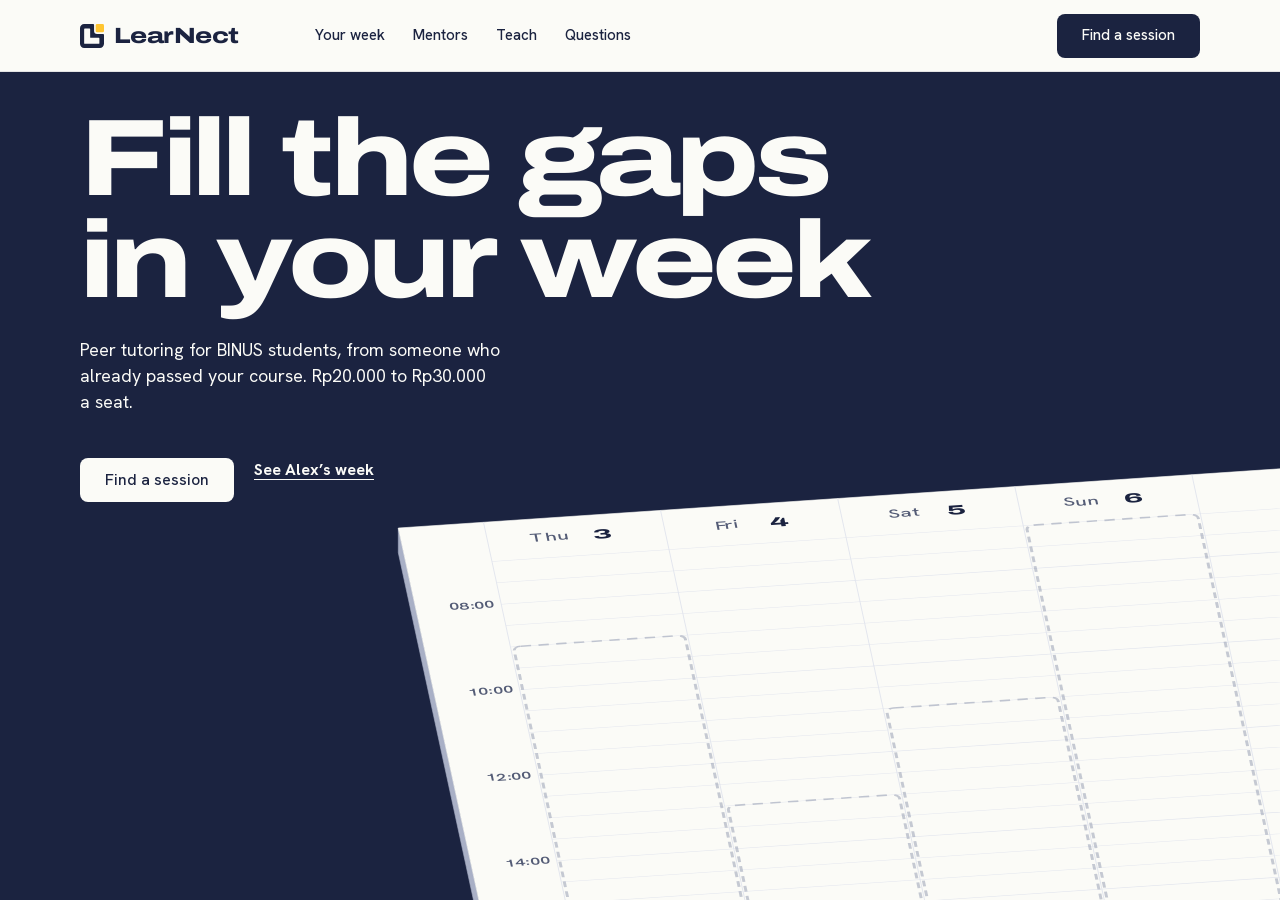
<file: index.html>
<!doctype html>
<html lang="en">
<head>
<meta charset="utf-8">
<meta name="viewport" content="width=device-width, initial-scale=1">
<title>LearNect</title>
<meta http-equiv="refresh" content="0; url=website/">
<link rel="canonical" href="website/">
</head>
<body><p><a href="website/">Open LearNect</a></p></body>
</html>
</file>
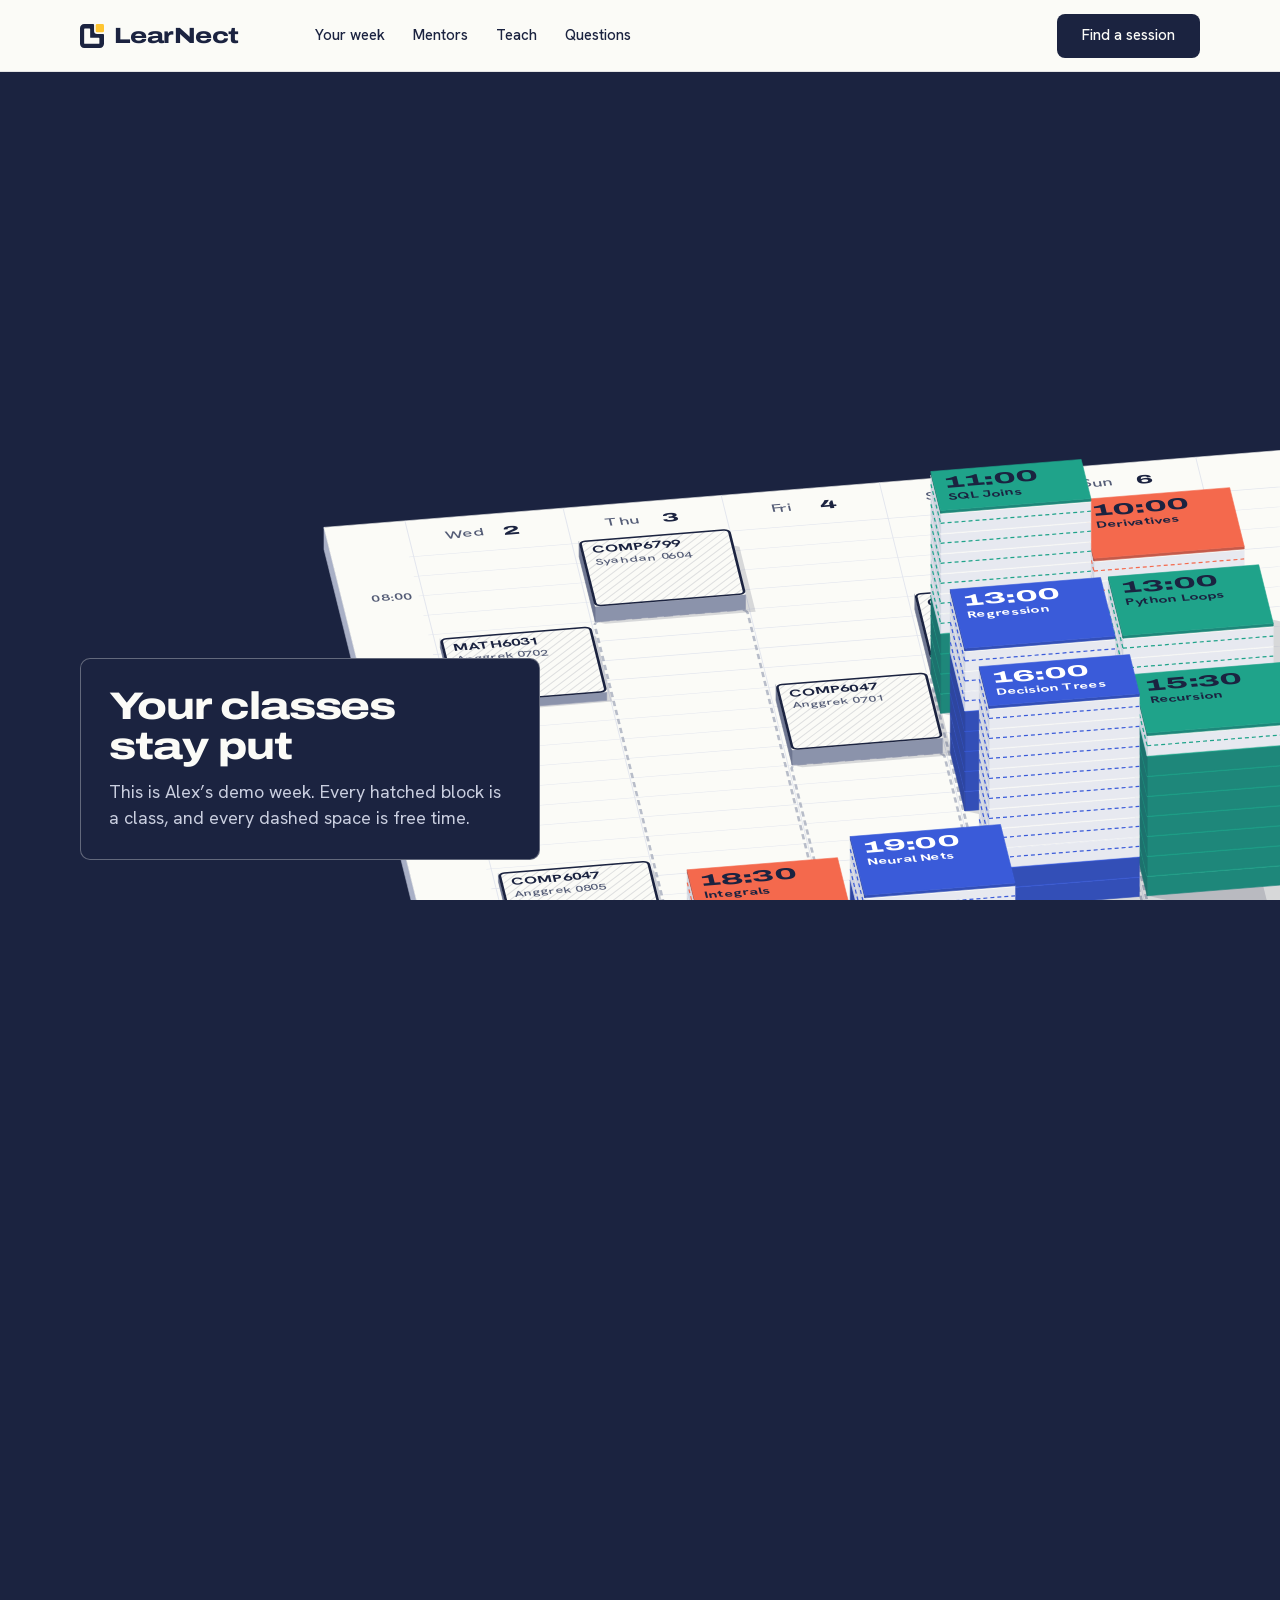
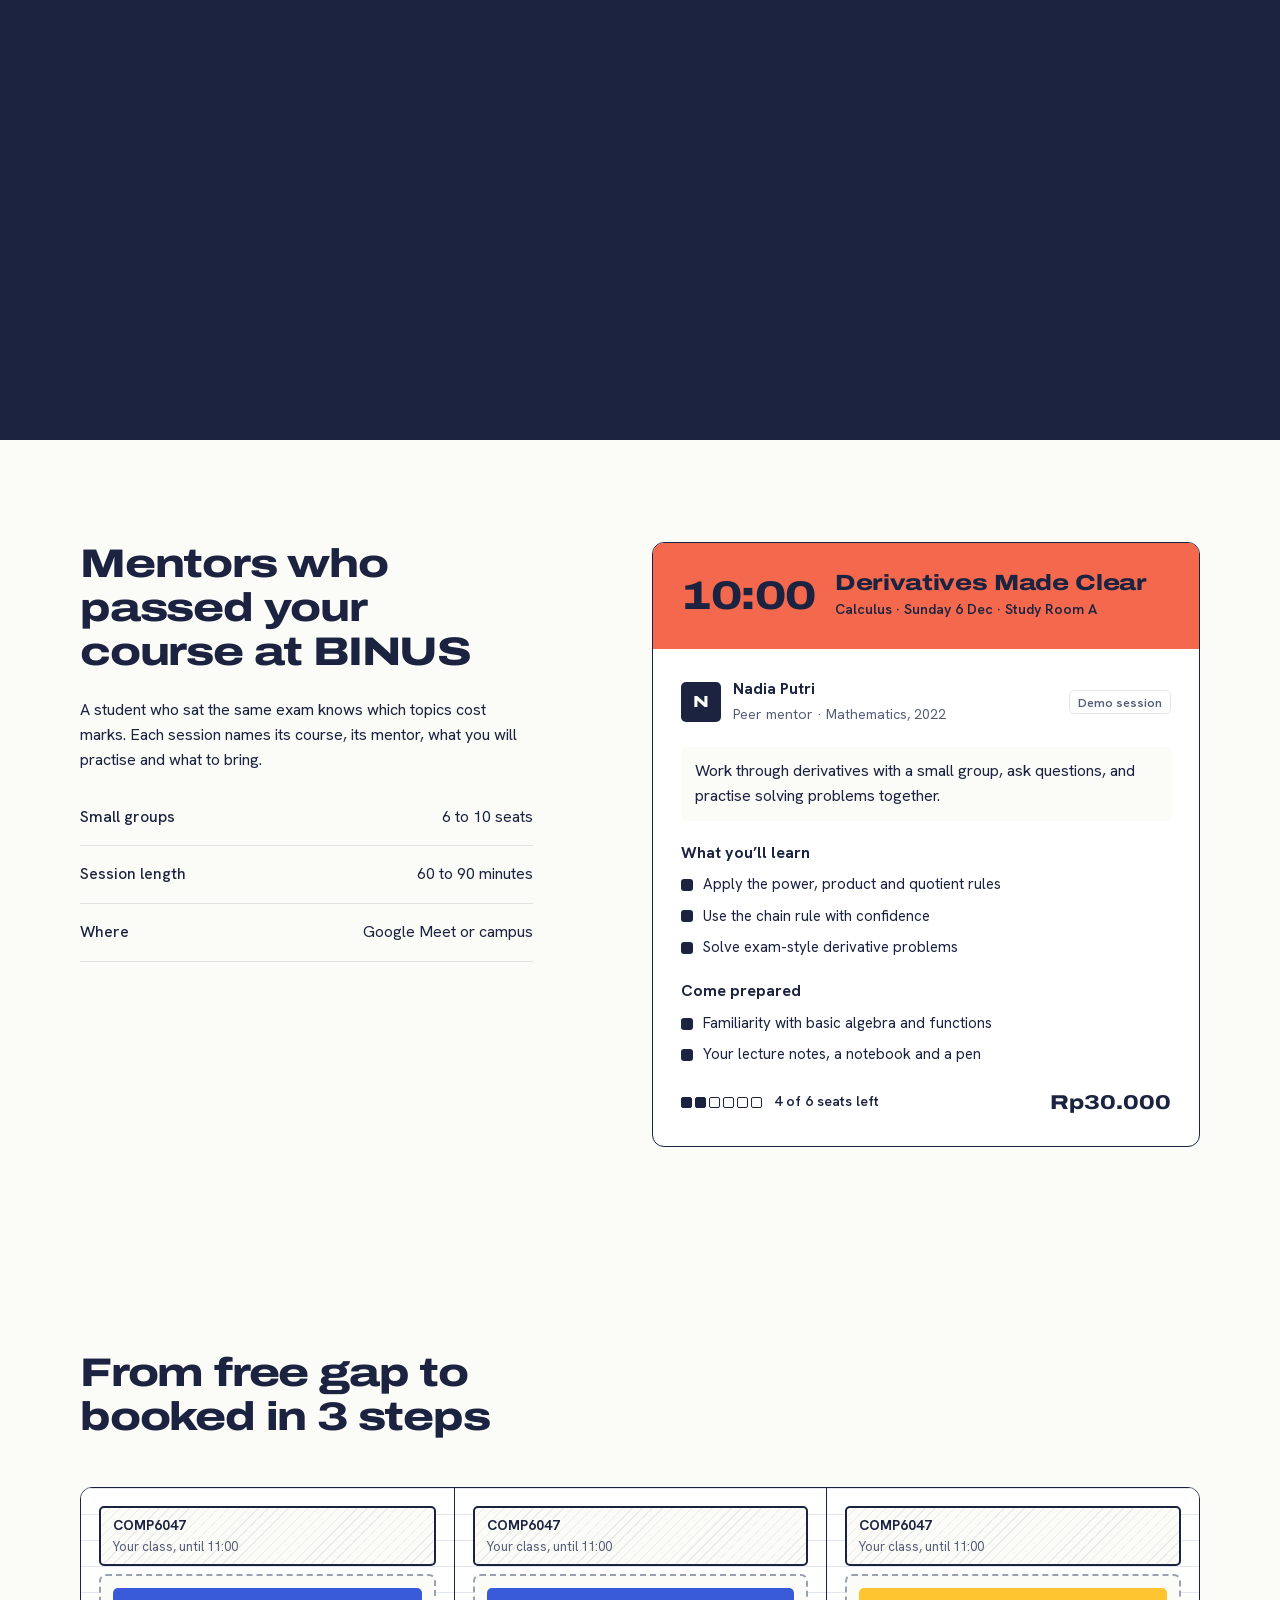
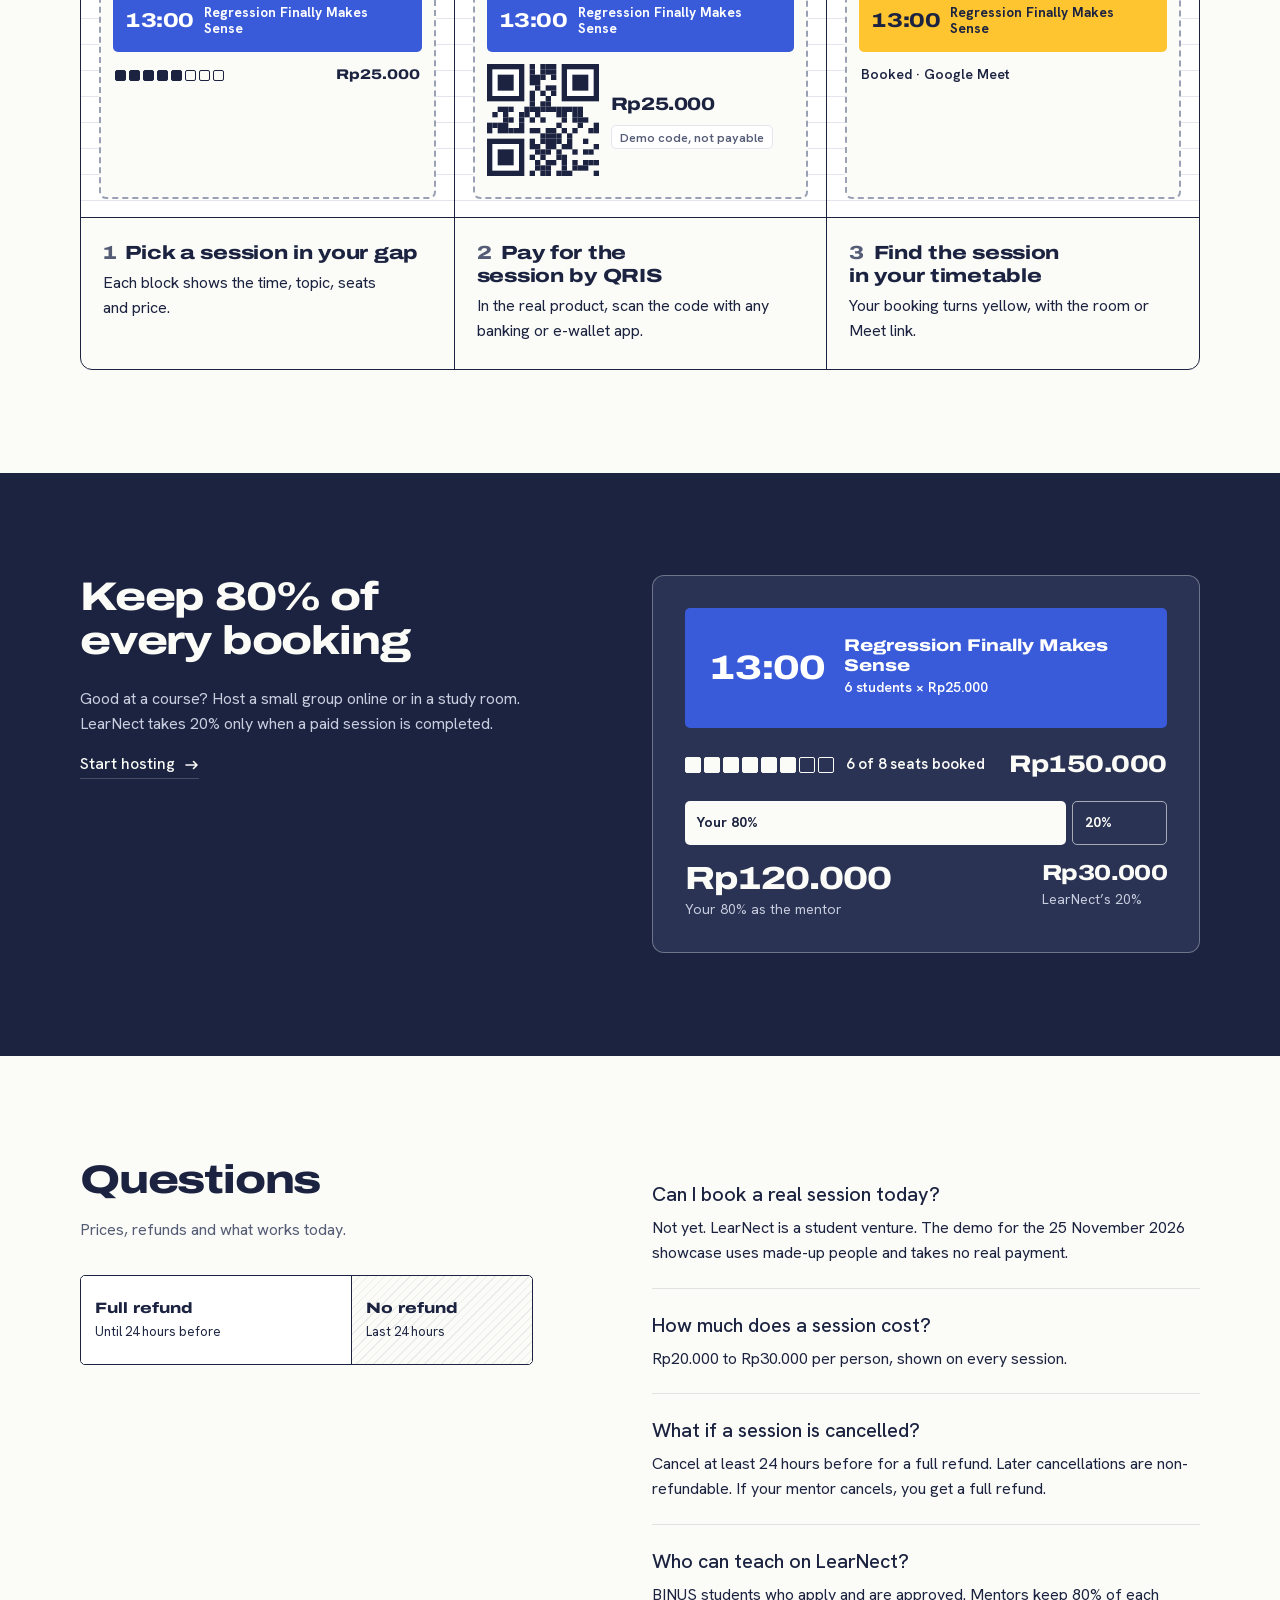
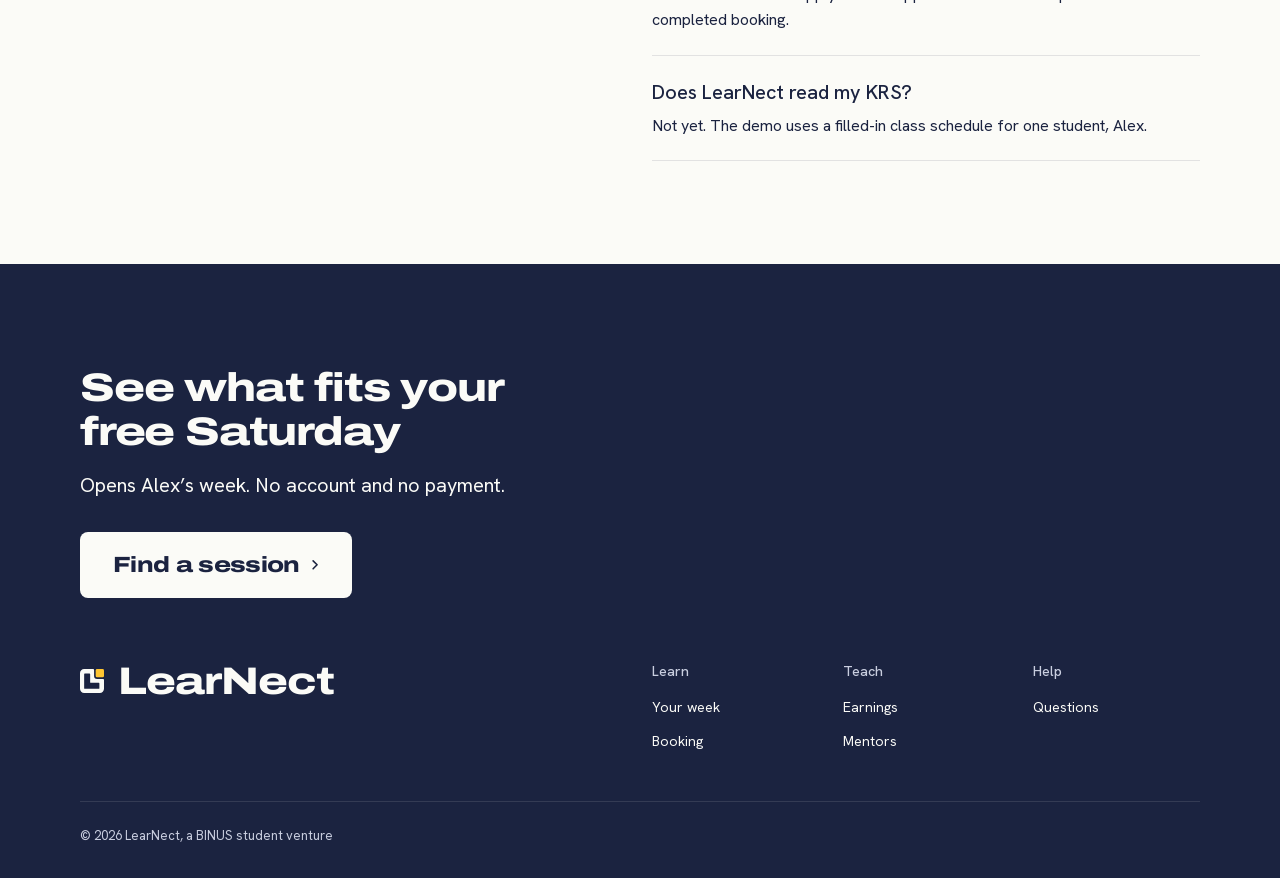
<file: website/index.html>
<!doctype html>
<html lang="en" data-type="software" data-radius="soft" data-ground="sky" data-buttons="solid" data-motion>
<head>
<meta charset="utf-8">
<meta name="viewport" content="width=device-width, initial-scale=1, viewport-fit=cover">
<title>LearNect: peer tutoring for BINUS students</title>
<meta name="description" content="Book small-group sessions with BINUS students who already passed your course, in the free gaps between your classes, from Rp20.000 a seat.">
<meta property="og:type" content="website">
<meta property="og:title" content="LearNect: peer tutoring for BINUS students">
<meta property="og:description" content="Small-group sessions from students who passed your course, placed in the free gaps of your week.">
<meta property="og:image" content="https://jerdut330.github.io/learnect/website/share.jpg">
<meta name="twitter:card" content="summary_large_image">
<link rel="icon" href="favicon.svg?v=2" type="image/svg+xml">
<link rel="apple-touch-icon" href="apple-touch-icon.png?v=2">
<meta name="theme-color" content="#FBFBF7">
<link rel="canonical" href="https://jerdut330.github.io/learnect/website/">
<meta name="site-kind" content="software">
<meta name="page-type" content="software">
<link rel="preload" href="assets/brand/fonts/archivo-wdth-latin.woff2" as="font" type="font/woff2" crossorigin>
<link rel="stylesheet" href="assets/system.css">
<link rel="stylesheet" href="assets/ui/cards.css">
<link rel="stylesheet" href="assets/motion/motion.css">
<link rel="stylesheet" href="assets/backgrounds/backgrounds.css">
<link rel="stylesheet" href="assets/layout/layout.css">
<link rel="stylesheet" href="assets/moments/counter-rolls/moment.css">
<link rel="stylesheet" href="css/site.css">
<link rel="stylesheet" href="css/grand.css?v=8">
<script>document.documentElement.classList.add('m-enter');setTimeout(()=>document.documentElement.classList.add('m-enter-done'),700)</script>
<script src="assets/backgrounds/backgrounds.js"></script>
<script>if(!matchMedia('(prefers-reduced-motion: reduce)').matches)document.documentElement.classList.add('grand-live')</script>
<script>document.documentElement.classList.add('mo-js');setTimeout(()=>document.documentElement.classList.add('mo-safe'),2500)</script>
<link rel="modulepreload" href="assets/moments/moments.js">
<link rel="modulepreload" href="assets/moments/lib.js">
<link rel="modulepreload" href="assets/moments/counter-rolls/moment.js">
</head>
<!-- type: software
     deal: hero collage, nav nav-mega, close close-type, footer footer-dark, rhythm dark-band, buttons solid, mark client's Notched Tile
     palette and type: the client's own (DESIGN.md, Class Timetable), in place of the dealt ones
     moments: counter-rolls in #teach -->
<body>
<header class="nav">
  <div class="wrap nav__bar">
    <a class="skip-link" href="#top">Skip to content</a>
    <a class="nav__logo" href="#top"><img class="ln-logo" src="assets/brand/logo.svg?v=2" alt="" width="28" height="28">LearNect</a>
    <nav class="nav__links" aria-label="Main">
      <div class="nav__item"><a class="nav__link" href="#week">Your week</a></div>
      <div class="nav__item"><a class="nav__link" href="#mentors">Mentors</a></div>
      <div class="nav__item"><a class="nav__link" href="#teach">Teach</a></div>
      <div class="nav__item"><a class="nav__link" href="#questions">Questions</a></div>
    </nav>
    <div class="nav__actions">
      <a class="btn btn--primary" href="app/">Find a session</a>
    </div>
    <button class="nav__toggle" type="button" aria-expanded="false" aria-label="Menu">
      <svg width="18" height="18" viewBox="0 0 18 18" aria-hidden="true"><path d="M2 5h14M2 13h14" stroke="currentColor" stroke-width="1.6" stroke-linecap="round"/></svg>
    </button>
  </div>
</header>

<main id="top">
  <section class="grand" data-grand aria-labelledby="hero-h">
    <div class="grand__stage">
      <canvas aria-hidden="true"></canvas>
      <div class="beat beat--hero is-on" data-from="0" data-to="0.095">
        <h1 id="hero-h" class="grand__title">Fill the gaps in your week</h1>
        <p class="grand__lead">Peer tutoring for BINUS students, from someone who already passed your course. Rp20.000 to Rp30.000 a seat.</p>
        <div class="grand__actions">
          <a class="btn btn--primary" href="app/">Find a session</a>
          <a class="grand__see" href="#week">See Alex’s week</a>
        </div>
      </div>
      <div class="beat" data-from="0.1" data-to="0.25">
        <h2>Your classes stay put</h2>
        <p>This is Alex’s demo week. Every hatched block is a class, and every dashed space is free time.</p>
      </div>
      <div class="beat" data-from="0.29" data-to="0.43">
        <h2>Sessions rise in the free time</h2>
        <p>Each tower is one peer session. Each floor is a seat: solid when taken, dashed when open.</p>
      </div>
      <div class="beat" data-from="0.47" data-to="0.59">
        <h2>Regression, Saturday 13:00</h2>
        <p>Kevin teaches it online, after your class ends at 11:00. Rp25.000 a seat.</p>
        <div class="beat__seats"><span class="cells" aria-hidden="true"><i class="f"></i><i class="f"></i><i class="f"></i><i class="f"></i><i class="f"></i><i></i><i></i><i></i></span>3 of 8 seats left</div>
      </div>
      <div class="beat" data-from="0.6" data-to="0.74">
        <h2>Pay by QRIS and your seat drops in</h2>
        <p>Yellow means it’s yours. In this demo, no money is charged.</p>
        <div class="beat__seats"><span class="cells" aria-hidden="true"><i class="f"></i><i class="f"></i><i class="f"></i><i class="f"></i><i class="f"></i><i class="f me"></i><i></i><i></i></span>Your seat is booked, 2 left</div>
      </div>
      <div class="beat beat--final" data-from="0.84" data-to="1">
        <div><h2>Back to your real timetable</h2><p>The same week, laid flat, with your seat in yellow.</p></div>
        <a class="btn btn--primary" href="app/">Find a session</a>
      </div>
      <div class="grand__live" data-grand-live></div>
    </div>
  </section>

  <section class="section" id="week" aria-labelledby="week-h">
    <div class="wrap">
      <div class="grid week-head">
        <h2 class="span-5" id="week-h">Sessions that fit between your classes</h2>
        <div class="span-6 start-7">
          <p>Your classes stay in place. Sessions that fit appear between them, so you can see what works before you pay. Pick a block to open it.</p>
        </div>
      </div>
      <div class="ui ui-week wk fill" id="wk" data-week>
        <div class="wk__main">
          <div class="wk__bar"><b>Alex’s week</b><span data-ln-week>Demo · 23 to 29 Nov</span>
            <span class="wk__key"><i class="cobalt"></i>Machine Learning<i class="tomato"></i>Calculus<i class="teal"></i>Programming<i class="sun"></i>Booked<i class="k-class"></i>Class</span>
          </div>
          <div class="wk__grid" data-week-grid></div>
          <div class="wd" data-week-day></div>
        </div>
        <aside class="wk__pane" data-week-pane aria-live="polite"></aside>
      </div>
    </div>
  </section>

  <section class="section" id="mentors" aria-labelledby="mentors-h">
    <div class="wrap">
      <div class="grid grid--top mentors">
        <div class="span-5 mentors__text">
          <h2 id="mentors-h">Mentors who passed your course at BINUS</h2>
          <p>A student who sat the same exam knows which topics cost marks. Each session names its course, its mentor, what you will practise and what to bring.<span class="only-phone"> Starting around Kemanggisan, Alam Sutera, Bekasi and Senayan.</span></p>
          <ul class="rows mentors__rows">
            <li><span class="rows__name">Small groups</span><span class="rows__value">6 to 10 seats</span></li>
            <li><span class="rows__name">Session length</span><span class="rows__value">60 to 90 minutes</span></li>
            <li><span class="rows__name">Where</span><span class="rows__value">Google Meet or campus</span></li>
          </ul>
        </div>
        <div class="span-6 start-7 sheet" role="img" aria-label="A session page: Derivatives Made Clear with mentor Nadia, Sunday at 10:00 in Study Room A, four of six seats left">
          <div class="sheet__band tomato"><b class="ln-time">10:00</b><div><strong>Derivatives Made Clear</strong><span>Calculus · <span data-ln-day="6">Sunday 29 Nov</span> · Study Room A</span></div></div>
          <div class="sheet__body">
            <div class="sheet__who"><span class="sheet__av">N</span><div><b>Nadia Putri</b><span>Peer mentor · Mathematics, 2022</span></div><em class="demo-tag">Demo session</em></div>
            <p class="sheet__quote">Work through derivatives with a small group, ask questions, and practise solving problems together.</p>
            <div class="sheet__learn"><b>What you’ll learn</b>
              <span><i></i>Apply the power, product and quotient rules</span>
              <span><i></i>Use the chain rule with confidence</span>
              <span><i></i>Solve exam-style derivative problems</span>
            </div>
            <div class="sheet__learn sheet__prep"><b>Come prepared</b>
              <span><i></i>Familiarity with basic algebra and functions</span>
              <span><i></i>Your lecture notes, a notebook and a pen</span>
            </div>
            <div class="sheet__foot"><span class="cells"><i class="f"></i><i class="f"></i><i></i><i></i><i></i><i></i></span><span>4 of 6 seats left</span><b>Rp30.000</b></div>
          </div>
        </div>
      </div>
    </div>
  </section>

  <section class="section" id="booking" aria-labelledby="booking-h">
    <div class="wrap">
      <div class="section-head"><h2 id="booking-h">From free gap to booked in 3 steps</h2></div>
      <ol class="flow" data-visual>
        <li class="flow__step">
          <div class="flow__vis" role="img" aria-label="Regression at 13:00, in its course colour, selected in the free gap after a class">
            <div class="flow__class"><b>COMP6047</b><span>Your class, until 11:00</span></div>
            <div class="flow__gap">
              <div class="ln-mini cobalt is-picked"><b class="ln-time">13:00</b><span>Regression Finally Makes Sense</span></div>
              <div class="flow__line"><span class="cells" aria-hidden="true"><i class="f"></i><i class="f"></i><i class="f"></i><i class="f"></i><i class="f"></i><i></i><i></i><i></i></span><b>Rp25.000</b></div>
            </div>
          </div>
          <h3><span class="flow__n">1</span> Pick a session in your gap</h3>
          <p>Each block shows the time, topic, seats and price.</p>
        </li>
        <li class="flow__step">
          <div class="flow__vis" role="img" aria-label="The same session with a demo QRIS code for Rp25.000. The code is not payable.">
            <div class="flow__class"><b>COMP6047</b><span>Your class, until 11:00</span></div>
            <div class="flow__gap">
              <div class="ln-mini cobalt"><b class="ln-time">13:00</b><span>Regression Finally Makes Sense</span></div>
              <div class="flow__qr"><div data-qr></div><div><b class="ln-time">Rp25.000</b><em class="demo-tag">Demo code, not payable</em></div></div>
            </div>
          </div>
          <h3><span class="flow__n">2</span> Pay for the session by QRIS</h3>
          <p>In the real product, scan the code with any banking or e-wallet app.</p>
        </li>
        <li class="flow__step">
          <div class="flow__vis" role="img" aria-label="The same session, now yellow and booked in the free gap">
            <div class="flow__class"><b>COMP6047</b><span>Your class, until 11:00</span></div>
            <div class="flow__gap">
              <div class="ln-mini sun"><b class="ln-time">13:00</b><span>Regression Finally Makes Sense</span></div>
              <div class="flow__line"><span>Booked · Google Meet</span></div>
            </div>
          </div>
          <h3><span class="flow__n">3</span> Find the session in your timetable</h3>
          <p>Your booking turns yellow, with the room or Meet link.</p>
        </li>
      </ol>
    </div>
  </section>

  <section class="section ground-inverse" id="teach" aria-labelledby="teach-h">
    <div class="wrap">
      <div class="grid grid--top teach">
        <div class="span-5">
          <h2 id="teach-h">Keep 80% of every booking</h2>
          <p class="teach__lead">Good at a course? Host a small group online or in a study room. LearNect takes 20% only when a paid session is completed.</p>
          <a class="link" href="app/#host">Start hosting</a>
        </div>
        <div class="span-6 start-7 ledger" role="img" aria-label="Example: six students at Rp25.000 is Rp150.000. The mentor keeps Rp120.000 and LearNect takes Rp30.000.">
          <div class="ledger__blk"><b class="ln-time">13:00</b><div><strong>Regression Finally Makes Sense</strong><span>6 students × Rp25.000</span></div></div>
          <div class="ledger__seats" aria-hidden="true"><span class="cells"><i class="f"></i><i class="f"></i><i class="f"></i><i class="f"></i><i class="f"></i><i class="f"></i><i></i><i></i></span><span>6 of 8 seats booked</span><b class="ln-time">Rp150.000</b></div>
          <div class="ledger__split" aria-hidden="true"><span class="is-you">Your 80%</span><span class="is-us">20%</span></div>
          <div class="ledger__sum" data-moment="counter-rolls">
            <div class="stat"><p class="t-stat">Rp120.000</p><p class="t-small">Your 80% as the mentor</p></div>
            <div class="stat"><p class="t-stat">Rp30.000</p><p class="t-small">LearNect’s 20%</p></div>
          </div>
        </div>
      </div>
    </div>
  </section>

  <section class="section" id="questions" aria-labelledby="questions-h">
    <div class="wrap">
      <div class="grid grid--top">
        <div class="span-5 stack-4">
          <h2 id="questions-h">Questions</h2>
          <p class="muted">Prices, refunds and what works today.</p>
          <div class="refund" role="img" aria-label="Refund rule: cancel until 24 hours before the session for a full refund; in the last 24 hours there is no refund.">
            <span class="refund__ok"><b>Full refund</b>Until 24 hours before</span>
            <span class="refund__no"><b>No refund</b>Last 24 hours</span>
          </div>
        </div>
        <div class="span-6 start-7 faq">
          <div class="faq__item"><h3>Can I book a real session today?</h3><p>Not yet. LearNect is a student venture. The demo for the 25 November 2026 showcase uses made-up people and takes no real payment.</p></div>
          <div class="faq__item"><h3>How much does a session cost?</h3><p>Rp20.000 to Rp30.000 per person, shown on every session.</p></div>
          <div class="faq__item"><h3>What if a session is cancelled?</h3><p>Cancel at least 24 hours before for a full refund. Later cancellations are non-refundable. If your mentor cancels, you get a full refund.</p></div>
          <div class="faq__item faq__item--wide"><h3>Who can teach on LearNect?</h3><p>BINUS students who apply and are approved. Mentors keep 80% of each completed booking.</p></div>
          <div class="faq__item"><h3>Does LearNect read my KRS?</h3><p>Not yet. The demo uses a filled-in class schedule for one student, Alex.</p></div>
        </div>
      </div>
    </div>
  </section>
</main>

<footer class="footer closing footer--dark ground-inverse" id="contact" aria-labelledby="close-h">
  <div class="wrap">
    <div class="closing__cta close--type">
      <div class="section-head">
        <h2 id="close-h">See what fits your free Saturday</h2>
        <p>Opens Alex’s week. No account and no payment.</p>
      </div>
      <a class="btn btn--primary btn--xl" href="app/">Find a session<svg class="m-arrow" viewBox="0 0 12 12" aria-hidden="true"><path class="m-arrow__stem" d="M1 6h8"/><path class="m-arrow__head" d="M4.5 2.5 8 6l-3.5 3.5"/></svg></a>
    </div>
    <div class="closing__links">
      <div class="grid">
        <div class="span-4 stack-4">
          <a class="nav__logo footer__name" href="#top"><img class="ln-logo" src="assets/brand/logo-on-navy.svg?v=2" alt="" width="44" height="44">LearNect</a>
        </div>
        <div class="span-2 start-7 footer__col"><h3>Learn</h3><ul><li><a href="#week">Your week</a></li><li><a href="#booking">Booking</a></li></ul></div>
        <div class="span-2 footer__col"><h3>Teach</h3><ul><li><a href="#teach">Earnings</a></li><li><a href="#mentors">Mentors</a></li></ul></div>
        <div class="span-2 footer__col"><h3>Help</h3><ul><li><a href="#questions">Questions</a></li></ul></div>
      </div>
      <div class="footer__legal"><span>&copy; 2026 LearNect, a BINUS student venture</span></div>
    </div>
  </div>
</footer>

<script src="../demo/js/data.js?v=9"></script>
<script src="js/week.js?v=3"></script>
<script src="js/grand.js?v=14"></script>
<script type="module" src="assets/system.js"></script>
<script type="module" src="assets/motion/motion.js"></script>
<script type="module" src="assets/layout/layout.js"></script>
</body>
</html>
</file>
<file: website/assets/system.css>
/*
  taste-skill system.css - the one system for the page. Link it first, then assets/ui/cards.css (the
  feature card, its panel and the fragment placements), then set the palette (--p-*), the fonts and
  the radius set on :root in the page (node scripts/start.mjs prints that block).
  Do not add a second grid, spacing scale, type scale, radius scale, button or card style.
*/

/* ---------------------------------------------------------------- tokens */
:root {
  /* palette (hex only; fx.js reads --bg --surface --ink --muted --accent --accent-ink) */
  --p-bg: #ffffff;
  --p-surface: #f4f4f4;
  --p-ink: #111111;
  --p-muted: #6b6b6b;
  --p-accent: #1a4be0;
  --p-accent-ink: #ffffff;
  --p-action: #1a4be0;      /* buttons, links, focus: the accent, or the ink when the accent is too pale */
  --p-action-ink: #ffffff;
  --p-inv-bg: #111111;
  --p-inv-surface: #1c1c1c;
  --p-inv-ink: #f4f4f4;
  --p-inv-muted: #a3a3a3;
  --p-inv-accent: #ffffff;
  --p-inv-accent-ink: #111111;
  --p-inv-action: #ffffff;
  --p-inv-action-ink: #111111;
  /* the lit ground behind UI and in the closing band (references/cards.md), one per page, tech pages only
     (none on kind other, which is flat): <html data-ground="sand|sky|sage|painting">. system.js gives it to every ground
     that holds UI, on light and dark pages alike; --hue on one panel changes only its accent */
  --ground-bg: #d9ccb7; --ground-surface: #e9e0d2; --ground-ink: #2a2622; --ground-muted: #5a534a; --ground-accent: #a8794a;

  /* fonts */
  --font-display: system-ui, -apple-system, "Segoe UI", sans-serif;
  --font-text: system-ui, -apple-system, "Segoe UI", sans-serif;
  --font-mono: ui-monospace, "SFMono-Regular", Menlo, Consolas, monospace;
  --display-weight: 400;    /* headlines 400; 500 on a tech page (software, gaming, hardware) */
  --display-tracking: -0.025em;

  /* the page rhythm (references/layout-v4.md): one section per screen. The header is fixed and
     --nav tall; every section is padded --padt above and --padb (plus the phone action bar, --bar)
     below, and is exactly one or two screens tall (--h: 1 or 2; --hm on a phone). The hero's words
     start --hgap under the header and its content ends --hpadb above the fold. */
  --nav: 72px;
  --padt: 120px;
  --padb: 72px;
  --hgap: 48px;
  --hpadb: 64px;
  --bar: 0px;
  /* grid: one .wrap (alias .container) for the header, every section and the footer, the same
     --gut on both sides: 1280 wide at x 80-1360 at 1440, 342 at x 24-366 at 390 */
  --container: 1280px;
  --gut: 80px;
  --pad: var(--gut);
  --gutter: 24px;

  /* spacing: 4/8 scale */
  --s-1: 4px;  --s-2: 8px;  --s-3: 12px; --s-4: 16px; --s-5: 24px;
  --s-6: 32px; --s-7: 48px; --s-8: 64px; --s-9: 96px; --s-10: 128px;
  --section: 40px;      /* only a .section outside main (the kit's demo pages); every main > section and
                           footer.closing take --padt and --padb */
  --section-band: 56px; /* the same for an older footer outside footer.closing */
  --head-gap: 48px;     /* the one heading-to-content gap, 32 on a phone (layout.css reads it as --ly-head-gap) */
  --card-pad: 16px;     /* card padding (cards.css sets its own for cards with a panel) */
  --card-gap: 16px;     /* gap between cards */

  /* type scale (the only sizes on the page) */
  --t-label: 13px;
  --t-small: 14px;
  --t-body: 16px;
  --t-lead: 18px;
  --t-card: 18px;
  --t-h3: 24px;
  /* straight lines from the phone size at 390 to the desktop size at 1440 (system.md's table) */
  --t-h2: clamp(30px, 1.72vw + 23.3px, 48px);
  --t-h1: clamp(38px, 3.24vw + 25.4px, 72px);
  /* a big number stays a step under the h2 (VI-11): 38 at 1440, 28 at 390, so it never reads as a
     section heading; a stats row and a price set their own, smaller still */
  --t-stat: clamp(28px, .952vw + 24.29px, 38px);

  /* radius: one scale (soft by default; data-radius on <html> switches it) */
  --r-sm: 8px;  --r-md: 12px; --r-lg: 20px; --r-btn: 8px;

  /* controls (fixed here; a page never adds its own) */
  --btn-h: 44px;
  --btn-h-sm: 36px;
  --nav-h: var(--nav);  /* the older name, kept for the kit's files */
  --icon: 16px;         /* small icons: socials, menu chevrons, mono brand marks */

  /* motion: the one UI ease-out (motion.css --m-ease and ui/base.css --u-ease read it; references/motion.md) */
  --ease: cubic-bezier(.2, .8, .2, 1);
  --dur: 180ms;
}
html[data-radius="sharp"] { --r-sm: 4px; --r-md: 6px;  --r-lg: 8px;  --r-btn: 4px; }
html[data-radius="soft"]  { --r-sm: 8px; --r-md: 12px; --r-lg: 20px; --r-btn: 8px; }
html[data-radius="round"] { --r-sm: 10px; --r-md: 16px; --r-lg: 24px; --r-btn: 999px; }
/* the four lit grounds (references/cards.md); sand is the default above. painting goes with
   painterly-landscape (x.ai's daylight sky over olive hills) */
html[data-ground="sky"]      { --ground-bg: #c6d3df; --ground-surface: #d6e0e9; --ground-ink: #25303a; --ground-muted: #4d5964; --ground-accent: #3f6a92; }
html[data-ground="sage"]     { --ground-bg: #cdd6c6; --ground-surface: #dce3d6; --ground-ink: #262d24; --ground-muted: #535b51; --ground-accent: #6c8e63; }
html[data-ground="painting"] { --ground-bg: #79a8d6; --ground-surface: #a6c4e2; --ground-ink: #16212c; --ground-muted: #273949; --ground-accent: #9c9b3c; }
/* cards.css takes its card and panel radii from this scale */
html[data-radius] .card { --c-r: var(--r-lg); }
html[data-radius] .panel { --p-r: var(--r-md); }

/* a phone: the header 56, the sections padded 96 / 48, the hero's words 40 under the header and its
   content ending 24 above the fold, 24 at both sides, 12 between columns */
@media (max-width: 639px) {
  :root { --nav: 56px; --padt: 96px; --padb: 48px; --hgap: 40px; --hpadb: 24px; --gut: 24px; --gutter: 12px; --card-gap: 12px; --head-gap: 32px; }
}
@media (min-width: 640px) {
  :root { --gut: 48px; --section: 48px; --section-band: 72px; --card-pad: 24px; }
}
@media (min-width: 1024px) {
  :root { --gut: 80px; --section: 56px; --section-band: 96px; --card-gap: 24px;
          --t-lead: 20px; --t-card: 20px; --t-h3: 28px; }
  /* a place (and a local service): the 1200 column at x 120-1320 */
  html[data-type="place"] { --gut: 120px; --container: 1200px; }
}
/* a place (VI-06, ST-96, PH-23): its own smaller type (h1 48/53 and 32/37, h2 32/40 and 24/30, titles
   and the sub-line 20 and 18), the Recipe 3 hero's gap under its photograph (40, 24 on a phone),
   square photographs and cards and 2px buttons, whatever data-radius and data-buttons say */
:root[data-type="place"] {
  --hgap: 40px;
  --t-h1: clamp(32px, 1.524vw + 26.06px, 48px);
  --t-h2: clamp(24px, .762vw + 21px, 32px);
  --t-h3: clamp(20px, .381vw + 18.51px, 24px);
  --r-sm: 2px; --r-md: 0px; --r-lg: 0px; --r-btn: 2px;
}
:root[data-type="place"] :is(h1, .t-h1) { line-height: 1.104; }
:root[data-type="place"] :is(h2, .t-h2) { line-height: 1.25; }
@media (max-width: 639px) {
  :root[data-type="place"] { --hgap: 24px; }
  :root[data-type="place"] :is(h1, .t-h1) { line-height: 1.156; }
}

/* ---------------------------------------------------------------- grounds (at most three) */
:root, .ground-base {
  --bg: var(--p-bg); --surface: var(--p-surface); --ink: var(--p-ink); --muted: var(--p-muted);
  --accent: var(--p-accent); --accent-ink: var(--p-accent-ink); --card: var(--p-surface);
  --action: var(--p-action); --action-ink: var(--p-action-ink);
}
.ground-surface {
  --bg: var(--p-surface); --surface: var(--p-bg); --ink: var(--p-ink); --muted: var(--p-muted);
  --accent: var(--p-accent); --accent-ink: var(--p-accent-ink); --card: var(--p-bg);
  --action: var(--p-action); --action-ink: var(--p-action-ink);
}
.ground-inverse {
  --bg: var(--p-inv-bg); --surface: var(--p-inv-surface); --ink: var(--p-inv-ink); --muted: var(--p-inv-muted);
  --accent: var(--p-inv-accent); --accent-ink: var(--p-inv-accent-ink); --card: var(--p-inv-surface);
  --action: var(--p-inv-action); --action-ink: var(--p-inv-action-ink);
}
:root, .ground-base, .ground-surface, .ground-inverse {
  --line: color-mix(in oklab, var(--ink) 11%, transparent);
  --line-strong: color-mix(in oklab, var(--ink) 20%, transparent);
  /* effects (fx.js) and UI fragments (assets/ui) take the colours of the ground they sit on */
  --fx-bg: var(--bg); --fx-surface: var(--surface); --fx-ink: var(--ink); --fx-muted: var(--muted);
  --fx-accent: var(--accent); --fx-accent-ink: var(--accent-ink);
  --ui-font: var(--font-text); --ui-mono: var(--font-mono); --ui-radius: var(--r-md);
}
.ground-base, .ground-surface, .ground-inverse { background: var(--bg); color: var(--ink); }

/* ---------------------------------------------------------------- base */
*, *::before, *::after { box-sizing: border-box; }
/* an anchor lands on the section's top (the judge's frame): the fixed header covers --nav of its --padt */
html { -webkit-text-size-adjust: 100%; scroll-padding-top: 0; scroll-behavior: auto; margin: 0; }
body {
  margin: 0; background: var(--bg); color: var(--ink);
  font: 400 var(--t-body)/1.55 var(--font-text);
  -webkit-font-smoothing: antialiased; text-rendering: optimizeLegibility; overflow-x: clip;
}
img, svg, video, canvas { display: block; max-width: 100%; }
/* hidden means hidden, also on an img the line above makes a block (a menu tab's photograph, a peek photograph) */
[hidden] { display: none !important; }
img, video { height: auto; }
a { color: inherit; text-decoration: none; }
button { font: inherit; color: inherit; }
h1, h2, h3, h4, p, ul, ol, figure, blockquote { margin: 0; }
ul, ol { padding: 0; list-style: none; }
h1, h2, h3, h4 {
  font-family: var(--font-display); font-weight: var(--display-weight);
  letter-spacing: var(--display-tracking); text-wrap: balance; overflow-wrap: break-word;
  /* a long word (a German compound at 390) breaks at a syllable with a hyphen, in the language of <html lang>;
     only words of 10 letters or more, 4 at least on each side, so a short English heading never breaks */
  hyphens: auto; -webkit-hyphens: auto; hyphenate-limit-chars: 10 4 4;
}
h1, .t-h1 { font-size: var(--t-h1); line-height: 1.04; }
h2, .t-h2 { font-size: var(--t-h2); line-height: 1.1; }
h3, .t-h3 { font-size: var(--t-h3); line-height: 1.2; }
h4, .t-card { font-family: var(--font-text); font-weight: 500; font-size: var(--t-card); line-height: 1.3; letter-spacing: -0.01em; }
p { text-wrap: pretty; }
.t-lead  { font-size: var(--t-lead); line-height: 1.5; }
.t-body  { font-size: var(--t-body); line-height: 1.55; }
.t-small { font-size: var(--t-small); line-height: 1.5; }
.t-label { font-size: var(--t-label); font-weight: 500; line-height: 1.4; letter-spacing: 0.01em; }
.t-stat  { font-family: var(--font-display); font-weight: var(--display-weight); font-size: var(--t-stat);
           line-height: 1; letter-spacing: var(--display-tracking); font-variant-numeric: tabular-nums; }
.muted { color: var(--muted); }
.mono  { font-family: var(--font-mono); }
.measure { max-width: 62ch; }
:focus-visible { outline: 2px solid var(--action); outline-offset: 2px; border-radius: 2px; }
::selection { background: color-mix(in oklab, var(--accent) 30%, transparent); }

/* ---------------------------------------------------------------- grid */
.wrap, .container { width: min(100% - 2 * var(--gut), var(--container)); margin-inline: auto; padding-inline: 0; }
.grid { display: grid; grid-template-columns: repeat(12, minmax(0, 1fr)); column-gap: var(--gutter); row-gap: var(--card-gap); }
.grid > * { min-width: 0; grid-column: 1 / -1; }
.section { padding-block: var(--section); }

/* ---------------------------------------------------------------- one section per screen
   The page is a stack of screens. Framed at scrollY = k x the screen height, a shot shows exactly one
   section: the hero alone on the first screen, every other section (and footer.closing, the close and
   the footer in one) exactly one or two screens tall, its h2 first, --padt under its top. Heights
   and padding do it: no pinning, snapping or script.
     <section class="section" id=".." style="--h: 2">     (2 screens; --hm sets a phone's count alone)
       <div class="wrap"> the h2 first, then the content </div>     (the one in-flow child)
     </section>
   A layer (a full-bleed photograph or ground behind the words) is an <img class="layer" aria-hidden="true">
   beside the .wrap. Content must fit: one screen holds 708px of content at 1440x900 (900 - 120 - 72),
   two hold 1,608 (the second screen's part starts --padt under its top with .g2). From 640 to 1279 a
   section keeps at least its screens and grows past them rather than overlap the next. */
main > :is(section, .section), footer.closing {
  position: relative; box-sizing: border-box;
  height: calc(var(--h, 1) * 100vh); height: calc(var(--h, 1) * 100svh);
  padding: var(--padt) 0 calc(var(--padb) + var(--bar));
}
main > :is(section, .section) > :is(.wrap, .container), footer.closing > .wrap { position: relative; z-index: 1; height: 100%; }
main > :is(section, .section) > :is(.wrap, .container):not(.grid) { display: flex; flex-direction: column; }
/* a .wrap that is the section's grid too (class="wrap grid"): its rows start at the top */
main > :is(section, .section) > :is(.wrap, .container).grid { align-content: start; }
/* .fill: the block that takes what the screen leaves under the heading (a photograph, a frame) */
main > :is(section, .section) > .wrap > .fill { flex: 1 1 0; min-height: 0; }
/* two screens as two groups: row 1 the h2 and the first group, row 2 the rest (no second h2), starting
   --padt under the second screen's top, so the second shot looks like any other section */
main > :is(section, .section).g2, footer.closing.g2 { --h: 2; }
main > :is(section, .section).g2 > :is(.wrap, .container), footer.closing.g2 > .wrap { display: grid; grid-template-rows: minmax(0, 1fr) minmax(0, 1fr); row-gap: calc(var(--padt) + var(--padb) + var(--bar)); }
main > :is(section, .section).g2 > :is(.wrap, .container) > *, footer.closing.g2 > .wrap > * { min-height: 0; align-self: start; }
main > :is(section, .section).g2 > :is(.wrap, .container) > :is(.group, .fill) { align-self: stretch; }
/* a group: one screen's part of a .g2 section (its h2 and first rows, or the rest) */
.group { display: flex; flex-direction: column; min-height: 0; }
/* each screen's card row runs down to that screen's foot (the cards stretch, their panels grow), so
   the second screen of a .g2 is never a short row over an empty ground; both rows end on the same line */
@media (min-width: 1024px) {
  main > :is(section, .section).g2 > .wrap > .grid:last-child,
  main > :is(section, .section).g2 > .wrap > .group > .grid:last-child { align-self: stretch; flex: 1 1 auto; min-height: 0; }
}
.group > .fill { flex: 1 1 0; min-height: 0; }
@media (min-width: 640px) and (max-width: 1279px) {
  main > :is(section, .section):not(.hero, .section--hero), footer.closing {
    height: auto; min-height: calc(var(--h, 1) * 100vh); min-height: calc(var(--h, 1) * 100svh);
  }
  /* the section is a column and its .wrap takes all of it, so a .fill (a photograph, a frame) still
     grows to the section's foot (a min-height percentage would not resolve, leaving it at its least) */
  /* :where() keeps it at no weight, so a page's own phone- or tablet-only hiding (section.desk-only { display: none }) wins */
  :where(main > :is(section, .section):not(.hero, .section--hero), footer.closing) { display: flex; flex-direction: column; }
  main > :is(section, .section):not(.hero, .section--hero) > :is(.wrap, .container), footer.closing > .wrap { flex: 1 0 auto; height: auto; min-height: 0; }
}
/* a phone: lvh (the screen with its bars hidden) for every section but the hero; --hm when stacking
   makes the content taller than the desktop count */
@media (max-width: 639px) {
  /* at least its screens, never less: content a screen cannot hold makes the section taller (the rhythm
     check then asks for --hm: 2 or less content); a fixed height would lay its last rows over the next
     section, the fault the phone shots showed most (a list under the closing heading and its button) */
  main > :is(section, .section):not(.hero, .section--hero), footer.closing {
    height: auto; min-height: calc(var(--hm, var(--h, 1)) * 100vh); min-height: calc(var(--hm, var(--h, 1)) * 100lvh);
  }
  /* one grid row at least the screens tall that grows with the .wrap's content: the .wrap is stretched to
     it, so its .fill and its two groups still share a definite height */
  /* (at no weight, as on the tablet: a page's own section.desk-only { display: none } still hides it) */
  :where(main > :is(section, .section):not(.hero, .section--hero):has(> :is(.wrap, .container)), footer.closing) {
    display: grid; grid-template-columns: minmax(0, 1fr); grid-template-rows: 1fr; grid-auto-rows: auto;
  }
  main > :is(section, .section):not(.hero, .section--hero) > :is(.wrap, .container), footer.closing > .wrap { height: auto; }
  main > :is(section, .section).g2m, footer.closing.g2m { --hm: 2; }
  main > :is(section, .section).g2m > :is(.wrap, .container), footer.closing.g2m > .wrap { display: grid; grid-template-rows: minmax(0, 1fr) minmax(0, 1fr); row-gap: calc(var(--padt) + var(--padb) + var(--bar)); }
  /* stacked in one, the two groups keep the open cards' 32px, so the first group's last panel never meets
     the next card's title */
  main > :is(section, .section).g2:not(.g2m) > :is(.wrap, .container) { display: flex; row-gap: var(--s-6); }
  /* what the two screens leave goes around the second group, so it opens below the header, not on the fold */
  main > :is(section, .section).g2:not(.g2m) > :is(.wrap, .container) > :last-child { margin-block: auto; }
  main > :is(section, .section).g2:not(.g2m) > :is(.wrap, .container) > * { align-self: stretch; }
}
/* a layer: the photograph or ground of a whole section, under its words, edge to edge */
main > :is(section, .section) > :is(img, video, canvas, picture).layer,
footer.closing > :is(img, video, canvas, picture).layer {
  position: absolute; inset: 0; z-index: 0; width: 100%; height: 100%; max-width: none; object-fit: cover; object-position: var(--pos, 50% 50%);
}
main > :is(section, .section) > picture.layer > img { width: 100%; height: 100%; object-fit: cover; }

/* the hero: exactly the first screen, the fixed header over its top. Its words start --hgap under the
   header (--photo adds a full-bleed photograph's height above them on a place); its content ends
   --hpadb above the fold, and nothing of the next section shows, at 1440, 1024, 820 and 390.
     <section class="hero hero--<type>"><div class="wrap"><div class="hero-text"> .. </div>[one strip]</div></section>
   .hero-text holds the whole composition (the words, and the picture or window beside or under them);
   one docked strip (logos, three facts) may follow it, at most 96px, desktop only. */
main > :is(.hero, .section--hero) {
  height: 100vh; height: 100svh; min-height: 0;
  padding: calc(var(--nav) + var(--photo, 0px) + var(--hgap)) 0 calc(var(--hpadb) + var(--bar));
}
:is(.hero, .section--hero) > .wrap { height: 100%; display: grid; grid-template-rows: minmax(0, 1fr) auto; row-gap: var(--s-7); }
:is(.hero, .section--hero) > .wrap > .hero-text { min-height: 0; }
/* a phone: the hero is at least the first screen and grows when a short phone (320x640) cannot hold its
   words, buttons and picture, so nothing of it lies over the next section or under the header */
@media (max-width: 639px) {
  main > :is(.hero, .section--hero) { height: auto; min-height: 100vh; min-height: 100svh; }
  main > :is(.hero, .section--hero):has(> :is(.wrap, .container)) { display: grid; grid-template-columns: minmax(0, 1fr); grid-template-rows: 1fr; grid-auto-rows: auto; }
  main > :is(.hero, .section--hero) > :is(.wrap, .container) { height: auto; }
}
:is(.hero, .section--hero) > .wrap > .hero-strip { grid-row: 2; max-height: 96px; }
@media (max-width: 639px) { :is(.hero, .section--hero) > .wrap > .hero-strip { display: none; } }
.section--hero .section-head { max-width: 860px; }
/* the starter's own hero (hero-split): the words on span-5 top-aligned, the picture on span-6 start-7
   as tall as the hero's content box (at most 716 at 1440x900); a phone stacks words, then the picture
   in what is left */
.hero-text.hero-split { height: 100%; align-items: stretch; }
.hero-split > .hero-copy { align-self: start; }
.hero-split > .hero-visual { position: relative; min-height: 0; height: 100%; }
@media (max-width: 1023px) {
  .hero-text.hero-split { display: flex; flex-direction: column; gap: var(--s-6); }
  .hero-split > .hero-visual { flex: 1 1 0; min-height: 200px; height: auto; }
}
.hero-copy > * + * { margin-top: var(--s-5); }
/* the h1 first in the words' column: its capitals start on the picture's top line, not the line box's
   (the leading above the capitals would put the words about 12px under the photograph's top) */
.hero-copy > h1:first-child { text-box: trim-start cap alphabetic; }
.hero-copy > .btn-row { margin-top: var(--s-6); }
/* three short facts at the foot of the words' column, on the picture's bottom line (no dead space
   under the buttons): <dl class="hero-facts"><div><dt>..</dt><dd>..</dd></div> x3</dl> */
@media (min-width: 1024px) {
  .hero-split > .hero-copy { height: 100%; display: flex; flex-direction: column; }
  .hero-split > .hero-copy > .hero-facts { margin-top: auto; }
}
.hero-facts { display: grid; grid-template-columns: repeat(3, minmax(0, 1fr)); gap: var(--s-5) var(--gutter); margin: 0; }
.hero-facts > div { display: grid; gap: var(--s-1); align-content: start; }
.hero-facts dt { font-size: var(--t-small); color: var(--muted); }
.hero-facts dd { margin: 0; font-weight: 500; }
@media (max-width: 1023px) { .hero-facts { display: none; } }
/* a notice line above the h1 (changed hours, a delivery cut-off): one line with a number, static,
   starting on the left line like the h1 under it */
.hero-notice { font-size: var(--t-small); font-weight: 500; color: var(--ink); }
.hero-notice b, .hero-notice strong { font-weight: 500; color: var(--accent); }
.hero-copy > .hero-notice + h1 { margin-top: var(--s-5); }

/* a phone: open tiles from a row of three or four (rooms, goods, beans) go two-up, an odd last one
   across the row, so a row of three fits one 844px screen (stacked one under another they need two) */
@media (max-width: 639px) {
  .grid > .tile:is(.span-3, .span-4) { grid-column: auto / span 6; }
  .grid > .tile:is(.span-3, .span-4):nth-child(odd of .tile):nth-last-child(1 of .tile) { grid-column: 1 / -1; }
  .grid > .tile:is(.span-3, .span-4) .tile__head { flex-wrap: wrap; gap: 0 var(--s-2); }
}
/* a phone: open cards (words on the ground, the panel under them) stacked one under another keep 32px
   between a panel's foot and the next card's title, so a title never reads as the panel's caption */
@media (max-width: 639px) { .grid:has(> .card--open) { row-gap: var(--s-6); } }
/* a phone stacks a two-screen section's four open tiles into its two screens: their panels take 180px (a wide
   crop), so the h2 and the first two tiles of two lines each end on the first screen and the four inside both,
   not a third of a screen past. A page that sets its group's own --p-h (#features .panel) sets its phone value
   too, as the starter does */
@media (max-width: 639px) { main > :is(section, .section).g2 .card--open > .panel { --p-h: 180px; } }
/* spans: desktop >= 1024. Tablet 640-1023: text cards on span-3 and span-6 go two-up; cards with a
   panel (a visual needs the width; the one exception is a span-6 pair, below)
   and everything else (split text and visuals, span-4 cards, span-5/7/8 blocks) take the full row, so a split stacks and no row is left half empty. Phone < 640: one column. */
@media (min-width: 640px) and (max-width: 1023px) {
  .grid > .card.span-3:not(:has(> .panel)), .grid > .card.span-6:not(:has(> .panel)) { grid-column: auto / span 6; }
  /* the one exception with a panel: a 2x2 (or a pair) of span-6 cards stays two-up from 720px (a panel
     of about 310px and more, wide enough for a kit fragment), so four cards take one or two screens
     at 768-820 instead of a card per row (four stacked panels run past two screens). Split cards and
     every other span keep the full row. Under 720 a card per row. */
  @media (min-width: 720px) {
    .grid > .card.span-6:has(> .panel):not(.card--split) { grid-column: auto / span 6; }
    .grid > .card.span-6:has(> .panel):not(.card--split):nth-child(odd of .card.span-6):nth-last-child(1 of .card.span-6) { grid-column: 1 / -1; }
  }
  /* open tiles (rooms, models, people, a photo pair) go two-up; an odd last one takes the row */
  .grid > .tile:is(.span-3, .span-4, .span-6) { grid-column: auto / span 6; }
  .grid > .tile:is(.span-3, .span-4, .span-6):nth-child(odd of .tile):nth-last-child(1 of .tile) { grid-column: 1 / -1; }
}
@media (min-width: 1024px) {
  .span-2  { grid-column: auto / span 2; }
  .span-3  { grid-column: auto / span 3; }
  .span-4  { grid-column: auto / span 4; }
  .span-5  { grid-column: auto / span 5; }
  .span-6  { grid-column: auto / span 6; }
  .span-7  { grid-column: auto / span 7; }
  .span-8  { grid-column: auto / span 8; }
  .span-9  { grid-column: auto / span 9; }
  .span-10 { grid-column: auto / span 10; }
  .span-12 { grid-column: auto / span 12; }
  .start-1 { grid-column-start: 1; } .start-2 { grid-column-start: 2; } .start-3 { grid-column-start: 3; }
  .start-5 { grid-column-start: 5; } .start-6 { grid-column-start: 6; } .start-7 { grid-column-start: 7; }
  .start-4 { grid-column-start: 4; } .start-8 { grid-column-start: 8; } .start-9 { grid-column-start: 9; }
  .start-10 { grid-column-start: 10; }
  /* a split is top-aligned: the words' first line and the picture's top on one line (never centred
     against each other, never mirrored: text left, the visual right, on every split of the page) */
  .grid--middle, .grid--top { align-items: start; }
}
/* card rows: every card in a row the same height (a plain .grid stretches them) */
.grid:is(.grid--middle, .grid--top) > .card { align-self: stretch; }
/* 1024-1279: a span-4 card's panel would be about 220px wide, too narrow for real UI. Cards with a
   panel on span-4 go two-up, a span-8 one takes the row, and an odd last one takes the row too
   (steps, proof row: two, then one wide; bento: the wide card, then the four small ones two by two) */
@media (min-width: 1024px) and (max-width: 1279px) {
  .grid > .card.span-4:has(> .panel) { grid-column: auto / span 6; }
  .grid > .card.span-8:has(> .panel),
  .grid > .card.span-4:has(> .panel):nth-child(odd of .card.span-4):nth-last-child(1 of .card.span-4) { grid-column: 1 / -1; }
}

/* ---------------------------------------------------------------- section heading */
.section-head { max-width: 760px; margin-bottom: var(--head-gap); display: grid; gap: var(--s-4); }
/* every heading starts on the left line (a centred head among left ones reads as a mistake): the
   old centred head is left-aligned too */
.section-head--center { text-align: left; justify-items: start; }
/* a head row: the h2 (and its line) left, one link or the section's button at the right line */
.section-head--split { max-width: none; display: flex; align-items: end; justify-content: space-between; gap: var(--s-5); flex-wrap: wrap; }
.section-head--split > div { display: grid; gap: var(--s-4); max-width: 760px; }
.section-head p { color: var(--ink); font-size: var(--t-lead); line-height: 1.5; max-width: 60ch; }
.section-head--row { max-width: none; display: flex; align-items: end; justify-content: space-between; gap: var(--s-5); flex-wrap: wrap; }
.section-head--row > div { display: grid; gap: var(--s-4); max-width: 760px; }
/* the hero row (hero-product, hero-cycle): the h1 and its line left, the buttons right, across 1280 */
.section--hero .section-head--row { max-width: none; }

/* ---------------------------------------------------------------- buttons (one pair, a dealt look)
   One pair a page, .btn--primary and .btn--secondary, in the look dealt with the page (sections.md)
   and set once on <html data-buttons>; the markup never changes:
     solid  filled primary, outlined secondary, the radius scale (Figma; the default)
     pill   pills, a chevron after the primary's label, a tinted secondary (x.ai)
     tonal  the radius scale, a tinted secondary with no outline (Linear, Vercel)
     arrow  an arrow after the primary's label; the secondary is a text link with an arrow (Stripe)
     block  near-square corners, 48px tall; the secondary is an underlined text link (shops, hotels) */
.btn {
  display: inline-flex; align-items: center; justify-content: center; gap: var(--s-2);
  height: var(--btn-h); padding: 0 var(--s-5); border-radius: var(--r-btn); border: 1px solid transparent;
  font: 500 var(--t-body)/1 var(--font-text); letter-spacing: 0; white-space: nowrap; cursor: pointer;
  transition: background-color var(--dur) var(--ease), color var(--dur) var(--ease), border-color var(--dur) var(--ease), text-decoration-color var(--dur) var(--ease);
}
.btn--primary { background: var(--action); color: var(--action-ink); }
.btn--primary:hover { background: color-mix(in oklab, var(--action) 86%, var(--ink)); }
/* an inverted primary (the action is the ground's ink: a brand band, a lit ground): its hover steps toward the ground, as the filled one steps toward the ink */
.ground-brand .btn--primary:hover { background: color-mix(in oklab, var(--action) 88%, var(--bg)); }
/* the ground's own colour with a clear border: never grey on grey, readable on an effect too */
.btn--secondary { background: var(--bg); color: var(--ink); border-color: var(--line-strong); }
.btn--secondary:hover { background: color-mix(in oklab, var(--bg) 94%, var(--ink)); border-color: color-mix(in oklab, var(--ink) 35%, transparent); }
.btn--sm { height: var(--btn-h-sm); padding: 0 var(--s-4); font-size: var(--t-small); }
html[data-buttons="pill"] { --r-btn: 999px; }
html[data-buttons="block"] { --r-btn: 2px; --btn-h: 48px; }
html:is([data-buttons="pill"], [data-buttons="tonal"]) .btn--secondary { background: color-mix(in oklab, var(--ink) 8%, var(--bg)); border-color: transparent; }
html:is([data-buttons="pill"], [data-buttons="tonal"]) .btn--secondary:hover { background: color-mix(in oklab, var(--ink) 14%, var(--bg)); border-color: transparent; }
/* arrow and block: the secondary is a text link at the button's height (no box: one button look) */
html:is([data-buttons="arrow"], [data-buttons="block"]) .btn--secondary {
  background: none; border-color: transparent; padding-inline: var(--s-2);
  text-decoration: underline; text-underline-offset: 4px; text-decoration-color: var(--line-strong);   /* the .link look */
}
html:is([data-buttons="arrow"], [data-buttons="block"]) .btn--secondary:hover { background: none; border-color: transparent; text-decoration-color: currentColor; }
/* the glyph after a label: a chevron (pill) or an arrow (arrow), drawn so every font shows the same */
html[data-buttons="pill"] .btn--primary::after,
html[data-buttons="arrow"] :is(.btn--primary, .btn--secondary)::after {
  content: ""; flex: none; width: 12px; height: 12px; margin-right: -2px; background: currentColor;
  -webkit-mask: var(--btn-glyph) center / contain no-repeat; mask: var(--btn-glyph) center / contain no-repeat;
  transition: transform var(--dur) var(--ease);
}
html[data-buttons="pill"] { --btn-glyph: url("data:image/svg+xml,%3Csvg xmlns='http://www.w3.org/2000/svg' viewBox='0 0 12 12'%3E%3Cpath d='M4.5 2.5 8 6l-3.5 3.5' fill='none' stroke='black' stroke-width='1.6' stroke-linecap='round' stroke-linejoin='round'/%3E%3C/svg%3E"); }
html[data-buttons="arrow"] { --btn-glyph: url("data:image/svg+xml,%3Csvg xmlns='http://www.w3.org/2000/svg' viewBox='0 0 12 12'%3E%3Cpath d='M1.5 6h8.5M6.5 2.5 10 6l-3.5 3.5' fill='none' stroke='black' stroke-width='1.5' stroke-linecap='round' stroke-linejoin='round'/%3E%3C/svg%3E"); }
@media (hover: hover) and (pointer: fine) { html:is([data-buttons="pill"], [data-buttons="arrow"]) .btn:hover::after { transform: translateX(3px); } }
.btn:active { transform: translateY(1px) scale(.985); }
.btn--arrow::after { content: "\2192"; transition: transform var(--dur) var(--ease); }
@media (hover: hover) and (pointer: fine) { .btn--arrow:hover::after { transform: translateX(3px); } }
/* the drawn arrow (assets/motion: its stem grows and its head moves 3px on hover), the last child of
   a primary button, a pill or a link: <svg class="m-arrow" viewBox="0 0 12 12" aria-hidden="true">
   <path class="m-arrow__stem" d="M1 6h8"/><path class="m-arrow__head" d="M4.5 2.5 8 6l-3.5 3.5"/></svg>.
   It replaces the dealt glyph, so a button never shows two */
.m-arrow { flex: none; width: 12px; height: 12px; margin-right: -2px; overflow: visible;
           fill: none; stroke: currentColor; stroke-width: 1.6; stroke-linecap: round; stroke-linejoin: round; }
.btn--xl .m-arrow { width: 0.62em; height: 0.62em; stroke-width: 1.4; }
:is(.btn, .link, .pill):has(> .m-arrow)::after { content: none; display: none; }
.btn-row { display: flex; flex-wrap: wrap; gap: var(--s-3); align-items: center; }
.section-head--center .btn-row { justify-content: center; }
/* on the phone every button row stacks full width */
@media (max-width: 639px) {
  .btn-row { flex-direction: column; align-items: stretch; width: 100%; justify-self: stretch; }
  /* full width, the second action is a text link at the button's height under the filled one (an
     outline across the whole screen reads as a rule, a pale fill as a switched-off button) */
  .btn-row > .btn--secondary { background: none; border-color: transparent; text-decoration: underline; text-underline-offset: 4px; text-decoration-color: var(--line-strong); }
  .section-head--split > .btn { width: 100%; }
}
.link { display: inline-flex; align-items: center; gap: var(--s-2); font-weight: 500; color: var(--ink);
        text-decoration: underline; text-decoration-color: var(--line-strong); text-underline-offset: 4px;
        transition: text-decoration-color var(--dur) var(--ease); }
.link:hover { text-decoration-color: currentColor; }
.link::after { content: "\2192"; display: inline-block; text-decoration: none; transition: transform var(--dur) var(--ease); }
@media (hover: hover) and (pointer: fine) { .link:hover::after { transform: translateX(3px); } }
.pill { display: inline-flex; align-items: center; gap: var(--s-2); height: 32px; padding: 0 var(--s-3);
        border-radius: 999px; border: 1px solid var(--line); background: var(--card);
        font-size: var(--t-label); color: var(--ink); }
.pill .muted { color: var(--muted); }

/* ---------------------------------------------------------------- card (one style) */
.card {
  display: flex; flex-direction: column; gap: var(--s-2); min-width: 0;
  background: var(--card); border: 1px solid var(--line); border-radius: var(--r-lg); padding: var(--card-pad);
}
/* small titles in the text face: a display face at 20px (a condensed or hairline serif) reads smaller than the body */
.card > h3, .card > h4, .card--plan h3 { font-family: var(--font-text); font-weight: 500; font-size: var(--t-card); line-height: 1.3; letter-spacing: -0.01em; }
/* the type floor (system.md): text people read is 16px or more in ink; cards.css sets it for its
   card text, this for a plain card's lines */
.card > p { color: var(--ink); font-size: var(--t-body); max-width: 52ch; }
/* at most two boxes one inside the other (sections.md): a card whose panel holds UI drops its own
   box, so its title and lines sit on the page ground over the panel (Figma's tiles), or runs the
   panel flush to its sides and bottom (cards.css .panel--flush) */
.card.card--open { --c-pad: 0px; background: none; border: 0; box-shadow: none; padding: 0; overflow: visible; }
.card.card--open > .panel { margin: var(--s-5) 0 0; border-radius: var(--r-lg); }
.card.card--open > .panel--top { margin: 0 0 var(--s-5); }
.card--plan.is-featured { border-color: var(--action); box-shadow: inset 0 0 0 1px var(--action); }
/* cards.css (linked after this file) sets .card { gap: 0 } for feature cards; a plan keeps its 16px rows */
.card.card--plan { gap: var(--s-4); }

/* ---------------------------------------------------------------- visuals: panels and frames
   A card's .panel (the inset visual), .stage and the placements (.at-corner, .at-rise, .at-over,
   .at-right, .at-center, .stage--fade-*) come from assets/ui/cards.css (references/cards.md).
   This file adds the frames (hero, split, square, closing band) and lets a .stage work inside them.
   The grounds' colours: system.js lights every ground that holds UI (see there). */
:not(.card) > .panel { border-radius: var(--p-r, var(--r-md)); }   /* a panel on its own: four round corners */
.menu-card .panel { --p-h: 160px; }
.frame {
  position: relative; isolation: isolate; overflow: clip; display: flex; align-items: center; justify-content: center;
  background: var(--surface); border-radius: var(--r-lg); border: 1px solid var(--line);
  padding: clamp(var(--s-4), 4vw, var(--s-7));
}
/* a zero-width spacer keeps --ratio (height / width) as the frame's minimum height */
.frame::before { content: ""; flex: none; width: 0; padding-top: var(--ratio, 0px); }
/* an object or scene (assets/objects) and a photograph (.frame__img) fill the frame themselves */
.frame > :not(canvas, .stage, .loop-pause, .frame__fx, .frame__img, [data-print], [data-scene], .print3d) { position: relative; max-width: 100%; min-width: 0; }
/* a photograph is a plain rectangle in its frame: no border, no print, no filter */
.frame--photo { padding: 0; border: 0; }
/* .frame--fill: as tall as its row (a split's picture beside the words, down to the section's foot);
   stacked on a tablet or a phone it takes what the screen leaves, at least 200px */
.frame--fill { height: 100%; }
@media (max-width: 1023px) {
  .grid.fill:has(> .frame--fill) { display: flex; flex-direction: column; gap: var(--s-6); }
  .grid.fill > .frame--fill { flex: 1 1 0; height: auto; min-height: 200px; }
}
/* a split's words as a column: the last block (stats, a link) on the picture's bottom line */
.split-col { display: flex; flex-direction: column; gap: var(--s-5); }
@media (min-width: 1024px) { .split-col { height: 100%; } .split-col > .split-col__end { margin-top: auto; } }
:is(.frame, .panel) > .frame__img { position: absolute; inset: 0; z-index: 0; width: 100%; height: 100%; max-width: none; object-fit: cover; }
.frame--portrait { --ratio: 125%; }
/* the product stage (hero-product): wide, the product whole on it; a phone gets a tall stage */
.frame--stage { --ratio: 50%; }
@media (max-width: 639px) { .frame--stage, .frame--portrait { --ratio: 120%; } }
.frame--hero { padding: clamp(24px, 5vw, 64px); }
.frame--split { --ratio: 80%; }
.frame--square { --ratio: 100%; }
/* the closing band: the hero's echo, lit with the page's ground (sand, sky, sage or painting) on light
   and dark pages alike, so its text and buttons take that ground's ink. Its effect sits on a layer of
   its own, <div class="frame__fx" data-fx="..">, held still and calm where the text sits (system.js) */
.frame--cta { min-height: 420px; }
/* .frame--lit: the same for an object's frame that holds a few words in its clear half (the
   product statement's facts in a .frame__text, lower left; the object stands right of centre) */
.frame--cta, .frame--lit {
  border-color: transparent; background: var(--ground-bg); color: var(--ground-ink);
  --bg: var(--ground-surface); --surface: var(--ground-surface); --ink: var(--ground-ink); --muted: var(--ground-muted);
  --action: var(--ground-ink); --action-ink: var(--ground-surface);
  --line: color-mix(in oklab, var(--ground-ink) 12%, transparent); --line-strong: color-mix(in oklab, var(--ground-ink) 24%, transparent);
}
.frame > .frame__fx { position: absolute; inset: 0; z-index: 0; }
/* on a light page the buttons on a lit ground keep the page's own action colour: one action, one look
   (a dark page keeps the lit ground's ink, which reads on the bright ground) */
html:not([data-tone="dark"]) :is(.frame--cta, .frame--lit, .footer--statement) { --action: var(--p-action); --action-ink: var(--p-action-ink); }
/* a card on a photograph (a booking form over the room): the card holds the page's colours */
.frame--photo:has(> .card) { padding: clamp(var(--s-5), 5vw, var(--s-8)) clamp(var(--s-4), 4vw, var(--s-7)); }
.frame--photo > .card { position: relative; z-index: 1; width: min(100%, 480px); }   /* flat: no shadow at rest (ST-97) */
.frame--cta > .frame__fx { opacity: .85; }
.frame--lit > .frame__text { z-index: 2; align-self: flex-end; margin-right: auto; width: min(100%, 360px); display: grid; gap: var(--s-5); }
/* 2:1 on a desktop; a phone gets 2:3, the words at the top and the object smaller and low under
   them (its hero preset), so the facts never touch the object */
.frame--lit { --ratio: 50%; }
@media (max-width: 639px) { .frame--lit { --ratio: 150%; } .frame--lit > .frame__text { align-self: flex-start; } }
@media (max-width: 639px) { .frame--split { --ratio: 100%; } }
/* A hero, wide or split frame (x.ai's hero window): --w on the rising fragment's slot (its true width)
   centres it while it fits; anchored 24px in and cut by the right edge once the frame is narrower.
   --pair on the .stage (the main fragment's width plus the part of the second that sticks out)
   centres the pair; below 1024 the main one alone. In a card's panel cards.css places it (.at-corner,
   .at-rise, .at-right; a centred .at-rise.fit narrows with the panel), as its recipe says. */
.frame > .stage > .at-rise { --ax: max(24px, calc(50% - var(--w, 64%) / 2)); }
.frame--hero > .stage > .at-rise { --ax: max(24px, calc(50% - var(--pair, var(--w, 64%)) / 2)); }
.frame--hero > .stage > .at-over { --bx: max(24px, calc(50% - var(--pair, 800px) / 2)); }
@media (max-width: 1023px) { .frame--hero > .stage > .at-rise { --ax: max(24px, calc(50% - var(--w, 64%) / 2)); } }
/* a frame holding a cards.css .stage: the stage fills it and places the fragments (references/cards.md);
   the hero and wide frames are 16:7 and square on a phone; below 1024 only the main fragment shows */
.frame:has(> .stage) { padding: 0; }
.frame--hero:has(> .stage) { aspect-ratio: 16 / 7; }
@media (max-width: 1023px) {
  .frame--hero:has(> .stage) { aspect-ratio: 3 / 2; }   /* a tablet: room for the main fragment's rows */
}
/* a tablet held upright (820x1180): a taller frame, so the hero fills the screen without a gap */
@media (min-width: 640px) and (max-width: 1023px) and (orientation: portrait) {
  .frame--hero:has(> .stage) { aspect-ratio: 4 / 3; }
}
@media (max-width: 1023px) {
  .frame--hero > .stage > :is(.at-over, .at-over-l) { display: none; }
}
/* a split frame is about 440-560px wide from 1024 to 1279: the main piece alone there */
@media (min-width: 1024px) and (max-width: 1279px) {
  .frame--split > .stage > :is(.at-over, .at-over-l) { display: none; }
}
@media (max-width: 639px) {
  .frame--hero:has(> .stage) { aspect-ratio: 1; }
  .frame > .stage > :is(.at-over, .at-over-l) { display: none; }
  /* phone: cards.css sets a fragment 16px in on both sides, and system.js holds every loop on its
     finished picture, so no pause button lands on the UI */
}
/* a small object on a focal tile (.at-center): its true width (--w, 288px for the slider), narrowed
   on a small panel so 24px of ground always shows on both sides (a span-4 panel is 304px at 1280) */
.stage > .at-center { width: calc(100% - 48px); max-width: var(--w, 288px); }
.stage > .at-center > :is([data-ui], .ui) { width: 100%; max-width: none; }
/* .to-edge stretches a fragment's surface past the bottom (cards.css); doc's surface is its page */
.stage > .to-edge > .ui-doc > .ui-doc__page { min-height: 100%; }
/* .hero-stage: whole fragments side by side in a frame, never overlapping or cut (a row of app
   screens); the first is the main one, and the ones that no longer fit drop out from the end */
.hero-stage { container: hero-stage / inline-size; width: 100%; }
.hero-stage__row { display: flex; align-items: center; justify-content: center; gap: var(--s-5); }
.hero-stage__row > * { flex: none; max-width: 100%; }
@container hero-stage (max-width: 1060px) { .hero-stage__row > :nth-child(n + 3) { display: none; } }
@container hero-stage (max-width: 740px)  { .hero-stage__row > :nth-child(n + 2) { display: none; } }
/* the pause button on every visual that moves by itself for more than 5 s (WCAG 2.2.2): ui.js adds it
   to a loop when it starts to move, system.js to the hero's ground. Write a button.loop-pause into
   the frame only for a loop of your own (hero-cycle). The same solid 32px disc in the page colours as
   assets/ui/base.css's, 12px in from the bottom-right corner, with a 44px hit area. */
.loop-pause {
  position: absolute; right: 12px; bottom: 12px; z-index: 6; display: grid; place-items: center;
  width: 32px; height: 32px; margin: 0; padding: 0; border-radius: 50%; cursor: pointer;
  border: 1px solid color-mix(in oklab, var(--ink) 16%, transparent); background: var(--bg); color: var(--ink);
  box-shadow: 0 1px 2px rgb(0 0 0 / .12), 0 4px 12px -4px rgb(0 0 0 / .28);
}
.loop-pause::before { content: ""; position: absolute; inset: -6px; border-radius: 50%; }
.loop-pause svg { width: 14px; height: 14px; fill: currentColor; }
@media (prefers-reduced-motion: reduce) { .loop-pause { display: none; } }

/* ---------------------------------------------------------------- navigation */
/* The header: fixed, opaque, one hairline under it, the same at every depth (no blur, no shadow, no
   floating pill, never hidden on scroll). Its .wrap is the page's, so the logo starts on the left line
   and the main button ends on the right one. Plain words, 15px, sentence case; one filled button. */
.nav {
  position: fixed; inset: 0 0 auto 0; z-index: 50; height: var(--nav);
  background: var(--bg); color: var(--ink); border-bottom: 1px solid var(--line);
}
.nav__bar { height: 100%; display: flex; align-items: center; gap: var(--s-8); }
/* a text logo: the display face at 500, 22px (the client's SVG logo replaces it when there is one) */
.nav__logo { display: inline-flex; align-items: center; gap: var(--s-2); font: 500 22px/1 var(--font-display); letter-spacing: -0.02em; flex: none; }
@media (max-width: 639px) { .nav__logo { font-size: 20px; } }
.nav__logo svg, .nav__logo img { height: 24px; width: auto; }
/* the brand's mark beside its name, in the accent (the client's logo replaces both). Dealt shapes:
   <span class="mark" data-mark="dots|arc|ring|petal|leaf|stack" aria-hidden="true"></span> */
.mark { display: inline-block; flex: none; width: 22px; height: 22px; background: var(--accent);
        -webkit-mask: var(--mark) center / contain no-repeat; mask: var(--mark) center / contain no-repeat; }
.mark[data-mark="dots"]  { --mark: url("data:image/svg+xml,%3Csvg xmlns='http://www.w3.org/2000/svg' viewBox='0 0 24 24'%3E%3Ccircle cx='6.5' cy='6.5' r='4.5'/%3E%3Ccircle cx='17.5' cy='6.5' r='4.5'/%3E%3Ccircle cx='6.5' cy='17.5' r='4.5'/%3E%3Crect x='13' y='13' width='9' height='9' rx='1.5'/%3E%3C/svg%3E"); }
.mark[data-mark="arc"]   { --mark: url("data:image/svg+xml,%3Csvg xmlns='http://www.w3.org/2000/svg' viewBox='0 0 24 24'%3E%3Cpath d='M2.5 21.5V12a9.5 9.5 0 0 1 19 0v9.5h-6V12a3.5 3.5 0 0 0-7 0v9.5z'/%3E%3C/svg%3E"); }
.mark[data-mark="ring"]  { --mark: url("data:image/svg+xml,%3Csvg xmlns='http://www.w3.org/2000/svg' viewBox='0 0 24 24'%3E%3Cpath fill-rule='evenodd' d='M12 2a10 10 0 1 1 0 20 10 10 0 0 1 0-20zm0 5.5a4.5 4.5 0 1 0 0 9 4.5 4.5 0 0 0 0-9z'/%3E%3C/svg%3E"); }
.mark[data-mark="petal"] { --mark: url("data:image/svg+xml,%3Csvg xmlns='http://www.w3.org/2000/svg' viewBox='0 0 24 24'%3E%3Ccircle cx='12' cy='6.6' r='5'/%3E%3Ccircle cx='17.4' cy='12' r='5'/%3E%3Ccircle cx='12' cy='17.4' r='5'/%3E%3Ccircle cx='6.6' cy='12' r='5'/%3E%3Ccircle cx='12' cy='12' r='4'/%3E%3C/svg%3E"); }
.mark[data-mark="leaf"]  { --mark: url("data:image/svg+xml,%3Csvg xmlns='http://www.w3.org/2000/svg' viewBox='0 0 24 24'%3E%3Cpath d='M3 21C3 10 10 3 21 3c0 11-7 18-18 18z'/%3E%3C/svg%3E"); }
.mark[data-mark="stack"] { --mark: url("data:image/svg+xml,%3Csvg xmlns='http://www.w3.org/2000/svg' viewBox='0 0 24 24'%3E%3Crect x='2' y='2.5' width='20' height='5.5' rx='2.75'/%3E%3Crect x='2' y='9.25' width='14' height='5.5' rx='2.75'/%3E%3Crect x='2' y='16' width='8' height='5.5' rx='2.75'/%3E%3C/svg%3E"); }
/* initial: the name's first letter on a small accent tile (<span class="mark mark--initial" aria-hidden="true">K</span>);
   wordmark: no mark, the name alone */
.mark.mark--initial { -webkit-mask: none; mask: none; display: inline-grid; place-items: center; border-radius: calc(var(--r-sm) * 0.75);
  color: var(--accent-ink); font: var(--display-weight, 400) 13px/1 var(--font-display); letter-spacing: 0; }
.footer__mark .mark, .footer .nav__logo .mark { width: 0.8em; height: 0.8em; margin-right: 0.18em; vertical-align: -0.04em; }
.footer__mark .mark--initial, .footer .nav__logo .mark--initial { width: 1em; height: 1em; font-size: 0.6em; }
.nav--split .nav__logo .mark--initial { width: 26px; height: 26px; font-size: 15px; }
.nav__links { display: flex; align-self: stretch; gap: var(--s-1); flex: 1; min-width: 0; }
.nav__item { display: flex; align-items: center; height: 100%; }
.nav__link {
  position: relative; display: inline-flex; align-items: center; gap: var(--s-1); height: 36px; padding: 0 var(--s-3); border-radius: var(--r-sm);
  font-size: 15px; font-weight: 500; color: var(--ink); white-space: nowrap; transition: background-color var(--dur) var(--ease), color var(--dur) var(--ease);
}
/* a small laptop (1024-1279): the words sit closer, so a bar of four words never wraps or reaches the logo */
@media (min-width: 1024px) and (max-width: 1279px) {
  .nav__bar { gap: var(--s-6); }
  .nav__link { padding: 0 var(--s-2); }
  .nav__link::before, .nav__link[aria-current="page"]::after { left: var(--s-2); right: var(--s-2); }
  .nav__links { gap: 0; }
}
/* the words take no pill or fill (ST-08, ST-11): a 2px line draws under the word from the left on hover and focus and leaves to the right */
.nav__link::before { content: ""; position: absolute; left: var(--s-3); right: var(--s-3); bottom: -2px; height: 2px; border-radius: 2px; background: currentColor;
  transform: scaleX(0); transform-origin: right; transition: transform var(--dur) var(--ease); pointer-events: none; }
.nav__link:hover::before, .nav__link:focus-visible::before, .nav__item:hover > .nav__link::before, .nav__item:focus-within > .nav__link::before { transform: scaleX(1); transform-origin: left; }
.nav__actions > .nav__link::before { left: var(--s-2); right: var(--s-2); }
.nav__link .chev { width: 12px; height: 12px; opacity: .6; transition: transform var(--dur) var(--ease); }
/* the page you are on: a 2px bar under its word (still, the same inset as the hover line) */
.nav__link[aria-current="page"]::after { content: ""; position: absolute; left: var(--s-3); right: var(--s-3); bottom: -2px; height: 2px; border-radius: 2px; background: currentColor; }
.nav__expand { display: none; }
.nav__actions { display: flex; align-items: center; gap: var(--s-4); flex: none; }
/* the bar's button: the page's primary at the one button height (44, 48 with data-buttons="block"; ST-09) */
.nav__actions .btn { height: var(--btn-h); padding-inline: var(--s-5); font-size: 15px; }
.nav__actions > .nav__link { padding-inline: var(--s-2); }
.nav__toggle { display: none; }

.nav__menu {
  position: absolute; left: 0; right: 0; top: 100%; background: var(--bg); color: var(--ink);
  border-top: 1px solid var(--line); border-bottom: 1px solid var(--line);
  padding: var(--s-7) 0 var(--s-8); opacity: 0; visibility: hidden; transform: translateY(-6px);
  transition: opacity 120ms var(--ease), transform 120ms var(--ease), visibility 0s linear 120ms;
}
@media (min-width: 1024px) {
  /* hover opens the full-width panel after 150ms of intent; a click on the word goes to its page */
  .nav__item:hover > .nav__menu, .nav__item:focus-within > .nav__menu {
    opacity: 1; visibility: visible; transform: none; transition-duration: 200ms, 200ms, 0s; transition-delay: 150ms, 150ms, 150ms;
  }
  .nav__item:hover > .nav__link .chev, .nav__item:focus-within > .nav__link .chev { transform: rotate(180deg); }
}
.menu-col { display: grid; gap: var(--s-2); align-content: start; }
.menu-col > .t-label { color: var(--muted); margin-bottom: var(--s-2); }
.menu-col a { display: grid; gap: var(--s-1); padding: var(--s-2) 0; font-weight: 500; }
.menu-col a span { font-weight: 400; color: var(--muted); font-size: var(--t-small); }
.menu-col a:hover { color: var(--action); }
.menu-card { display: grid; gap: var(--s-3); }
.menu-card .panel { --ratio: 56.25%; }

@media (max-width: 1023px) {
  .nav__links, .nav__actions { display: none; }
  /* the menu button takes the secondary button's look on a 44px tap area */
  .nav__toggle {
    display: inline-grid; place-items: center; margin-left: auto; width: 44px; height: 44px; border-radius: var(--r-btn);
    border: 1px solid var(--line-strong); background: transparent; color: var(--ink); cursor: pointer; flex: none;
  }
  .nav.is-open .nav__links {
    display: flex; flex-direction: column; position: fixed; top: var(--nav); left: 0; right: 0; bottom: 0;
    padding: var(--s-4) var(--gut) calc(var(--btn-h) * 2 + 56px); background: var(--bg); overflow-y: auto; gap: 0;
  }
  .nav.is-open .nav__item { display: grid; grid-template-columns: 1fr auto; height: auto; border-bottom: 1px solid var(--line); }
  .nav.is-open .nav__link { height: 56px; padding: 0; font-size: 20px; background: none; }
  .nav.is-open .nav__link[aria-current="page"]::after { left: 0; right: auto; width: 24px; bottom: 10px; }
  .nav.is-open .nav__link::before { display: none; }
  .nav.is-open .nav__link .chev { display: none; }
  .nav.is-open .nav__expand {
    display: inline-grid; place-items: center; width: 44px; height: 56px; border: 0; background: none; color: var(--ink); cursor: pointer;
  }
  .nav__expand svg { width: 16px; height: 16px; transition: transform var(--dur) var(--ease); }
  .nav__item.is-expanded .nav__expand svg { transform: rotate(180deg); }
  .nav.is-open .nav__menu {
    position: static; grid-column: 1 / -1; display: none; opacity: 1; visibility: visible; transform: none;
    box-shadow: none; border: 0; padding: 0 0 var(--s-4);
  }
  .nav.is-open .nav__item.is-expanded .nav__menu { display: block; }
  .nav.is-open .nav__menu :is(.container, .wrap) { width: 100%; }
  .nav.is-open .nav__menu .grid { row-gap: var(--s-4); }
  /* menu cards become plain rows in the sheet (their title and line), the picture panel hidden */
  .nav.is-open .menu-card { display: grid; gap: var(--s-1); padding: var(--s-2) 0; }
  .nav.is-open .menu-card .panel { display: none; }
  .nav.is-open .nav__actions {
    display: grid; gap: var(--s-2); position: fixed; left: 0; right: 0; bottom: 0; z-index: 51;
    padding: var(--s-4) var(--gut) calc(var(--s-4) + env(safe-area-inset-bottom)); background: var(--bg); border-top: 1px solid var(--line);
  }
  .nav.is-open .nav__actions .btn { width: 100%; height: 48px; font-size: var(--t-body); }
  /* a text action (Sign in, a phone line) under the buttons, centred at their height */
  .nav.is-open .nav__actions .nav__link { display: inline-flex; order: 2; justify-content: center; height: var(--btn-h); font-size: var(--t-body); }
  body.nav-locked { overflow: hidden; }
}
/* a tablet and a phone (1023 and below, ST-15): the main button stays in the bar, at the right line
   with the menu button 12px after it; the plain words go to the sheet */
@media (max-width: 1023px) {
  .nav__bar { gap: var(--s-3); }
  .nav:not(.is-open) .nav__actions { display: flex; margin-left: auto; }
  .nav:not(.is-open) .nav__actions > :not(.btn--primary) { display: none; }
  .nav:not(.is-open) .nav__actions + .nav__toggle { margin-left: 0; }
}
@media (max-width: 639px) {
  /* a long name (15 characters, "Verdigris Works"), the main button and the menu button fit 342px (390 wide) on
     one line each, with no page CSS: the name steps down with the screen (18px at 390), the button is the small
     size, and the three sit 8px apart. A name of 17 characters or more is the client's to shorten to its mark. */
  .nav__bar { gap: var(--s-2); }
  .nav__logo { font-size: clamp(16px, 4.6vw, 20px); gap: 6px; white-space: nowrap; }
  .nav__logo .mark:not(.mark--initial) { width: 20px; height: 20px; }
  .nav:not(.is-open) .nav__actions .btn { height: 44px; padding-inline: var(--s-3); font-size: var(--t-small); }
  /* with the phone action bar the bar's button is the action's copy at the foot: the nav's goes into the sheet, so
     the first screen shows it once, the hero's (the bar waits until that has scrolled away; without script, twice
     at most, the hero's and the bar's; copy.md rule 5, action-repeat) */
  :root:has(> body > nav.actionbar) .nav:not(.is-open) .nav__actions { display: none; }
  :root:has(> body > nav.actionbar) .nav:not(.is-open) .nav__toggle { margin-left: auto; }
}
/* no script: the sheet cannot open, so the words stay in the bar (it scrolls sideways) and the dead menu button goes */
@media (scripting: none) and (max-width: 1023px) {
  .nav__links { display: flex; overflow-x: auto; scrollbar-width: none; margin-right: var(--s-3); padding-right: var(--s-2); border-right: 1px solid var(--line); }   /* stops short of the button, and a hairline marks where the row is cut (it scrolls) */
  .nav__toggle { display: none; }
}
/* a phone leaves the words under 80px of bar ("Bre" at 320): they stay in the footer's columns, the bar keeps the name
   and the main button */
@media (scripting: none) and (max-width: 639px) { .nav__links { display: none; } }

/* nav types (dealt, sections.md). Every one is the same fixed bar on the page's .wrap; the full-width
   hover panel on a desktop and the full-screen sheet on a phone are shared, so only the bar's order
   and its panel's contents differ.
   (default) nav-mega: the logo, the words 64px right of it, the actions at the right line; the panel
              holds two or three link columns and one picture card (Figma)
   nav-cards: the same bar; its panel holds three or four picture cards (a.menu-card, span-4 or span-3)
   .nav--centre: the words in the middle of the bar (Linear, Vercel)
   .nav--split: the words left, the name in the middle, the actions right (shops, hotels, restaurants)
   .nav--tone: the bar on the page's inverse ground, a band of colour over a light page (x.ai's black
              bar); the panel under it stays on the page ground */
@media (min-width: 1024px) {
  .nav--split .nav__bar, .nav--centre .nav__bar { display: grid; grid-template-columns: minmax(0, 1fr) auto minmax(0, 1fr); }
  .nav--split .nav__logo { grid-column: 2; grid-row: 1; font-size: 26px; }
  .nav--split .nav__links { grid-column: 1; grid-row: 1; }
  /* the first word starts on the left line (its box, its letters and its underline) */
  .nav--split .nav__links > .nav__item:nth-child(1 of .nav__item) > .nav__link { padding-left: 0; }
  .nav--split .nav__links > .nav__item:nth-child(1 of .nav__item) > .nav__link::before,
  .nav--split .nav__links > .nav__item:nth-child(1 of .nav__item) > .nav__link[aria-current="page"]::after { left: 0; }
  .nav--split .nav__actions, .nav--centre .nav__actions { grid-column: 3; grid-row: 1; justify-self: end; }
  .nav--centre .nav__logo { grid-column: 1; grid-row: 1; justify-self: start; }
  .nav--centre .nav__links { grid-column: 2; grid-row: 1; justify-content: center; flex: none; }
}
.nav--tone { --bg: var(--p-inv-bg); --ink: var(--p-inv-ink); --muted: var(--p-inv-muted); --accent: var(--p-inv-accent); --accent-ink: var(--p-inv-accent-ink);
             --action: var(--p-inv-action); --action-ink: var(--p-inv-action-ink); --card: var(--p-inv-surface);
             --line: color-mix(in oklab, var(--p-inv-ink) 14%, transparent); --line-strong: color-mix(in oklab, var(--p-inv-ink) 26%, transparent); }
.nav--tone .nav__menu { --bg: var(--p-bg); --ink: var(--p-ink); --muted: var(--p-muted); --action: var(--p-action); --line: color-mix(in oklab, var(--p-ink) 11%, transparent); }
/* the older float type is the plain bar now (a floating, frosted pill is not a header) */

/* ---------------------------------------------------------------- logo row */
.logos { display: flex; flex-wrap: wrap; justify-content: space-between; align-items: center; gap: var(--s-5) var(--s-6); }
.logos > * { height: 28px; width: auto; max-width: 100%; color: var(--ink); }
.logos .wordmark { height: auto; font: 500 var(--t-card)/1 var(--font-display); letter-spacing: -0.02em; white-space: nowrap; }
/* --mono marks in a logo row: 28px tall, each in the same box (the mask keeps its shape) */
.logos .icon-mono { width: 120px; height: 28px; }
/* tablet and phone: a grid, so a wrapped row never leaves one logo on its own */
@media (max-width: 1023px) { .logos { display: grid; grid-template-columns: repeat(3, minmax(0, 1fr)); justify-items: center; } }
@media (max-width: 639px)  { .logos { grid-template-columns: repeat(2, minmax(0, 1fr)); } }

/* ---------------------------------------------------------------- lists, quote, steps */
.checks { display: grid; gap: var(--s-3); }
.checks li { display: grid; grid-template-columns: 20px 1fr; gap: var(--s-3); align-items: start; }
.checks li::before {
  content: ""; width: 20px; height: 20px; margin-top: 2px; background: var(--action);
  -webkit-mask: url("data:image/svg+xml,%3Csvg xmlns='http://www.w3.org/2000/svg' viewBox='0 0 20 20'%3E%3Cmask id='m'%3E%3Crect width='20' height='20' fill='white'/%3E%3Cpath d='M6 10.2l2.6 2.6L14 7.4' fill='none' stroke='black' stroke-width='1.8' stroke-linecap='round' stroke-linejoin='round'/%3E%3C/mask%3E%3Ccircle cx='10' cy='10' r='10' mask='url(%23m)'/%3E%3C/svg%3E") center / 20px no-repeat;
          mask: url("data:image/svg+xml,%3Csvg xmlns='http://www.w3.org/2000/svg' viewBox='0 0 20 20'%3E%3Cmask id='m'%3E%3Crect width='20' height='20' fill='white'/%3E%3Cpath d='M6 10.2l2.6 2.6L14 7.4' fill='none' stroke='black' stroke-width='1.8' stroke-linecap='round' stroke-linejoin='round'/%3E%3C/mask%3E%3Ccircle cx='10' cy='10' r='10' mask='url(%23m)'/%3E%3C/svg%3E") center / 20px no-repeat;
}
.quote blockquote { font-family: var(--font-display); font-weight: var(--display-weight); font-size: var(--t-h3);
                    line-height: 1.3; letter-spacing: var(--display-tracking); text-wrap: pretty; }
/* cards.css styles .quote as quote text; who said it stays in the text face */
.quote figcaption, .quote .person { font: 400 var(--t-small)/1.45 var(--font-text); letter-spacing: 0; color: var(--ink); }
.person { display: flex; align-items: center; gap: var(--s-3); }
.person img, .person .avatar { width: 40px; height: 40px; border-radius: 999px; object-fit: cover; background: var(--surface); flex: none; }
.person .avatar { display: grid; place-items: center; font: 500 var(--t-small)/1 var(--font-text); color: var(--muted); }
/* the number beside a quote (quote-stat): below 1024 it sits under the quote, by space alone (ST-43) */
@media (max-width: 1023px) { .stat-aside { margin-top: var(--s-7); } }
/* a stats row: two to four short facts, the number above its label (data-m-count on a count) */
.stats { display: grid; grid-template-columns: repeat(auto-fit, minmax(140px, 1fr)); gap: var(--s-5) var(--gutter); margin: 0; }
.stats > div { display: flex; flex-direction: column-reverse; justify-content: flex-end; gap: var(--s-2); }
.stats dd { margin: 0; }
.stats .t-stat { font-size: clamp(26px, 1vw + 22px, 36px); }
@media (max-width: 639px) { .stats .t-stat { font-size: 26px; } }
.step-num { display: inline-grid; place-items: center; width: 32px; height: 32px; border-radius: 999px;
            border: 1px solid var(--line-strong); font: 500 var(--t-small)/1 var(--font-text); font-variant-numeric: tabular-nums; }

/* ---------------------------------------------------------------- tabs */
.tabs { display: flex; flex-wrap: wrap; gap: var(--s-2); }
.tab {
  height: var(--btn-h-sm); padding: 0 var(--s-4); border-radius: var(--r-btn); border: 1px solid var(--line);
  background: transparent; color: var(--muted); font-size: var(--t-small); font-weight: 500; cursor: pointer;
  transition: background-color var(--dur) var(--ease), color var(--dur) var(--ease), border-color var(--dur) var(--ease);
}
.tab:hover { color: var(--ink); border-color: var(--line-strong); }
.tab[aria-selected="true"] { background: var(--ink); color: var(--bg); border-color: var(--ink); }
/* the panel shown at load is there on the first frame (MO-62); system.js fades a chosen one in */
[role="tabpanel"][hidden] { display: none; }

/* ---------------------------------------------------------------- pricing */
.price { display: flex; align-items: baseline; gap: var(--s-2); }
.price .t-stat { font-size: var(--t-stat); }
.card--plan { gap: var(--s-4); }
.card--plan .btn { width: 100%; }
.card--plan .checks { margin-top: var(--s-2); }
.badge { display: inline-flex; align-items: center; height: 24px; padding: 0 var(--s-3); border-radius: 999px; vertical-align: middle;
         background: var(--action); color: var(--action-ink); font: 500 var(--t-label)/1 var(--font-text); letter-spacing: 0; }
.card--plan h3 .badge { margin-left: var(--s-2); }

/* ---------------------------------------------------------------- FAQ
   Every answer is open, always (ST-47, MO-70): no accordion, no +/- marker, nothing changes height.
     <div class="faq"><div class="faq__item"><h3>[Question]</h3><p>[Answer]</p></div> ...</div>
   Older <details> markup shows its answer open too (system.js also sets [open]). */
.faq > :is(.faq__item, details) { display: grid; gap: var(--s-2); padding: var(--s-5) 0; border-bottom: 1px solid var(--line); }   /* each row closes with its rule (ST-43) */
.faq > :is(.faq__item, details):first-child { padding-top: 0; }
.faq :is(.faq__item > h3, summary) { display: block; font: 500 var(--t-lead)/1.4 var(--font-text); letter-spacing: 0; list-style: none; cursor: text; }
.faq summary { pointer-events: none; }
.faq summary::-webkit-details-marker { display: none; }
.faq details::details-content { content-visibility: visible; }
.faq :is(.faq__item, details) p { color: var(--ink); max-width: 64ch; }
@media (max-width: 639px) { .faq > :is(.faq__item, details) { padding: var(--s-4) 0; } }

/* ---------------------------------------------------------------- footer */
.footer { padding-block: var(--section) var(--s-6); border-top: 1px solid var(--line); }   /* an older footer after the last section; footer.closing (below) replaces it */
.footer .grid { row-gap: var(--s-7); }
.footer :is(h3, h4):not(.closing__cta *) { font: 500 var(--t-small)/1.4 var(--font-text); letter-spacing: 0; color: var(--muted); margin-bottom: var(--s-4); }
.footer ul { display: grid; gap: var(--s-3); font-size: var(--t-small); }
.footer ul a:hover { color: var(--action); }
.footer__legal { display: flex; flex-wrap: wrap; gap: var(--s-4) var(--s-6); justify-content: space-between;
                 margin-top: var(--s-8); padding-top: var(--s-5); border-top: 1px solid var(--line);
                 font-size: var(--t-label); color: var(--muted); }
.socials { display: flex; gap: var(--s-2); }
.socials a { display: inline-grid; place-items: center; width: 36px; height: 36px; border-radius: 999px; border: 1px solid var(--line); color: var(--ink); }
.socials a:hover { border-color: var(--line-strong); }
.socials svg, .socials img, .socials .icon-mono { width: var(--icon); height: var(--icon); }
/* a brand mark in the text colour (icons.mjs --mono prints these): the SVG is a mask, so it
   follows currentColor on every ground. The mask image is set in the tag's style attribute. */
.icon-mono { display: inline-block; flex: none; width: var(--icon); height: var(--icon); background: currentColor;
             -webkit-mask: center / contain no-repeat; mask: center / contain no-repeat; }
@media (max-width: 1023px) { .footer .footer__col { grid-column: auto / span 6; } .footer .grid > .span-4 { grid-column: 1 / -1; } }
@media (min-width: 640px) and (max-width: 1023px) { .footer .footer__col { grid-column: auto / span 3; } }

/* the company block's one line, set in the display face (footer-columns) */
.footer__lede { font: var(--display-weight) var(--t-h3)/1.25 var(--font-display); letter-spacing: var(--display-tracking); max-width: 22ch; }
/* the legal row's end: the socials sit right of the copyright line */
.footer__legal .socials a { width: 32px; height: 32px; }

/* footer types (dealt, sections.md).
   .footer--dark (Figma, x.ai): a dark ground (with .ground-inverse), the name set large top left, the
   link columns on the right. On a dark page it stays dark: a step darker than the page, a hairline
   on top (system.js sets <html data-tone="dark">), never a light slab under a dark page. */
.footer--dark { border-top: 0; padding-block: var(--section-band) var(--s-6); }   /* a change of ground: the gap a band gets */
html[data-tone="dark"] .footer--dark {
  --bg: color-mix(in oklab, var(--p-bg) 72%, #000); --surface: var(--p-surface); --ink: var(--p-ink); --muted: var(--p-muted);
  --accent: var(--p-accent); --accent-ink: var(--p-accent-ink); --action: var(--p-action); --action-ink: var(--p-action-ink);
  border-top: 1px solid var(--line);
}
.footer__mark { display: inline-flex; align-items: center; font: var(--display-weight) var(--t-h2)/1 var(--font-display); letter-spacing: var(--display-tracking); }
/* .footer--visit (a place): the address set large with the way there, the hours beside it, then
   one row of the nav's words; no third ask for the main action */
.footer__address { font: var(--display-weight) var(--t-h2)/1.1 var(--font-display); letter-spacing: var(--display-tracking); font-style: normal; }
.footer__nav { display: flex; flex-wrap: wrap; align-items: center; gap: var(--s-3) var(--s-6); margin-top: var(--s-8); padding-top: var(--s-5); border-top: 1px solid var(--line); font-weight: 500; }
.footer__nav a:hover { color: var(--action); }
.footer__nav .socials { margin-left: auto; }
.footer--visit .footer__legal { margin-top: var(--s-5); border-top: 0; padding-top: 0; }
/* .footer--statement: the close and the footer in one inset slab on the page's lit ground (sand,
   sky, sage or painting): one big line, one full-width button, then the columns */
.footer--statement {
  margin: 0; border: 0; border-radius: 0; padding-block: var(--s-10) var(--s-6);
  background: var(--ground-bg); color: var(--ground-ink);
  --bg: var(--ground-bg); --surface: var(--ground-surface); --ink: var(--ground-ink); --muted: var(--ground-muted);
  --action: var(--ground-ink); --action-ink: var(--ground-surface); --accent: var(--ground-accent);
  --line: color-mix(in oklab, var(--ground-ink) 14%, transparent); --line-strong: color-mix(in oklab, var(--ground-ink) 28%, transparent);
}
.footer--statement .cta-type { padding-bottom: var(--s-9); margin-bottom: var(--s-8); border-bottom: 1px solid var(--line); }
@media (max-width: 639px) { .footer--statement:not(.closing) { padding-top: var(--s-9); } }
/* opening hours: <dl class="hours" data-tz="Europe/Berlin">, one dt (its days: "Mon to Fri", "Sat and
   Sun", or data-days="mon-fri") and one dd a row. system.js marks today's row .is-today in the venue's
   time zone (never the visitor's clock); the labels are read, so they stay in ink */
.hours { display: grid; grid-template-columns: auto 1fr; gap: var(--s-2) var(--s-5); font-variant-numeric: tabular-nums; }
.hours dt { color: var(--ink); } .hours dd { margin: 0; }
.hours .is-today { font-weight: 500; }
.hours dt.is-today::after { content: ""; display: inline-block; width: 6px; height: 6px; margin-left: var(--s-2); border-radius: 999px; background: var(--accent); vertical-align: 0.2em; }
/* the visit block (a place, sections.md), on the container's lines. Open by default: the words on the page ground,
   no box (a box as wide as the section on a ground of its own reads as a band to the rhythm check, and a phone's
   padding moves its words off the left line). .visit--card is the panel on --g-alt for the full page, where it
   stands in a split column beside the client's photograph: from 1024px up only, at most half the container,
   48px inside; under 1024 it is open type again. .visit--cols is the short page's: address, hours and access as
   three columns, then the menu as .rows under it in the same section.
   Its head is the label "Visit" left and the open-now line right; under it the address column and the hours column 24
   apart; under both at most two 44px rows (access, a guesthouse's check-in, "By appointment").
   <section class="section" data-place="visit" aria-label="Visit"><div class="wrap"><div class="visit">
     <div class="visit__head"><p class="t-label muted">Visit</p><p class="t-small" data-open-now></p></div>
     <div class="visit__cols">
       <div class="visit__col stack-4"><address class="visit__address">Street<br>District</address>
         <a class="link" href="https://www.openstreetmap.org/search?query=..">Get directions</a></div>
       <div class="visit__col"><dl class="hours" data-tz="Europe/Berlin"><dt>Mon to Fri</dt><dd>8 to 18</dd></dl></div>
     </div>
     <ul class="visit__rows"><li><span>Access</span><span>Step-free at the front door</span></li></ul>
   </div></div></section> */
.visit { display: grid; gap: var(--s-5); color: var(--ink); }
.visit__head { display: flex; align-items: baseline; justify-content: space-between; gap: var(--s-4); flex-wrap: wrap; }
.visit__head > * { margin: 0; }
.visit__cols { display: grid; grid-template-columns: repeat(2, minmax(0, 1fr)); column-gap: var(--s-5); row-gap: var(--s-5); }   /* the columns stretch to one height (row-lines) */
.visit--cols .visit__cols { grid-template-columns: repeat(3, minmax(0, 1fr)); }
.visit__col { min-width: 0; }
.visit__col > .t-label { margin-bottom: var(--s-3); color: var(--muted); }
.visit__address { font: 400 20px/30px var(--font-text); font-style: normal; }
.visit__rows { display: grid; margin: 0; padding: 0; list-style: none; }
.visit__rows > li { display: flex; align-items: center; justify-content: space-between; gap: var(--s-5); min-height: 44px; border-top: 1px solid var(--line); }
.visit__rows > li > :first-child { color: var(--muted); }
.visit__rows > li > :last-child { text-align: right; }
@media (min-width: 1024px) {
  .visit--card { --bg: var(--p-surface); --surface: var(--p-bg); --card: var(--p-bg); background: var(--bg); border-radius: var(--r-lg); padding: var(--s-7); }
}
@media (max-width: 1023px) { .visit--cols .visit__cols { grid-template-columns: repeat(2, minmax(0, 1fr)); } }
@media (max-width: 639px) {
  .visit__cols, .visit--cols .visit__cols { grid-template-columns: minmax(0, 1fr); }
  .visit__address { font-size: 18px; line-height: 28px; }
  .visit__rows > li { align-items: flex-start; flex-direction: column; justify-content: center; gap: 0; padding-block: var(--s-2); }
  .visit__rows > li > :last-child { text-align: left; }
}
/* photo credits: one short line that opens the full list (copy.md), at the end of the legal row:
   <details class="credits"><summary>Photographs via Unsplash and Wikimedia Commons</summary>
   <p>one line a photograph, as photos.mjs credits prints them</p></details> */
.credits { flex-basis: 100%; font-size: var(--t-label); color: var(--muted); }
.credits > summary { display: inline; cursor: pointer; list-style: none; }
.credits > summary::-webkit-details-marker { display: none; }
.credits > summary::after { content: "Credits"; margin-left: var(--s-2); color: var(--ink); text-decoration: underline; text-decoration-color: var(--line-strong); text-underline-offset: 3px; }
.credits[open] > summary::after { content: "Hide"; }
.credits > :not(summary) { margin-top: var(--s-2); max-width: 110ch; }
.credits a { text-decoration: underline; text-decoration-color: var(--line-strong); text-underline-offset: 3px; }

/* ---------------------------------------------------------------- footer.closing: the close and the footer, one screen
   The page ends on one more section: <footer class="footer closing [footer--dark | footer--statement |
   footer--visit]"> whose .wrap holds exactly two children, the close (.closing__cta, row 1, the
   rest of the screen) and the links (.closing__links, row 2: the columns, then the legal row). The
   close sits on the footer's own ground, so it is never a slab flush on a footer under it. Its three
   looks (dealt, sections.md):
     .close--photo  the h2 and the button on one head row, then the client's photograph across the
                    .wrap down to the links (never the hero's photograph)
     .close--type   the h2 and a line, then the big button across the .wrap (Figma's close)
     .close--word   the name set across the .wrap in the display face under the h2 and the button
   A phone stacks it in one screen; add .g2m when the links need a screen of their own. */
footer.closing { border-top: 0; }
footer.closing > .wrap { display: grid; grid-template-rows: minmax(0, 1fr) auto; row-gap: var(--s-8); }
footer.closing.g2 > .wrap { grid-template-rows: minmax(0, 1fr) minmax(0, 1fr); }
.closing__cta { min-height: 0; display: flex; flex-direction: column; gap: var(--s-6); }
.closing__cta > .section-head--split, .closing__cta > .section-head { margin-bottom: 0; }
.closing__cta h2 { max-width: 20ch; }
.closing__cta > .close__media { flex: 1 1 0; min-height: clamp(120px, 18svh, 160px); position: relative; overflow: clip; border-radius: var(--r-lg); background: var(--surface); }
.close__media > img { position: absolute; inset: 0; width: 100%; height: 100%; max-width: none; object-fit: cover; object-position: var(--pos, 50% 50%); }
.closing__cta.close--type > .btn--xl { align-self: stretch; }
/* the 640px button (product, service, place) stays within half the .wrap, so it never stands over half of it off its
   right line: on a place's 1200px column it is 600 (SR-6) */
@media (min-width: 640px) { .closing__cta.close--type > .btn--xl:not(.btn--wide) { width: min(50%, 640px); } }
/* the name across the .wrap: sized in layout.js-free CSS from the container (8 letters fill 1280) */
.close__word { margin-top: auto; font: var(--display-weight) clamp(64px, 14.5vw, 216px)/.86 var(--font-display); letter-spacing: -0.045em;
               white-space: nowrap; overflow: clip; color: var(--ink); }
.closing__links { display: grid; gap: var(--s-7); }
.closing__links > .footer__legal { margin-top: 0; }
.closing__links .footer__lede { font-size: var(--t-lead); max-width: 30ch; }
/* a phone: a close with a photograph takes a screen of its own (the photograph fills what the words
   leave) and the links the next; a close in type stays one screen with its links */
@media (max-width: 639px) {
  footer.closing:has(> .wrap > .closing__cta > .close__media) { --hm: 2; }
  footer.closing:has(> .wrap > .closing__cta > .close__media) > .wrap { grid-template-rows: minmax(0, 1fr) minmax(0, 1fr); row-gap: calc(var(--padt) + var(--padb) + var(--bar)); }
  footer.closing:has(> .wrap > .closing__cta > .close__media) .closing__links { align-self: start; }
}
@media (max-width: 639px) {
  footer.closing > .wrap { row-gap: var(--s-7); }
  .closing__links { gap: var(--s-5); }
  .closing__links > .grid { row-gap: var(--s-5); }
  .closing__links .footer__col { grid-column: auto / span 6; }
  .closing__cta > .close__media { min-height: 140px; }
  .close__word { font-size: clamp(56px, 19vw, 96px); }
}
/* a phone: every link and control outside a line of running text is a 44px target (the bar's name, the
   footer's links, its legal row and credits line, a text link, the pill, a small button, the socials);
   a footer list of links loses its gap, since each row is now its own 44px (a plain row in it, "Two days'
   notice", is 44px too, so the rows keep one rhythm); a pill that is only a label keeps its 32px */
@media (max-width: 639px) {
  :root { --btn-h-sm: 44px; }
  .nav__logo, .footer__mark, .link, :is(a, button).pill { min-height: 44px; }
  :is(a, button).pill { height: auto; }
  .footer ul:has(> li > a) { gap: 0; }
  .footer ul:has(> li > a) > li:not(:has(> a)) { display: flex; align-items: center; min-height: 44px; }
  :is(.footer ul, .footer__legal, .footer__nav) a:not(.btn) { display: inline-flex; align-items: center; min-height: 44px; min-width: 44px; }
  /* a block, not a flex row: "Credits" stays on the line after the sources instead of wrapping alone */
  .credits > summary { display: block; min-height: 44px; padding-block: 12px; line-height: 20px; }
  .socials a, .footer__legal .socials a { width: 44px; height: 44px; }
}

/* ---------------------------------------------------------------- the big close (closing-type) */
/* the close starts on the left line like every other heading; the big button runs across the .wrap */
.cta-type { display: grid; justify-items: start; gap: var(--s-6); text-align: left; }
.cta-type h2 { max-width: 22ch; }
/* the primary button at its one large size, once a page: 640px wide and centred; .btn--wide runs it
   across the container (Figma's close), on a software page only (system.md) */
.btn--xl { width: min(100%, 640px); height: clamp(64px, 1.4vw + 48px, 72px); font: var(--display-weight) clamp(20px, 0.6vw + 16px, 26px)/1 var(--font-display); letter-spacing: var(--display-tracking); }
.btn--xl.btn--wide { width: 100%; height: clamp(64px, 3vw + 40px, 88px); font-size: clamp(22px, 0.95vw + 18px, 32px); justify-content: space-between; padding-inline: var(--s-7); }
html[data-buttons] .btn--xl::after { width: 0.6em; height: 0.6em; }
/* on a phone it is the page's own button at full width, one step taller, so the pair stays one look */
@media (max-width: 639px) { .btn--xl, .btn--xl.btn--wide { width: 100%; height: 48px; font: 500 18px/1 var(--font-text); letter-spacing: 0; } }

/* ---------------------------------------------------------------- photographs
   .photo-band: one photograph (or film) and a few words. Three uses: the older photo hero
   (.photo-band--hero.photo-band--bleed), one media band mid-page (rhythm media-band) and the close
   (closing-photo). Nothing is laid over the photograph to make words readable: no scrim, gradient,
   veil or blurred panel (PH-31, VI-49). From 640 the words stand in a solid box in the section's own
   colours, lower left on the photograph (.photo-band--left: centred on the left side; --light is the
   same box, kept for old markup). On a phone, and on a place at every width (a place photograph
   carries no words), the photograph stands alone and the words go under it on the ground. */
.photo-band { position: relative; isolation: isolate; overflow: clip; display: grid; align-items: end;
              min-height: clamp(440px, 46vw, 720px); border-radius: var(--r-lg); background: var(--surface); }
.photo-band--bleed { border-radius: 0; }
.photo-band--hero { min-height: calc(100svh - var(--nav-h)); }
/* the older photo hero first in main (layout/hero-photo.html replaces it): the first screen, under the fixed header */
main > .photo-band--hero:first-child { height: 100svh; min-height: 0; }
main > .photo-band--hero:first-child > .photo-band__text { padding-top: calc(var(--nav) + var(--hgap)); }
.photo-band > :is(img, video, picture) { position: absolute; inset: 0; z-index: -2; width: 100%; height: 100%; max-width: none; object-fit: cover; }
.photo-band > picture > img { width: 100%; height: 100%; object-fit: cover; }
.photo-band__text { position: relative; display: grid; gap: var(--s-4); justify-items: start; color: var(--ink); }
.photo-band__text > :is(h1, h2, p) { max-width: 18ch; }
.photo-band__text > p { max-width: 44ch; font-size: var(--t-lead); }
/* from 640: a solid box in the section's colours, 32px in from the photograph's lower-left corner;
   on a full-bleed band it starts on the page's left line */
@media (min-width: 640px) {
  :root:not([data-type="place"]) .photo-band__text {
    width: fit-content; max-width: min(560px, calc(100% - 2 * var(--s-6))); margin: var(--s-6);
    padding: var(--s-6); background: var(--bg); border-radius: var(--r-md);
  }
  :root:not([data-type="place"]) .photo-band--bleed > .photo-band__text { margin: var(--s-8) max(var(--gut), (100% - var(--container)) / 2); }
  :root:not([data-type="place"]) main > .photo-band--hero:first-child > .photo-band__text { margin-top: calc(var(--nav) + var(--hgap)); padding-top: var(--s-6); }
  .photo-band--left { align-items: center; }
}
@media (max-width: 639px) {
  .photo-band { display: block; min-height: 0; overflow: visible; background: none; border-radius: 0; }
  .photo-band > :is(img, video, picture) { position: relative; inset: auto; height: auto; aspect-ratio: 4 / 5; border-radius: var(--r-lg); }
  .photo-band--bleed > :is(img, video, picture) { border-radius: 0; }
  .photo-band__text { padding: var(--s-5) 0 0; }
  .photo-band--bleed > .photo-band__text { padding: var(--s-5) var(--pad) 0; }
  .photo-band--hero > .photo-band__text { padding-bottom: var(--section); }
  /* the hero's photograph grows to fill the first screen above its words */
  .photo-band--hero { display: flex; flex-direction: column; min-height: calc(100svh - var(--nav-h)); }
  .photo-band--hero > :is(img, video, picture) { flex: 1 0 0; min-height: 100vw; aspect-ratio: auto; object-fit: cover; }
}
:root[data-type="place"] .photo-band { display: flex; flex-direction: column; min-height: 0; overflow: visible; background: none; border-radius: 0; }
:root[data-type="place"] .photo-band > :is(img, video, picture) { position: relative; inset: auto; flex: 1 1 auto; min-height: 0; height: auto; aspect-ratio: 4 / 3; }
:root[data-type="place"] .photo-band__text { padding: var(--s-6) 0 0; }
:root[data-type="place"] .photo-band--bleed > .photo-band__text { padding-inline: max(var(--gut), (100% - var(--container)) / 2); }

/* .pl-photo: every single in-flow photograph on a place (visit, menu, story, booking, close; PH-80).
   It keeps its ratio (--pl-r as a number: 1.3333 for 4:3, .8 for 4:5, 1 for 1:1) and its column, and
   when the screen is short it gets shorter, narrowing from its column's outer edge (.pl-photo--end
   for a photograph in the right-hand column). Square corners, nothing on it.
     <figure class="pl-photo" style="--pl-r: .8"><img src=".." alt=".." loading="lazy"></figure> */
:root { --pl-room: calc(100svh - var(--padt) - var(--padb) - var(--bar)); }
.pl-photo { container-type: inline-size; margin: 0; min-width: 0; }
.pl-photo > img, .pl-photo > picture > img {
  display: block; aspect-ratio: var(--pl-r, 1.3333); width: auto; max-width: 100%;
  height: min(calc(100cqw / var(--pl-r, 1.3333)), var(--pl-cap, calc(var(--pl-room) - var(--pl-head, 0px))));
  object-fit: cover; object-position: var(--pos, 50% 50%); border-radius: var(--r-lg);
}
.pl-photo--end > img, .pl-photo--end > picture > img { margin-left: auto; }
@media (max-width: 1023px) { .pl-photo > img, .pl-photo > picture > img { width: 100%; height: auto; } }
/* the visit screen on a phone ends in its photograph: the .pl-photo after the words (the last in its row of the
   split) takes what they leave of the screen, from its own ratio to 4:5 at most, so the screen never ends in an
   empty band (the row becomes a column, its gaps kept) */
@media (max-width: 639px) {
  [data-place="visit"] > .wrap:not(.grid) > .grid:has(> .pl-photo:last-child) { flex: 1 0 auto; }
  [data-place="visit"] > .wrap.grid:has(> .pl-photo:last-child),
  [data-place="visit"] > .wrap > .grid:has(> .pl-photo:last-child) { display: flex; flex-direction: column; }
  [data-place="visit"] .grid > .pl-photo:last-child,
  [data-place="visit"] .grid > .pl-photo:last-child > picture { display: flex; flex-direction: column; flex: 1 0 auto; }
  [data-place="visit"] .grid > .pl-photo:last-child > img,
  [data-place="visit"] .grid > .pl-photo:last-child > picture > img { flex: 1 0 auto; max-height: calc(100cqw * 1.25); }
}

/* .tile: an open tile, the picture on top and its words on the page ground under it, no box
   (a room, a model, a person, a case). One --tile-ratio per row so the pictures line up. */
.tile { display: grid; gap: var(--s-4); align-content: start; color: inherit; }
.tile__media { position: relative; overflow: clip; aspect-ratio: var(--tile-ratio, 4 / 3); border-radius: var(--r-lg); background: var(--surface); }
.tile__media > img { width: 100%; height: 100%; object-fit: cover; transition: transform 600ms var(--ease); }
@media (hover: hover) and (pointer: fine) { a.tile:hover .tile__media > img { transform: scale(1.03); } }   /* inside its mask; the tile never grows (motion.css has the same) */
.tile--portrait { --tile-ratio: 4 / 5; }
.tile--wide { --tile-ratio: 16 / 9; }
.tile__head { display: flex; align-items: baseline; justify-content: space-between; gap: var(--s-4); }
.tile__head > :is(h3, h4) { font: 500 var(--t-card)/1.3 var(--font-text); letter-spacing: -0.01em; }
.tile__price { flex: none; font-variant-numeric: tabular-nums; white-space: nowrap; }
.tile__facts { color: var(--muted); font-size: var(--t-small); margin-top: calc(-1 * var(--s-3)); }
.tile > p { color: var(--ink); max-width: 52ch; }
/* an object render or a drawing in a tile (line-up): on the lit ground, the object filling the tile */
.tile__media:has(> [data-print], > .drawing) { display: grid; place-items: center; background: var(--ground-bg); }
.tile__media > [data-print] { position: absolute; inset: 0; }
.tile__media > .drawing { width: min(84%, calc(84% * var(--ar, 1.5))); }

/* .drawing: a product with no photograph and no object of its kind, drawn (sections.md, the weak
   case): one inline SVG in true proportions, its lines a fixed 1.5px at every size, one part in the
   accent, dimension lines with their figures as HTML labels placed in percent of the figure.
   <figure class="drawing" style="--ar: 1.6" role="img" aria-label="..">
     <svg viewBox="0 0 1600 1000" aria-hidden="true">
       <g class="part"><path class="fill" d=".."/><path class="ln" d=".."/></g>
       <g class="dim"><path d="M100 960H1500"/><path d="M100 945v30M1500 945v30"/></g>
     </svg>
     <span class="drawing__dim" style="left: 50%; top: 96%">1,400 mm</span>
   </figure>
   In a frame it fits the frame whole (--ar: the viewBox's width over its height); a crop for a
   feature section is the same SVG with the viewBox set round the part. */
.drawing { position: relative; margin: 0; flex: none; aspect-ratio: var(--ar, 1.5); color: var(--ink); }
.frame > .drawing { width: min(100%, calc(var(--ratio, 50%) * var(--ar, 1.5) * 0.86)); }
/* a crop (a feature section's close-up of one part): it fills the frame and runs out of its edges,
   <svg preserveAspectRatio="xMidYMid slice">, no figures on it */
.frame > .drawing.drawing--crop { position: absolute; inset: 0; width: 100%; height: 100%; aspect-ratio: auto; }
.drawing > svg { display: block; width: 100%; height: 100%; overflow: visible; }
.drawing :is(.ln, .fill, .acc, .dim) { vector-effect: non-scaling-stroke; stroke-linecap: round; stroke-linejoin: round; }
.drawing .ln { fill: none; stroke: currentColor; stroke-width: 1.5; }
.drawing .fill { fill: color-mix(in oklab, var(--ink) 6%, var(--bg)); stroke: currentColor; stroke-width: 1.5; }
.drawing .acc { fill: var(--accent); stroke: currentColor; stroke-width: 1.5; }
/* a dark part (a black steel frame, a rubber foot) solid in ink, its seams .ink-ln */
.drawing .ink { fill: var(--ink); stroke: var(--ink); stroke-width: 1.5; }
.drawing .ink-ln { fill: none; stroke: color-mix(in oklab, var(--bg) 45%, var(--ink)); stroke-width: 1; vector-effect: non-scaling-stroke; }
.drawing .dim, .drawing .dim * { fill: none; stroke: var(--muted); stroke-width: 1; }
.drawing .part { pointer-events: bounding-box; }
.drawing .part :is(.ln, .fill, .ink, .acc) { transition: stroke var(--dur) var(--ease), fill var(--dur) var(--ease); }
@media (hover: hover) {
  .drawing .part:hover :is(.ln, .fill) { stroke: var(--accent); }
  .drawing .part:hover .fill { fill: color-mix(in oklab, var(--accent) 14%, var(--bg)); }
  .drawing .part:hover .ink { fill: var(--accent); stroke: var(--accent); }
}
.drawing__dim { position: absolute; transform: translate(-50%, -50%); padding: 2px var(--s-2); border-radius: 999px;
  background: var(--bg); color: var(--ink); font: 500 var(--t-label)/1.3 var(--font-text); font-variant-numeric: tabular-nums; white-space: nowrap; }
@media (max-width: 639px) {
  .drawing__dim { font-size: var(--t-label); padding: 1px 6px; }
  /* room for a figure at the drawing's edge, which keeps its 13px while the drawing shrinks */
  .frame > .drawing:not(.drawing--crop) { width: min(84%, calc(var(--ratio, 50%) * var(--ar, 1.5) * 0.8)); }
  /* a whole drawing (wider than tall) in a phone frame: the frame shortens to it, so a desk or a bike is
     not a small line across a tall empty box (a hero stage still grows to the first screen) */
  .frame:not(:has(> .frame__text)):has(> .drawing:not(.drawing--crop)) { --ratio: 80%; }
}

/* .peek: a list beside one photograph that changes to the row under the pointer (a place's or a
   service's one moment: rooms, spaces, classes, services, the menu's kinds). system.js runs it:
   <div class="grid grid--middle" data-peek>
     <div class="frame frame--photo frame--portrait span-5">
       <img class="frame__img" data-peek-for="garden" src=".." alt="..">
       <img class="frame__img" data-peek-for="kitchen" src=".." alt=".." hidden> ...</div>
     <ul class="rows span-6 start-7"><li data-peek-to="garden">..</li><li data-peek-to="kitchen">..</li></ul>
   </div> */
/* every row's words stay on the left line; the row on show darkens its rule to ink and marks its name
   with a dot after it. The photograph swaps at once (MO-07). The list runs as tall as the photograph
   (the row's two boxes match), its rows from the top. */
[data-peek] > .rows { align-self: stretch; }
[data-peek-to] { cursor: default; transition: border-color var(--dur) var(--ease); }
[data-peek-to].is-on { border-bottom-color: var(--ink); }
[data-peek-to] .rows__name::after { content: ""; display: inline-block; width: 8px; height: 8px; margin-left: var(--s-2); vertical-align: .1em;
  border-radius: 999px; background: var(--accent); opacity: 0; }
[data-peek-to].is-on .rows__name::after { opacity: 1; }
@media (max-width: 1023px) { [data-peek-to] .rows__name::after { display: none; } }
/* a tablet shows the photograph under the list, full width: 5:4, not a portrait taller than the screen */
@media (min-width: 640px) and (max-width: 1023px) { [data-peek] .frame--portrait { --ratio: 80%; } }

/* .rows: a list read across, a name (and a line) left, a value right, hairlines between: a menu, a
   price list, services with prices, specs, hours. Never cards for these. */
.rows { border-top: 0; }   /* each row closes with its own rule; no rule above the first (ST-43) */
.rows > li { display: grid; grid-template-columns: minmax(0, 1fr) auto; gap: var(--s-1) var(--s-5); padding-block: var(--s-4); border-bottom: 1px solid var(--line); }
/* no rule above the first row, so no padding either: its words start on the line beside it (a photograph's top) */
.rows > li:first-child { padding-top: 0; }
.rows__name { font-weight: 500; }
.rows__value { grid-column: 2; grid-row: 1; text-align: right; font-variant-numeric: tabular-nums; white-space: nowrap; }
/* a narrow phone: a long value ("14 to 22 months") wraps in its own column instead of squeezing the name to a word a line */
@media (max-width: 479px) { .rows__value { white-space: normal; max-width: 11ch; text-wrap: balance; } }
.rows > li > p { grid-column: 1; color: var(--ink); max-width: 56ch; }
.rows--spec .rows__name { font-weight: 400; color: var(--muted); }

/* forms (booking-form): fields on the system's control height, one radius, labels above */
.form { display: grid; grid-template-columns: repeat(2, minmax(0, 1fr)); gap: var(--s-4); }
.form > :is(.field--full, .btn-row, p) { grid-column: 1 / -1; }
.field { display: grid; gap: var(--s-2); font-size: var(--t-small); font-weight: 500; }
.field :is(input, select, textarea) {
  width: 100%; height: var(--btn-h); padding: 0 var(--s-3); border: 1px solid var(--line-strong); border-radius: var(--r-sm);
  background: var(--bg); color: var(--ink); font: 400 var(--t-body)/1.4 var(--font-text);
}
.field textarea { height: auto; min-height: 120px; padding-block: var(--s-3); resize: vertical; }
@media (max-width: 639px) { .form { grid-template-columns: minmax(0, 1fr); } }
/* a field that fails on submit (system.js, references/system.md Forms): a 2px border and the reason under it in words,
   so colour is never the only sign; the error colour is a red pulled towards the ink, 4.5:1 on a light or a dark ground */
.form { --error: color-mix(in oklab, #d92d20 72%, var(--ink)); }
.field :is(input, select, textarea)[aria-invalid="true"] { border: 2px solid var(--error); }
.field__error { font: 500 var(--t-small)/1.4 var(--font-text); color: var(--error); }
.field__error[hidden] { display: none; }
.field__error::before { content: "!"; display: inline-grid; place-items: center; width: 16px; height: 16px; margin-right: var(--s-2);
  border-radius: 50%; background: var(--error); color: var(--bg); font-size: 12px; line-height: 1; vertical-align: -2px; }
/* the status line under the button (role="status"): sending, sent or not sent, in words */
.form__status { grid-column: 1 / -1; min-height: 1.5em; font-size: var(--t-small); color: var(--ink); }
.form__status:empty { min-height: 0; }

/* sections part by a change of ground or by space only: no rule between them (.section--rule is plain) */

/* the phone action bar (a place's directions and booking; other types may use it): fixed at the foot
   under 640px, one 342x48 button or two of 165, and every section's foot pads for it (--bar).
   system.js shows it (data-bar="shown") once the hero's main button has scrolled off the top, and hides it
   (data-bar="hidden", inert) while that button, or a control that does what one of the bar's does, is on the
   screen: the bar never repeats an action the screen already shows. The hero never pads for it then (the bar
   is not on the first screen). Without script it is simply always there at the foot, under every section's
   padding, covering nothing. */
.actionbar { display: none; }
@media (max-width: 639px) {
  :root:has(> body > nav.actionbar) { --bar: calc(64px + env(safe-area-inset-bottom)); }
  .actionbar {
    position: fixed; left: 0; right: 0; bottom: 0; z-index: 40; display: grid; grid-auto-flow: column; grid-auto-columns: minmax(0, 1fr);
    gap: var(--s-3); align-items: center; height: calc(64px + env(safe-area-inset-bottom));
    padding: var(--s-2) var(--gut) env(safe-area-inset-bottom); background: var(--bg); border-top: 1px solid var(--line);
    transition: transform 240ms var(--ease), visibility 0s;
  }
  .actionbar .btn { width: 100%; height: 48px; }
  /* hidden: below the screen's edge and out of the focus order (visibility; system.js adds inert) */
  .actionbar[data-bar="hidden"] { transform: translateY(100%); visibility: hidden; transition: transform 240ms var(--ease), visibility 0s 240ms; }
  :root:has(> body > nav.actionbar:is([data-bar="shown"], [data-bar="hidden"])) main > :is(.hero, .section--hero) { --bar: 0px; }
}
/* with script on, hidden from the first frame until system.js has read the screen, so it never shows over the hero
   (data-bar="always": system.js could not wire it, so it stays, as without script, and the hero pads for it) */
@media (max-width: 639px) and (scripting: enabled) {
  .actionbar:not([data-bar="shown"], [data-bar="always"]) { transform: translateY(100%); visibility: hidden; }
  :root:not(:has(> body > nav.actionbar[data-bar="always"])) main > :is(.hero, .section--hero) { --bar: 0px; }
}
@media (max-width: 639px) and (prefers-reduced-motion: reduce) {
  .actionbar, .actionbar[data-bar="hidden"] { transition: none; }
}

/* a brand-colour band (product and place may add one, in the page's second half): the accent as the
   section's ground, its words in the accent's ink */
.ground-brand { --bg: var(--p-accent); --surface: color-mix(in oklab, var(--p-accent) 88%, var(--p-accent-ink)); --ink: var(--p-accent-ink);
  --muted: color-mix(in oklab, var(--p-accent-ink) 82%, var(--p-accent)); --card: var(--surface);
  --action: var(--p-accent-ink); --action-ink: var(--p-accent); background: var(--bg); color: var(--ink); }
.ground-brand { --line: color-mix(in oklab, var(--ink) 16%, transparent); --line-strong: color-mix(in oklab, var(--ink) 30%, transparent); }

/* a [bracketed placeholder] or a "(sample)" tag left in visible text: system.js marks it so it shows
   in every screenshot; nothing like it ships (copy.md) */
[data-placeholder] { outline: 2px dashed #d92d20; outline-offset: 2px; }

/* ---------------------------------------------------------------- highlight + entrance + motion */
/* data-hl (older markup) is plain ink from the first frame: nothing on the page changes colour on load
   (MO-62); a heading's second half in .muted is the one highlight */
/* the hero's words are set on the first frame: no entrance (.enter stays a no-op for old markup) */
.enter { animation: none; }
@keyframes fade { from { opacity: 0; } }
@media (prefers-reduced-motion: reduce) {
  /* a card loop of motion.css ([data-m-loop]) holds its own finished frame */
  :not([data-m-loop], [data-m-loop] *), ::before, ::after { animation-duration: .001ms !important; animation-iteration-count: 1 !important;
                           transition-duration: .001ms !important; scroll-behavior: auto !important; }
}

/* ---------------------------------------------------------------- helpers */
.sr-only { position: absolute; width: 1px; height: 1px; padding: 0; margin: -1px; overflow: hidden; clip: rect(0 0 0 0); white-space: nowrap; border: 0; }
/* the skip link: the first child of the header's .wrap (starter.html), out of the layout until the first Tab, then
   a plain button over the logo on the page's ground, on the .wrap's left line of the fixed header, so it never
   moves the logo off that line */
.skip-link { position: absolute; left: max(var(--gut), (100% - var(--container)) / 2); top: 50%; z-index: 2; width: 1px; height: 1px; overflow: hidden;
  clip-path: inset(50%); white-space: nowrap; }
.skip-link:focus { width: auto; height: var(--btn-h); padding: 0 var(--s-5); clip-path: none; transform: translateY(-50%);
  display: inline-flex; align-items: center; background: var(--bg); color: var(--ink); border: 1px solid var(--line-strong);
  border-radius: var(--r-btn); font: 500 var(--t-body)/1 var(--font-text); }
.stack-2 > * + * { margin-top: var(--s-2); }
.stack-4 > * + * { margin-top: var(--s-4); }
.stack-5 > * + * { margin-top: var(--s-5); }
.stack-6 > * + * { margin-top: var(--s-6); }
</file>
<file: website/assets/ui/cards.css>
/*
  taste-skill feature cards - the card, its inset panel and where a fragment sits on it.
  The rules and their reasons are in references/cards.md. Link after system.css (it refines .card
  and .panel there) or on its own with these tokens on a ground:
    --bg (page), --card (one step off the page), --ink, --muted, --accent, --accent-ink,
    --font-text, --font-mono
  Fragments in a panel take --fx-* from .stage (set below from the same tokens).
*/

/* ---------------------------------------------------------------- the card */
.card {
  --c-r: 20px;                      /* card radius */
  --c-pad: 28px;                    /* text padding = the panel's side inset */
  --c-gap: 8px;                     /* an inset panel's margin; its radius is --c-r minus this */
  --c-border: color-mix(in oklab, var(--ink) 8%, transparent);
  --c-text: color-mix(in oklab, var(--ink) 84%, var(--card));   /* card text: the ink, a touch softer than titles */
  --c-hi: oklch(from var(--card) 1 0 0 / clamp(0, calc(0.09 - l * 0.09), 0.07));
  --c-sh: oklch(from var(--card) 0 0 0 / calc(0.07 - l * 0.04));
  position: relative; display: flex; flex-direction: column; min-width: 0;
  padding: var(--c-pad); border-radius: var(--c-r);
  background: var(--card); color: var(--ink);
  border: 1px solid var(--c-border);
  box-shadow: inset 0 1px 0 var(--c-hi), 0 1px 2px var(--c-sh);
  overflow: clip;
  gap: 0;
}
@media (min-width: 1024px) { .card { --c-pad: 32px; } }
@media (max-width: 639px) { .card { --c-r: 18px; --c-pad: 20px; } }

.card > h3, .card__title {
  margin: 0; font-family: var(--font-text); font-size: 18px; line-height: 26px; font-weight: 560;
  letter-spacing: -0.012em; color: var(--ink); text-wrap: balance;
}
/* the two lines under a title: 16px in the ink (a touch softer than the title), never small grey text */
.card > p, .card__text {
  margin: 8px 0 0; font-size: 16px; line-height: 24px; color: var(--c-text);
  max-width: 46ch; text-wrap: pretty;
}
/* two muted lines keep one height in a row so the panels line up; only where cards sit side by side
   (below 1024px a row is one column, and the held line would be an empty gap) */
@media (min-width: 1024px) { .card--row > p { min-height: 2lh; } }
.card__link {
  display: inline-flex; align-items: center; gap: 6px; margin-top: 16px; width: max-content;
  font-size: 15px; font-weight: 500; line-height: 22px; color: var(--ink); text-decoration: none;
}
.card__link svg { width: 14px; height: 14px; transition: transform 200ms cubic-bezier(.2,.7,.2,1); }
.card__link:hover svg { transform: translateX(2px); }

/* ---------------------------------------------------------------- the inset panel */
/* Default (x.ai): aligned with the text column and running off the card's bottom edge.
   The effect canvas mounts on the panel (data-fx) and sits under everything in it. */
.panel {
  --p-r: 12px;
  display: block; padding: 0;
  --p-h: clamp(264px, 22vw + 8px, 340px);
  position: relative; isolation: isolate; overflow: clip;
  min-height: var(--p-h); flex: 1 0 auto;
  border-radius: var(--p-r) var(--p-r) 0 0;
  background: color-mix(in oklab, var(--ink) 4%, var(--card));
}
/* a panel with no effect mounted stands on the page's lit ground (system.css --ground-*: sand, sky,
   sage, painting), never a grey a shade off the white UI on it: flat on kind other (cafes, shops,
   studios); on a tech page (site-kind tech, software or gaming) a soft mesh of the ground's own tones,
   the Figma tile, with no grain (grain or texture would be the page's one effect). A [data-fx] panel
   draws its effect instead. */
.panel:not([data-fx], .panel--device) { background: var(--ground-bg, #d9ccb7); }
:root:has(meta[name="site-kind"]:is([content="tech"], [content="software"], [content="gaming"])) .panel:not([data-fx], .panel--device) {
  background-color: var(--ground-bg, #d9ccb7);
  background-image:
    radial-gradient(70% 90% at 12% 0%, color-mix(in oklab, var(--ground-surface, #e9e0d2) 92%, white), transparent 70%),
    radial-gradient(60% 80% at 100% 100%, color-mix(in oklab, var(--ground-accent, #a8794a) 34%, var(--ground-bg, #d9ccb7)), transparent 72%),
    radial-gradient(50% 60% at 85% 10%, color-mix(in oklab, var(--ground-surface, #e9e0d2) 60%, transparent), transparent 70%);
}
.card > .panel { margin-top: 32px; margin-bottom: calc(-1 * var(--c-pad) - 1px); }
.card > .panel--device { margin-top: 24px; }
/* system.css spaces the text above a panel itself; here the panel carries the 32px */
.card > :has(+ .panel) { margin-bottom: 0; }
/* a crisp 1px edge over the ground and over any fragment it crops */
.panel::after {
  content: ""; position: absolute; inset: 0; z-index: 4; pointer-events: none; border-radius: inherit;
  box-shadow: inset 0 0 0 1px color-mix(in oklab, var(--ink) 7%, transparent), inset 0 1px 0 color-mix(in oklab, var(--ink) 4%, transparent);
}
/* the vignette that calms the ground where the fragment sits (--vx, --vy: its centre) */
.panel::before {
  content: ""; position: absolute; inset: 0; z-index: 0; pointer-events: none; width: auto; padding: 0;
  background: radial-gradient(ellipse 70% 62% at var(--vx, 50%) var(--vy, 62%),
    color-mix(in oklab, var(--calm, var(--card)) var(--calm-k, 34%), transparent), transparent 72%);
}
/* inset on all sides by --c-gap; nested radius */
.card > .panel--inset {
  margin: 32px calc(var(--c-gap) - var(--c-pad)) calc(var(--c-gap) - var(--c-pad));
  border-radius: calc(var(--c-r) - var(--c-gap));
}
/* runs to the card's side and bottom edges (Figma's image band); the card's corners clip it */
.card > .panel--flush {
  margin: 32px calc(-1 * var(--c-pad) - 1px) calc(-1 * var(--c-pad) - 1px);
  border-radius: 0;
}
.panel--flush::after { box-shadow: inset 0 1px 0 color-mix(in oklab, var(--ink) 7%, transparent); }
/* the panel on top, the caption under it (tall cards) */
.card > .panel--top {
  order: -1; margin: calc(var(--c-gap) - var(--c-pad)) calc(var(--c-gap) - var(--c-pad)) 24px;
  border-radius: calc(var(--c-r) - var(--c-gap)); flex: none; min-height: 0; aspect-ratio: 1 / 1;
}
.panel--top.panel--wide { aspect-ratio: 4 / 3; }

/* a device (x.ai's "Computer" card): a status row, then the ground as its screen. The row sits on the
   card itself, not in a frame of its own, so the card stays two levels deep (card > picture > UI) */
.panel--device { display: flex; padding: 0; flex-direction: column; background: none; overflow: visible; isolation: auto; border-radius: 0; }
.panel--device::before, .panel--device::after { display: none; }
.panel__bar {
  display: flex; align-items: center; gap: 8px; height: 32px; margin-bottom: 12px; padding: 0; flex: none;
  font: 500 13px/20px var(--font-text); color: var(--ink);
}
.panel__bar .muted { color: var(--muted); font-weight: 400; }
.panel__bar .sp { flex: 1; }
/* the bar's status is quiet ink: the accent belongs to the one status inside the screen */
.panel__status {
  display: inline-flex; align-items: center; gap: 6px; height: 22px; padding: 0 8px; border-radius: 6px;
  font: 500 var(--t-label)/1 var(--font-text); color: var(--ink);
  background: color-mix(in oklab, var(--ink) 6%, transparent); box-shadow: inset 0 0 0 1px color-mix(in oklab, var(--ink) 8%, transparent);
}
.panel__bar .ui-agent { width: 20px; height: 20px; --u-ink: var(--ink); --u-bg: var(--card); }
/* a still dot: the bar's status never spins on its own (the moving part is the screen's one loop) */
.panel__status i { width: 6px; height: 6px; border-radius: 50%; background: currentColor; opacity: 0.7; }
.panel__screen {
  position: relative; isolation: isolate; overflow: clip; flex: 1;
  margin: 0; border-radius: var(--p-r) var(--p-r) 0 0;
  background: color-mix(in oklab, var(--ink) 4%, var(--card));
}
.panel__screen::after {
  content: ""; position: absolute; inset: 0; z-index: 4; pointer-events: none; border-radius: inherit;
  box-shadow: inset 0 0 0 1px color-mix(in oklab, var(--ink) 7%, transparent);
}
.panel__screen::before {
  content: ""; position: absolute; inset: 0; z-index: 0; pointer-events: none;
  background: radial-gradient(ellipse 70% 62% at var(--vx, 50%) var(--vy, 70%),
    color-mix(in oklab, var(--calm, #000) var(--calm-k, 30%), transparent), transparent 72%);
}

/* ---------------------------------------------------------------- where a fragment sits */
/* .stage holds the fragment(s) and gives them their palette: the fragment surface is one step
   lighter than the card on dark grounds and white on light ones */
.stage, .panel > .stage, .panel__screen > .stage {
  position: absolute; inset: 0; z-index: 1; max-width: none;
  --ui-font: var(--font-text); --ui-mono: var(--font-mono); --ui-radius: 12px;
  /* the fragment surface: white on a light card, one step lighter than a dark card (--frag overrides) */
  --fx-bg: var(--frag, oklch(from var(--card) clamp(calc(l + 0.05), calc((l - 0.5) * 1000), 1) calc(c * 0.5) h));
  --fx-surface: var(--card); --fx-ink: var(--ink); --fx-muted: var(--muted);
  --fx-accent: var(--accent); --fx-accent-ink: var(--accent-ink);
}
.stage > * { position: absolute; max-width: none; }
/* from 640px a fragment keeps its true width and is cropped by the panel, never squeezed to fit
   (on a phone it takes the panel's width instead: see the end of this block) */
@media (min-width: 640px) { .stage > :not(.at-center) > [data-ui] { max-width: none; } }
/* a fragment cut by the panel's edge dissolves into the ground over its last --fade-h (64px; 40px for a
   short panel) instead of being sliced through a line of text (edge-fade-dissolve, 14 of 41 sites).
   The fade only ever covers context: the fragment's point (the row that changes, the number, the
   button) sits above it. */
.stage { --fade-h: 64px; }
.stage--fade-b { -webkit-mask: linear-gradient(to bottom, #000 calc(100% - var(--fade-h)), transparent calc(100% - 4px)); mask: linear-gradient(to bottom, #000 calc(100% - var(--fade-h)), transparent calc(100% - 4px)); }
.stage--fade-r { -webkit-mask: linear-gradient(to right, #000 calc(100% - 72px), transparent calc(100% - 4px)); mask: linear-gradient(to right, #000 calc(100% - 72px), transparent calc(100% - 4px)); }
.stage--fade-br {
  -webkit-mask: linear-gradient(to bottom, #000 calc(100% - var(--fade-h)), transparent calc(100% - 4px)), linear-gradient(to right, #000 calc(100% - 72px), transparent calc(100% - 4px));
  -webkit-mask-composite: source-in;
  mask: linear-gradient(to bottom, #000 calc(100% - var(--fade-h)), transparent calc(100% - 4px)), linear-gradient(to right, #000 calc(100% - 72px), transparent calc(100% - 4px));
  mask-composite: intersect;
}
/* anchored at the top-left inset, cut by the right and bottom edges (19 of 41 sites) */
.at-corner { left: var(--ax, 32px); top: var(--ay, 32px); }
/* anchored at the top-right inset, cut by the bottom only: on a narrow panel it narrows to the panel
   minus both insets rather than run out of the left edge through its text */
.at-right { right: var(--ax, 32px); top: var(--ay, 32px); max-width: calc(100% - 2 * var(--ax, 32px)); }
.stage > .at-right > :is([data-ui], .ui) { max-width: 100%; }
/* rising out of the bottom edge (x.ai) */
.at-rise { left: var(--ax, 18%); top: var(--ay, 48px); }
/* .to-edge: the wrapper reaches --cut (72px) past the panel's bottom edge whatever the panel's height,
   so a fragment that fills its wrapper (stat with opts.fill, a long list) is always cut on purpose and
   never by a few accidental px */
.stage > .to-edge { bottom: calc(-1 * var(--cut, 72px)); }
.stage > .to-edge > :is([data-ui], .ui) { height: 100%; }
/* .fit: the fragment takes the panel's width minus --ax on both sides instead of its own, for a narrow
   panel where a few px of overhang would cut its text (contain it, or cut it by 48px or more).
   --fit-max (its true width, e.g. 400px for chat) keeps it at that width on a wide panel, centred
   between the insets (x.ai's window rising out of the bottom edge), so it only narrows where the
   panel is too small: never a 1-23px sliver, a cut at 1024, or uneven ground at the sides */
.stage > .fit { right: var(--ax, 32px); }
.stage > .fit > :is([data-ui], .ui) { width: 100%; max-width: var(--fit-max, 100%); margin-inline: auto; }
/* .wide: a fluid fragment (files, calendar) set wider than the panel (--w), so it is cut by the right
   edge like a window, not centred with even ground round it; pair with .stage--fade-br. Whatever the
   panel's width it runs at least 64px past the right edge */
.stage > .wide { width: max(var(--w, 680px), 100% - var(--ax, 32px) + 64px); }
.stage > .wide > :is([data-ui], .ui) { width: 100%; max-width: none; }
/* a small control in the calm middle of a focal ground (Figma's Texture tile): never a window or a
   dialog. It never runs past the panel: at most the panel less 24px a side */
.at-center { left: 50%; top: 50%; translate: -50% -50%; max-width: calc(100% - 48px); }
.stage > .at-center > :is([data-ui], .ui) { max-width: 100%; }
/* a second fragment laid over the first one's edge */
.at-over { right: var(--bx, 24px); bottom: var(--by, 24px); z-index: 2; }
.at-over-l { left: var(--bx, 24px); bottom: var(--by, 24px); z-index: 2; }
/* phone: a fragment takes the panel's width minus the inset on both sides (its own width stays the upper
   bound), so it is only ever cut at the bottom, never through a line of text at the side. The desktop
   --ax and --ay are ignored here; --ay-sm sets the top. */
@media (max-width: 639px) {
  .stage > :is(.at-corner, .at-right, .at-rise) { left: var(--ax-sm, 16px); right: var(--ax-sm, 16px); top: var(--ay-sm, 24px); max-width: none; }
  .stage > :is(.at-corner, .at-right, .at-rise) > :is([data-ui], .ui) { max-width: 100%; }
  .stage > .wide { width: auto; }
  .stage > .at-center { max-width: calc(100% - 2 * var(--ax-sm, 16px)); }
  /* a dialog over a window takes the panel's width less 12px a side, never running past it */
  .stage > :is(.at-over, .at-over-l) { left: 12px; right: 12px; bottom: 16px; }
  .stage > :is(.at-over, .at-over-l) > :is([data-ui], .ui) { width: auto; max-width: 100%; }
}

/* ---------------------------------------------------------------- variants */
/* text beside the panel */
.card--split { display: grid; grid-template-columns: minmax(0, 5fr) minmax(0, 7fr); gap: 40px; align-items: stretch; }
.card--split > .card__body { display: flex; flex-direction: column; justify-content: center; padding: 16px 0; }
.card--split > .panel { margin: calc(var(--c-gap) - var(--c-pad)) calc(var(--c-gap) - var(--c-pad)) calc(var(--c-gap) - var(--c-pad)) 0; border-radius: calc(var(--c-r) - var(--c-gap)); min-height: 420px; }
@media (max-width: 899px) {
  .card--split { grid-template-columns: minmax(0, 1fr); gap: 0; }
  .card--split > .card__body { padding: 0; }
  .card--split > .panel { margin: 28px calc(var(--c-gap) - var(--c-pad)) calc(var(--c-gap) - var(--c-pad)); min-height: 360px; }
}
.card__points { display: grid; gap: 0; margin: 24px 0 0; padding: 0; list-style: none; }
.card__points li { display: flex; gap: 12px; padding: 12px 0; border-top: 1px solid var(--c-border); font-size: 16px; line-height: 24px; color: var(--c-text); }
.card__points li b { color: var(--ink); font-weight: 500; }
.card__points svg { width: 18px; height: 18px; margin-top: 3px; flex: none; color: var(--ink); }

/* the big number: filled with an effect through a blend knock-out (see cards.md) */
.knock { position: relative; isolation: isolate; display: inline-block; line-height: 0.92; }
.knock__text {
  position: relative; z-index: 1; display: block;
  font: 600 var(--knock-size, 128px)/0.92 var(--font-display, var(--font-text)); letter-spacing: -0.05em;
  background: var(--card); color: #fff; mix-blend-mode: darken; padding: 0.04em 0.06em 0.08em 0;
}
.knock--light .knock__text { color: #000; mix-blend-mode: lighten; }
/* a plain big number beside a knocked-out one: the same size and the same box, so the rows under both
   start level */
.stat__num {
  display: block; font: 600 var(--knock-size, 128px)/0.92 var(--font-display, var(--font-text)); letter-spacing: -0.05em;
  padding: 0.04em 0.06em 0.08em 0; color: var(--ink); white-space: nowrap;
}
.stat__unit { font-size: 0.32em; letter-spacing: -0.01em; color: var(--muted); font-weight: 500; margin-left: 0.2em; }
.stat__label { font-size: 16px; line-height: 24px; color: var(--c-text); }
.stat__label b { color: var(--ink); font-weight: 500; }

/* testimonial: the quote and who said it, beside one result told as a number and two bars */
.quote { margin: 0; font-family: var(--font-display, var(--font-text)); font-size: clamp(22px, 1.1vw + 12px, 28px); line-height: 1.32; letter-spacing: -0.02em; font-weight: 450; color: var(--ink); text-wrap: pretty; }
.person { display: flex; align-items: center; gap: 12px; margin-top: 28px; }
.person__logo { display: grid; place-items: center; flex: none; width: 40px; height: 40px; border-radius: 10px; color: var(--ink); background: color-mix(in oklab, var(--ink) 5%, var(--card)); box-shadow: inset 0 0 0 1px var(--c-border); }
.person__logo svg { width: 22px; height: 22px; }
.person__name { display: block; font-size: 16px; line-height: 24px; font-weight: 500; color: var(--ink); }
.person__role { display: block; font-size: 16px; line-height: 24px; color: var(--c-text); }
.result { display: flex; flex-direction: column; justify-content: space-between; gap: 32px; padding-left: 40px; border-left: 1px solid var(--c-border); }
.result__fig { font: 600 clamp(64px, 3.4vw + 24px, 88px)/0.95 var(--font-display, var(--font-text)); letter-spacing: -0.05em; color: var(--ink); }
.result__cap { margin: 12px 0 0; max-width: 28ch; font-size: 16px; line-height: 24px; color: var(--c-text); }
.result__bars { display: grid; gap: 14px; margin: 0; padding: 0; list-style: none; }
.result__bars li { display: grid; grid-template-columns: 124px minmax(0, 1fr) auto; align-items: center; gap: 12px; font-size: 16px; line-height: 24px; color: var(--c-text); }
.result__bars i { display: block; height: 8px; width: var(--w); border-radius: 4px; background: color-mix(in oklab, var(--ink) 16%, var(--card)); }
.result__bars li:last-child i { background: var(--accent); }
.result__bars b { font-weight: 500; color: var(--ink); font-variant-numeric: tabular-nums; }
@media (max-width: 1023px) { .result { padding: 28px 0 0; border-left: 0; border-top: 1px solid var(--c-border); } }

/* pricing */
.plan { gap: 0; }
/* every plan's name row is the badge's height, so prices, buttons and lists sit level across the row */
.plan__name { height: 24px; font-size: 16px; line-height: 24px; font-weight: 500; color: var(--ink); display: flex; align-items: center; gap: 8px; }
.plan__price { display: flex; align-items: baseline; gap: 6px; margin-top: 20px; font: 600 44px/1 var(--font-display, var(--font-text)); letter-spacing: -0.04em; }
.plan__price small { font: 400 14px/20px var(--font-text); letter-spacing: 0; color: var(--muted); }
.plan__for { margin-top: 12px; font-size: 16px; line-height: 24px; color: var(--c-text); min-height: 2lh; }
.plan__btn {
  display: inline-flex; align-items: center; justify-content: center; height: 40px; margin-top: 24px; border-radius: 10px;
  font: 500 14px/1 var(--font-text); text-decoration: none; color: var(--ink);
  box-shadow: inset 0 0 0 1px color-mix(in oklab, var(--ink) 16%, transparent);
}
.plan__btn--primary { background: var(--ink); color: var(--card); box-shadow: inset 0 1px 0 color-mix(in oklab, var(--card) 18%, transparent); }
.plan__list { display: grid; gap: 10px; margin: 24px 0 0; padding: 20px 0 0; list-style: none; border-top: 1px solid var(--c-border); font-size: 16px; line-height: 24px; color: var(--c-text); }
.plan__list li { display: flex; gap: 10px; }
.plan__list li::before {
  content: ""; flex: none; width: 16px; height: 16px; margin-top: 4px; background: var(--ink); opacity: 0.85;
  -webkit-mask: url("data:image/svg+xml,%3Csvg xmlns='http://www.w3.org/2000/svg' viewBox='0 0 16 16'%3E%3Cpath d='m3.5 8.4 2.8 2.8 6.2-6.4' fill='none' stroke='black' stroke-width='1.6' stroke-linecap='round' stroke-linejoin='round'/%3E%3C/svg%3E") center / 16px no-repeat;
          mask: url("data:image/svg+xml,%3Csvg xmlns='http://www.w3.org/2000/svg' viewBox='0 0 16 16'%3E%3Cpath d='m3.5 8.4 2.8 2.8 6.2-6.4' fill='none' stroke='black' stroke-width='1.6' stroke-linecap='round' stroke-linejoin='round'/%3E%3C/svg%3E") center / 16px no-repeat;
}
/* the featured plan: the same --card fill as its neighbours and a quiet accent hairline, its one accent
   touch (so the badge is quiet ink). On hover or focus a light runs once round the edge: an edge-glow
   canvas (fill 1, wash 0) mounted for that lap only, which paints the same fill under a lit border and
   then fades. Never a light that runs because the plan scrolled into view, never a comet left on one edge */
.plan.is-featured { border-color: color-mix(in oklab, var(--accent) 48%, transparent); background: var(--card); }
.plan.is-featured.is-fading > .fx-canvas { opacity: 0 !important; transition: opacity 600ms ease !important; }
.plan.is-featured .plan__badge { display: inline-flex; align-items: center; height: 22px; padding: 0 8px; border-radius: 6px; font: 500 var(--t-label)/1 var(--font-text); color: var(--ink); background: color-mix(in oklab, var(--ink) 7%, transparent); box-shadow: inset 0 0 0 1px color-mix(in oklab, var(--ink) 10%, transparent); }

/* on a phone a fragment fits the panel's width (see the placements), so it is only cut at the bottom:
   the side fades go, the bottom fade stays */
/* a phone: the card's link and the plan's button are 44px targets (the link keeps its look, its box grows round it) */
@media (max-width: 639px) { .card__link { min-height: 44px; margin-top: 5px; } .plan__btn { height: 44px; } }
@media (max-width: 639px) {
  .stage--fade-r { -webkit-mask: none; mask: none; }
  .stage--fade-b, .stage--fade-br {
    -webkit-mask: linear-gradient(to bottom, #000 calc(100% - min(56px, var(--fade-h))), transparent calc(100% - 4px));
    mask: linear-gradient(to bottom, #000 calc(100% - min(56px, var(--fade-h))), transparent calc(100% - 4px));
  }
}

@keyframes ui-spin { to { transform: rotate(360deg); } }
</file>
<file: website/assets/motion/motion.css>
/*
  taste-skill motion.css - the micro-interactions a company site has (figma.com, x.ai): one small
  opt-in layer over system.css and ui/cards.css. Link it after them (data-motion on <html> is optional);
  load motion.js once (it adds the tab indicator, the number tick and the card loops).
  The layer is ON as soon as this file is linked: no attribute is needed (a hover shot of a linked card or photo
  shows the 2px lift and the 1.03 zoom). <html data-motion="off"> switches the whole layer off; data-motion="live"
  is the number tick in a headless shot (motion.js).
  references/motion.md says what moves and how fast. Everything here answers the pointer, the
  keyboard or a number coming into view once, plus the hero's one entrance on load (the end of this
  file); nothing moves because the page scrolled (that is a dealt moment's job, assets/moments).

  Hover moves sit under (hover: hover) and (pointer: fine): a phone never keeps a stuck hover.
  Hover out runs 120ms against 150ms in (motion.md, tokens).
  Under prefers-reduced-motion colours still change and a press still shows; nothing moves or scales.
*/

:root {
  --m-in: 150ms;                              /* hover in: buttons, links, nav, tabs */
  --m-out: 120ms;                             /* hover out */
  --m-press: 90ms;                            /* a press */
  --m-panel: 200ms;                           /* a menu or sheet opening */
  --m-close: 120ms;                           /* a menu closing */
  --m-slide: 240ms;                           /* an indicator travelling between two tabs or links */
  --m-image: 600ms;                           /* a photograph scaling inside its mask */
  --m-image-out: 400ms;                       /* ...and settling back */
  --m-ease: var(--ease, cubic-bezier(.2, .8, .2, 1)); /* the one UI ease-out (system.css --ease): fast start, soft landing */
  --m-ease-io: cubic-bezier(.65, 0, .35, 1);  /* the indicator: leaves and lands softly */
  --m-ease-enter: cubic-bezier(.22, 1, .36, 1); /* an entrance settling: long soft tail, never past its mark */
  --m-cycle: 3.2s;                            /* one cycle of a card's loop (2.5-4 s) */
  --m-lift: -2px;
}

/* ---------------------------------------------------------------- buttons */
html:not([data-motion="off"]) .btn {
  position: relative;
  transition: background-color var(--m-out) var(--m-ease), color var(--m-out) var(--m-ease),
              border-color var(--m-out) var(--m-ease), box-shadow var(--m-out) var(--m-ease),
              transform var(--m-press) var(--m-ease);
}
/* the tone moves toward the ground: a black button greys a little on white, a white one on black */
html:not([data-motion="off"]) .btn--primary:hover { background: color-mix(in oklab, var(--action) 84%, var(--bg)); }
html:not([data-motion="off"]) .btn--secondary:hover {
  background: color-mix(in oklab, var(--bg) 92%, var(--ink));
  border-color: color-mix(in oklab, var(--ink) 32%, transparent);
}
html:not([data-motion="off"]) .btn:hover { transition-duration: var(--m-in), var(--m-in), var(--m-in), var(--m-in), var(--m-press); }
html:not([data-motion="off"]) .btn:active { transform: translateY(1px) scale(.985); }
/* the step: a button rises 1px on hover (2px on the large size) and presses 1px down with a 1.5% shrink on
   click; pointer only. The text-link secondary (arrow and block looks) keeps its underline and does not step.
   Reduced motion keeps the colour change only (see the end of this file). */
@media (hover: hover) and (pointer: fine) {
  html:not([data-motion="off"]) .btn:hover { transform: translateY(-1px); }
  html:not([data-motion="off"]) .btn--xl:hover { transform: translateY(-2px); }
  html:not([data-motion="off"]):is([data-buttons="arrow"], [data-buttons="block"]) .btn--secondary:hover { transform: none; }
  html:not([data-motion="off"]) .btn:active { transform: translateY(1px) scale(.985); }
  html:not([data-motion="off"]):is([data-buttons="arrow"], [data-buttons="block"]) .btn--secondary:active { transform: scale(.985); }
}

/* the arrow: the text arrow (.btn--arrow, .link) nudges 3px; the drawn arrow (.m-arrow) grows its
   stem and moves its head 3px, the way a good product site's "Learn more" does. The pointer's move
   only for a fine pointer; keyboard focus shows it anywhere */
html:not([data-motion="off"]) :is(.btn--arrow, .link)::after { transition: transform var(--m-out) var(--m-ease); }
html:not([data-motion="off"]) :is(.btn--arrow, .link):focus-visible::after { transform: translateX(3px); transition-duration: var(--m-in); }
.m-arrow { width: 12px; height: 12px; flex: none; overflow: visible; fill: none; stroke: currentColor; stroke-width: 1.6;
           stroke-linecap: round; stroke-linejoin: round; }
.m-arrow__stem { opacity: 0; transform: scaleX(.2); transform-origin: 1px 50%; transform-box: fill-box;
                 transition: opacity var(--m-out) var(--m-ease), transform var(--m-out) var(--m-ease); }
.m-arrow__head { transition: transform var(--m-out) var(--m-ease); }
:is(a, button):focus-visible > .m-arrow .m-arrow__stem { opacity: 1; transform: none; transition-duration: var(--m-in); }
:is(a, button):focus-visible > .m-arrow .m-arrow__head { transform: translateX(3px); transition-duration: var(--m-in); }
@media (hover: hover) and (pointer: fine) {
  html:not([data-motion="off"]) :is(.btn--arrow, .link):hover::after { transform: translateX(3px); transition-duration: var(--m-in); }
  :is(a, button):hover > .m-arrow .m-arrow__stem { opacity: 1; transform: none; transition-duration: var(--m-in); }
  :is(a, button):hover > .m-arrow .m-arrow__head { transform: translateX(3px); transition-duration: var(--m-in); }
}

/* a pill that is a link (the line above a hero headline) */
html:not([data-motion="off"]) a.pill { transition: background-color var(--m-out) var(--m-ease), border-color var(--m-out) var(--m-ease); }
html:not([data-motion="off"]) a.pill:hover { background: color-mix(in oklab, var(--card) 90%, var(--ink)); border-color: var(--line-strong); transition-duration: var(--m-in); }

/* ---------------------------------------------------------------- links: an underline that draws */
/* .link and links in running text: a rest line, and the ink line draws left to right on hover and
   leaves to the right. A link in a sentence rests on its own colour at 45% (about 3.3:1 on its
   ground), so it reads as a link even when it is the same colour as the text (WCAG 1.4.1); .link
   and .m-link carry an arrow or sit alone and rest on the faint hairline */
html:not([data-motion="off"]) :is(.link, .m-link, p a:not([class]), .footer ul a, .footer .link) {
  text-decoration: none;
  background-image: linear-gradient(currentColor, currentColor), linear-gradient(var(--m-rest, var(--line-strong)), var(--m-rest, var(--line-strong)));
  background-repeat: no-repeat; background-size: 0% 1px, 100% 1px;
  background-position: right 0 bottom 0, 0 100%;
  transition: background-size var(--m-out) var(--m-ease), color var(--m-out) var(--m-ease);
  padding-bottom: 2px;
}
/* set on its own rule: the shared rule above is (0,3,1) through :is(.footer .link) and would win */
html:not([data-motion="off"]) p a:not([class]) { --m-rest: color-mix(in oklab, currentColor 45%, transparent); }
html:not([data-motion="off"]) :is(.footer ul a, .m-link--bare):not(:hover, :focus-visible) { background-size: 0% 1px, 0% 1px; }
html:not([data-motion="off"]) :is(.link, .m-link, p a:not([class]), .footer ul a, .footer .link):is(:hover, :focus-visible) {
  background-size: 100% 1px, 100% 1px; background-position: left 0 bottom 0, 0 100%; transition-duration: var(--m-in);
}
/* the link's arrow is not underlined: the line runs under the words only */
html:not([data-motion="off"]) .link { background-size: 0% 1px, calc(100% - 1em - var(--s-2)) 1px; }
html:not([data-motion="off"]) .link:is(:hover, :focus-visible) { background-size: calc(100% - 1em - var(--s-2)) 1px, calc(100% - 1em - var(--s-2)) 1px; }
html:not([data-motion="off"]) .link, html:not([data-motion="off"]) .link:is(:hover, :focus-visible) { background-position: 0 100%, 0 100%; }
html:not([data-motion="off"]) .footer ul a:hover { color: var(--ink); }

/* ---------------------------------------------------------------- navigation */
/* the nav words take no pill (ST-08, ST-11): system.css draws the underline under a word from the left on hover and focus, and
   takes it away to the right; the page you are on keeps its still bar (system.css draws it, at the same inset) */
@media (min-width: 1024px) {
  /* the full-width panel: fades and settles 6px in 200ms with its columns together (one surface, read
     as one); it closes in 120ms. While one menu is open, the next word swaps the panel at once
     (motion.js .m-menu-open) */
  html:not([data-motion="off"]) .nav__menu {
    transform: translateY(-6px);
    transition: opacity var(--m-close) var(--m-ease), transform var(--m-close) var(--m-ease), visibility 0s linear var(--m-close);
  }
  html:not([data-motion="off"]) .nav__item:is(:hover, :focus-within) > .nav__menu {
    transition: opacity var(--m-panel) var(--m-ease) 150ms, transform var(--m-panel) var(--m-ease) 150ms, visibility 0s linear 150ms;
  }
  /* .m-menu-open comes on when the first panel starts to show (150ms): from then the next word swaps
     the panel at once. Duration and delay go to 0, the properties stay listed, so the panel that is
     still fading in finishes its own 200ms instead of snapping */
  html:not([data-motion="off"]) .nav.m-menu-open .nav__menu,
  html:not([data-motion="off"]) .nav.m-menu-open .nav__item:is(:hover, :focus-within) > .nav__menu { transition-duration: 0s; transition-delay: 0s; }
  html:not([data-motion="off"]) .menu-col a { transition: color var(--m-out) var(--m-ease); }
  html:not([data-motion="off"]) .menu-col a:hover { transition-duration: var(--m-in); }
  html:not([data-motion="off"]) .menu-card .panel { transition: border-color var(--m-out) var(--m-ease); }
}
/* the phone sheet slides in 8px and fades (system.js opens it) */
@media (max-width: 1023px) {
  html:not([data-motion="off"]) .nav.is-open .nav__links { transition: opacity var(--m-panel) var(--m-ease), transform var(--m-panel) var(--m-ease); }
  @starting-style { html:not([data-motion="off"]) .nav.is-open .nav__links { opacity: 0; transform: translateY(-8px); } }
}

/* ---------------------------------------------------------------- tabs: the indicator slides */
html:not([data-motion="off"]) .tabs.m-has-ind { position: relative; isolation: isolate; }
html:not([data-motion="off"]) .tabs.m-has-ind .tab { position: relative; z-index: 1; }
html:not([data-motion="off"]) .tabs.m-has-ind .tab[aria-selected="true"] { background: transparent; border-color: transparent; }
/* the pill takes its new size at once and travels by transform alone (motion.js: it starts scaled to
   the old tab's size at the old place and settles to scale 1 at the new one), so nothing is laid out
   again while it moves and its corners are true at rest */
.m-tab-ind {
  position: absolute; left: 0; top: 0; z-index: 0; width: var(--w, 0px); height: var(--h, 0px);
  border-radius: var(--r-btn); background: var(--ink); pointer-events: none;
  transform: translate(var(--x, 0px), var(--y, 0px)) scale(var(--sx, 1), var(--sy, 1)); transform-origin: 0 0;
  transition: transform var(--m-slide) var(--m-ease-io);
}
.m-tab-ind.is-jump { transition: none; }
html:not([data-motion="off"]) .tab { transition: color var(--m-slide) var(--m-ease), border-color var(--m-out) var(--m-ease), background-color var(--m-out) var(--m-ease); }

/* ---------------------------------------------------------------- focus */
/* the ring (system.css) is drawn in full in the frame the focus lands; no transition */

/* ---------------------------------------------------------------- cards: a 2px lift */
/* the card rises 2px, its border and shadow deepen; a card without its own box (.card--open) lifts
   its panel. Never tilts, flips or follows the pointer */
html:not([data-motion="off"]) .card:not(.card--open, .card--plan) {
  transition: transform var(--m-out) var(--m-ease), border-color var(--m-out) var(--m-ease), box-shadow var(--m-out) var(--m-ease);
}
html:not([data-motion="off"]) .card--open > .panel { transition: transform var(--m-out) var(--m-ease), box-shadow var(--m-out) var(--m-ease); }
@media (hover: hover) and (pointer: fine) {
  html:not([data-motion="off"]) .card:not(.card--open, .card--plan, .m-nolift):hover {
    transform: translateY(var(--m-lift));
    border-color: color-mix(in oklab, var(--ink) 16%, transparent);
    /* the shadow is deeper on a dark card (its lightness l): about .2 on white, .64 on near-black */
    box-shadow: inset 0 1px 0 var(--c-hi, transparent), 0 1px 2px rgb(0 0 0 / .06),
                0 14px 32px -18px oklch(from var(--card, #fff) 0 0 0 / calc(0.75 - l * 0.55));
    transition-duration: 180ms;
  }
  html:not([data-motion="off"]) .card--open:not(.m-nolift):hover > .panel {
    transform: translateY(var(--m-lift)); box-shadow: 0 14px 32px -18px oklch(from var(--bg, #fff) 0 0 0 / calc(0.75 - l * 0.55)); transition-duration: 180ms;
  }
}

/* ---------------------------------------------------------------- photographs: 1.03 inside the mask */
/* a photograph in a link or a linked card grows 3% inside its own mask (the frame, the tile, a .m-zoom wrapper);
   the mask clips it, so the box never moves. .m-zoom is the hook for any other photograph: wrap it. */
.m-zoom { overflow: clip; }
html:not([data-motion="off"]) :is(.frame__img, .tile__media > img, .m-zoom img, .m-zoom > video) {
  transition: transform var(--m-image-out) var(--m-ease);
}
@media (hover: hover) and (pointer: fine) {
  html:not([data-motion="off"]) :is(a, .card:has(a), .m-zoom):hover :is(.frame__img, .tile__media > img),
  html:not([data-motion="off"]) .m-zoom:hover :is(img, video) { transform: scale(1.03); transition-duration: var(--m-image); }
}

/* ---------------------------------------------------------------- inputs, switches, checks */
html:not([data-motion="off"]) .field :is(input, select, textarea), .m-input {
  transition: border-color var(--m-out) var(--m-ease), box-shadow var(--m-out) var(--m-ease), background-color var(--m-out) var(--m-ease);
}
html:not([data-motion="off"]) .field :is(input, select, textarea):hover, .m-input:hover { border-color: color-mix(in oklab, var(--ink) 48%, transparent); }
html:not([data-motion="off"]) .field :is(input, select, textarea):focus, .m-input:focus {
  /* the field's own ring in place of the outline: a 2px line in --action (3:1 on the ground) and a soft halo,
     there at once like every focus ring (the hover's fade does not apply to focus) */
  outline: none; border-color: var(--action);
  box-shadow: 0 0 0 1px var(--action), 0 0 0 4px color-mix(in oklab, var(--action) 20%, transparent); transition-duration: 0s;
}
/* a switch: <button class="m-switch" role="switch" aria-checked="false" aria-label="..."></button>
   (motion.js flips aria-checked on click unless the page handles it). The knob slides in 180ms and
   stretches 4px while pressed, both by transform (a scaleX from its left edge; on, the 12px shift
   keeps its right edge where it rests). The off track is ink at 48% (3.3:1 or more against the knob
   and the ground, the 3:1 a control needs) */
.m-switch {
  position: relative; flex: none; width: 40px; height: 24px; padding: 0; border: 0; border-radius: 999px; cursor: pointer;
  background: color-mix(in oklab, var(--ink) 48%, var(--bg));
  transition: background-color 180ms var(--m-ease);
}
.m-switch::before {
  content: ""; position: absolute; left: 3px; top: 3px; width: 18px; height: 18px; border-radius: 999px;
  background: var(--bg); box-shadow: 0 1px 3px rgb(0 0 0 / .25);
  transform-origin: 0 50%; transition: transform 180ms var(--m-ease);
}
.m-switch[aria-checked="true"] { background: var(--action); }
.m-switch[aria-checked="true"]::before { transform: translateX(16px); background: var(--action-ink); }
.m-switch:active::before { transform: scaleX(1.22); transition-duration: var(--m-press); }
.m-switch[aria-checked="true"]:active::before { transform: translateX(12px) scaleX(1.22); }
.m-switch:hover:not([aria-checked="true"]) { background: color-mix(in oklab, var(--ink) 58%, var(--bg)); }
/* a check box: <input type="checkbox" class="m-check">, the tick fades in as it grows from 70% to full size, 160ms */
.m-check {
  appearance: none; -webkit-appearance: none; flex: none; margin: 0; width: 20px; height: 20px; border-radius: 6px; cursor: pointer;
  border: 1px solid color-mix(in oklab, var(--ink) 48%, var(--bg)); background: var(--bg) no-repeat center / 14px 14px;
  display: inline-grid; place-items: center;
  transition: background-color var(--m-in) var(--m-ease), border-color var(--m-in) var(--m-ease);
}
.m-check::before {
  content: ""; width: 10px; height: 6px; margin-top: -2px; border: solid var(--action-ink); border-width: 0 0 2px 2px;
  opacity: 0; transform: rotate(-45deg) scale(.7); transform-origin: 50% 50%;
  transition: transform 160ms var(--m-ease), opacity 100ms var(--m-ease);
}
.m-check:hover:not(:checked) { border-color: color-mix(in oklab, var(--ink) 64%, var(--bg)); }
.m-check:checked { background-color: var(--action); border-color: var(--action); }
.m-check:checked::before { opacity: 1; transform: rotate(-45deg) scale(1); }

/* ---------------------------------------------------------------- FAQ
   Every answer stays open (ST-47, system.css): nothing here opens, closes or animates its height. */

/* ---------------------------------------------------------------- numbers that tick once */
[data-m-count] { font-variant-numeric: tabular-nums; }

/* ---------------------------------------------------------------- loops inside a card's panel */
/* a CSS loop the page writes inside [data-m-loop] runs one cycle in --m-cycle (2.5-4 s) and repeats
   while on screen; motion.js pauses it off screen and restarts it on hover (motion.md) */
[data-m-loop] { --m-cycle: 3.2s; --m-still: 0.6; --m-safe: 48px; }
/* the pause button (a 32px disc 12px in from the bottom-right corner) gets a clear band: content in
   the flow ends --m-safe (48px) above the bottom edge, and a fading stage dissolves above that band,
   never under the button. Size the panel so the loop's subject sits above the fade */
[data-m-loop]:not(:has(> .stage)) { padding-bottom: var(--m-safe); }
[data-m-loop] > .stage:is(.stage--fade-b, .stage--fade-br) { bottom: var(--m-safe); }
/* on a phone (as ui.js does) and under reduced motion a loop holds its finished picture: the frame at
   --m-still (0-1) of the cycle, set on the loop where the picture is complete */
@media (max-width: 639px) {
  [data-m-loop] * { animation-duration: var(--m-cycle) !important; animation-delay: calc(-1 * var(--m-still) * var(--m-cycle)) !important;
                    animation-play-state: paused !important; }
}
[data-m-loop].is-m-off *, [data-m-loop].is-m-paused * { animation-play-state: paused !important; }

/* ---------------------------------------------------------------- the hero's entrance */
/* Once on load the hero enters (motion.js enter(), motion.md): the h1 line by line out of word masks,
   then its lead, each button and its facts 60ms apart, the picture settling; about 1.1 s.
   Markup: data-enter on the hero <section> and the one head line that sets html.m-enter before the
   first paint (with its 700ms safety mark, m-enter-done). Only the words wait, and only in that window
   until motion.js takes over (.is-entering): no script, reduced motion, print and data-motion="off"
   show the hero as written; a script later than the mark finds the words fading in here.
   The pictures (a photograph, a window, the collage) are never hidden, so nothing blinks or flashes
   the hero's ground: a photograph waits at 1.05 and a window or collage at .98, by the scale property
   (it composes with any transform of their own), and they settle by transition as soon as the
   entrance starts or the mark passes. */
@media screen and (prefers-reduced-motion: no-preference) {
  html.m-enter:not(.m-enter-done, [data-motion="off"]) .hero[data-enter]:not([data-enter="off"], .is-entering, .is-entered)
    :is(h1, h1 ~ *, :has(> h1) ~ *, :has(~ h1)):not([data-enter-media], .hero__bg, .hero__media, .hero__stage, .hero__art, .hero__window, .hero-visual, .ly-collage,
         :has([data-enter-media], .hero__bg, .hero__media, .hero__stage, .hero__art, .hero__window, .hero-visual, .ly-collage)) { opacity: 0; }
  /* the mark passed before motion.js arrived: the words fade in instead of appearing at once */
  html.m-enter.m-enter-done:not([data-motion="off"]) .hero[data-enter]:not([data-enter="off"], .is-entering, .is-entered)
    :is(h1, h1 ~ *, :has(> h1) ~ *, :has(~ h1)) { transition: opacity 400ms var(--m-ease); }
  /* the settle: a photograph from 1.05 inside its frame (the hero clips one of its own), anything else from .98 */
  html.m-enter:not([data-motion="off"]) .hero[data-enter]:not([data-enter="off"], .is-still)
    :is(:is([data-enter-media], .hero__bg, .hero__media, .hero__stage, .hero__art, .hero__window, .hero-visual, .ly-collage):is(img, picture, video),
        :is([data-enter-media], .hero__bg, .hero__media, .hero__stage, .hero__art, .hero__window, .hero-visual, .ly-collage) > :is(img, picture, video, .frame__img)) {
    transition: scale 1100ms var(--m-ease-enter), clip-path 1100ms var(--m-ease-enter);
  }
  /* the clip's resting value, kept below the waiting rule's weight so that one wins while it applies */
  .hero[data-enter] :is([data-enter-media], .hero__bg, .hero__media, .hero__stage, .hero__art, .hero__window, .hero-visual, .ly-collage):is(img, picture, video) { clip-path: inset(0); }
  html.m-enter:not([data-motion="off"]) .hero[data-enter]:not([data-enter="off"], .is-still)
    :is([data-enter-media], .hero__bg, .hero__media, .hero__stage, .hero__art, .hero__window, .hero-visual, .ly-collage):not(img, picture, video, :has(> :is(img, picture, video, .frame__img))) {
    transition: scale 900ms var(--m-ease-enter);
  }
  html.m-enter:not(.m-enter-done, [data-motion="off"]) .hero[data-enter]:not([data-enter="off"], .is-entering, .is-entered)
    :is(:is([data-enter-media], .hero__bg, .hero__media, .hero__stage, .hero__art, .hero__window, .hero-visual, .ly-collage):is(img, picture, video),
        :is([data-enter-media], .hero__bg, .hero__media, .hero__stage, .hero__art, .hero__window, .hero-visual, .ly-collage) > :is(img, picture, video, .frame__img)) { scale: 1.05; }
  html.m-enter:not(.m-enter-done, [data-motion="off"]) .hero[data-enter]:not([data-enter="off"], .is-entering, .is-entered)
    :is([data-enter-media], .hero__bg, .hero__media, .hero__stage, .hero__art, .hero__window, .hero-visual, .ly-collage):is(img, picture, video) { clip-path: inset(2.381%); }   /* a picture that is itself the media (a band under the header, a full-bleed layer) has no frame: its own clip keeps it inside its box while larger, (1 - 1/1.05) / 2 */
  html.m-enter:not(.m-enter-done, [data-motion="off"]) .hero[data-enter]:not([data-enter="off"], .is-entering, .is-entered)
    :is([data-enter-media], .hero__bg, .hero__media, .hero__stage, .hero__art, .hero__window, .hero-visual, .ly-collage):not(img, picture, video, :has(> :is(img, picture, video, .frame__img))) { scale: .98; }
  html.m-enter:not([data-motion="off"]) .hero[data-enter]:not([data-enter="off"], .is-entered) { overflow: clip; }
}
/* while it runs: each word of the h1 in its own mask (the masks go when the h1 gets its own nodes back) */
.hero[data-enter] .m-w { display: inline-block; overflow: clip; vertical-align: top; padding-bottom: .12em; margin-bottom: -.12em; }
.hero[data-enter] .m-w__in { display: inline-block; }

/* ---------------------------------------------------------------- reduced motion */
@media (prefers-reduced-motion: reduce) {
  html:not([data-motion="off"]) .card:hover, html:not([data-motion="off"]) .card--open:hover > .panel,
  html:not([data-motion="off"]) :is(a, .card:has(a), .m-zoom):hover :is(.frame__img, .tile__media > img, img, video),
  html:not([data-motion="off"]) .btn:is(:hover, :active), html:not([data-motion="off"]) :is(.btn--arrow, .link):hover::after,
  :is(a, button):hover > .m-arrow :is(.m-arrow__head, .m-arrow__stem) { transform: none !important; }
  .m-arrow__stem { opacity: 1; transform: none; }
  html:not([data-motion="off"]) .nav__menu { transform: none !important; }
  /* the controls keep their state and their colour change, without travel: the tab pill and the switch
     knob jump, the tick fades in at full size, the underline is drawn at once */
  .m-tab-ind { transition: none; }
  .m-switch::before { transition-property: background-color; }
  .m-switch:active::before { transform: none; }
  .m-switch[aria-checked="true"]::before, .m-switch[aria-checked="true"]:active::before { transform: translateX(16px); }
  .m-check::before { transform: rotate(-45deg) scale(1); transition-property: opacity; }
  html:not([data-motion="off"]) :is(.link, .m-link, p a:not([class]), .footer ul a, .footer .link) { transition-property: color, opacity, background-color, border-color; }
  /* a press still shows, as a deeper tone instead of a move */
  html:not([data-motion="off"]) .btn--primary:active { background: color-mix(in oklab, var(--action) 74%, var(--bg)); }
  html:not([data-motion="off"]) .btn--secondary:active { background: color-mix(in oklab, var(--bg) 86%, var(--ink)); }
  [data-m-loop] * { animation-duration: var(--m-cycle) !important; animation-iteration-count: infinite !important;
                    animation-delay: calc(-1 * var(--m-still) * var(--m-cycle)) !important; animation-play-state: paused !important; }
}
</file>
<file: website/assets/backgrounds/backgrounds.css>
/*
  taste-skill backgrounds.css - 16 section and page grounds, drawn in CSS (no WebGL, no images except the
  photograph ground's own). Link after system.css and assets/ui/cards.css. Rules: references/backgrounds.md.

  A ground is one class on a <section> (or on <body> / a wrapper for the two page grounds, or on a panel for
  .bg-stage):
    <section class="section bg-halo"> ... </section>
  Every ground sets the page tokens for its own children (--bg --surface --ink --muted --accent --card
  --action --line, --fx-*), so the system's cards, buttons and fragments work on it unchanged. It draws on
  the page palette (--p-*) and the lit ground (--ground-*, system.css). Body text keeps 7:1 and muted text
  4.5:1 on its text zone (index.json "textZone"; check.mjs measures it on every palette). The one
  exception is .bg-stage, a panel for a visual: words on it sit on a card, never on the stage itself.

  Knobs, all optional, on :root or on one section:
    --g-hue      the colour the tints lean to (default: the accent, hue-guarded: never violet or lavender)
    --g-hue-b    its neighbour, 30 degrees round the wheel (default derived, and guarded the same way)
    --g-k, --g-kl, --g-kd   strength of the tints, of the lines, of the dark grounds: 1 at most; backgrounds.js
                 sets them from the palette's contrast headroom (see there)
    --tone       the second brand tone of .bg-band / .bg-field (default: the lit ground, system.css)
    --tone-ink   its text colour (default: the lit ground's ink)
    --g-photo    url(...) for .bg-photo
  <html data-mode="light|dark"> says whether the page ink is dark or light; <html data-tint="away"> marks a
  palette whose bg is a strong colour or a mid tone (tints then move away from the ink); <html
  data-lowchroma> marks a grey accent (the stage then takes the lit ground's colour). backgrounds.js sets
  them and --g-k / --g-kl / --g-kd from the palette, unless the page already has (load it plain in <head>).
*/

/* ---------------------------------------------------------------- tokens */
:root {
  /* the hue the tints lean to: the accent, with an oklch hue in 262-338 (violet, lavender, purple) moved
     to azure (262-300) or pink (300-338), so a cobalt or plum accent never tints a ground violet */
  --g-hue-src: var(--p-accent);
  /* the tint's lightness is held between these, so a pale lime on a dark page or a navy on a white one
     tints as deeply as a mid blue would */
  --g-L-lo: 0.62; --g-L-hi: 1;
  --g-hue: oklch(from var(--g-hue-src) clamp(var(--g-L-lo), l, var(--g-L-hi)) c
    calc(h + clamp(0, (h - 262) * 1000, 1) * clamp(0, (338 - h) * 1000, 1)
      * (250 + clamp(0, (h - 300) * 1000, 1) * 95 - h)));
  /* the neighbour: 30 degrees toward the cooler side (toward the warmer side for a red or a pink, hues under 40
     or over 330, so it never turns rose-violet). Any colour's own hue goes through this:
     oklch(from X l c calc(h + var(--g-hs))) */
  --g-hs: calc(30 - 60 * clamp(0, (h - 40) * 1000, 1) * clamp(0, (330 - h) * 1000, 1));
  --g-hue-b: oklch(from var(--g-hue) l c calc(h + var(--g-hs)));
  /* the hue as a pale pool, its lightness fixed: for the second-tone grounds, whose ink is dark whatever the page is */
  --g-pool: oklch(from var(--g-hue) 0.8 calc(c * 0.6) h);
  /* a second, different tone for two-colour fields: the lit ground (sand, sky, sage, painting) */
  --g-hue-2: var(--ground-bg, #d9ccb7);
  /* ...as a tint: its lightness held to the same band as --g-hue, so the contrast headroom (--g-k) counts for it too.
     The soft grounds take it as their SECOND hue (not the accent's 30-degree neighbour), so a blue page is not blue
     throughout: a blue wash with a sand light in the corner, as on Figma's colour fields */
  --g-hue-t: oklch(from var(--g-hue-2) clamp(var(--g-L-lo), l, var(--g-L-hi)) c h);
  /* the accent's own hue with the same guard: the stage uses it on a strong-colour page (data-tint="away"),
     where --g-hue is the page's own colour and a stage in it would be a muddy tan on the same colour */
  --g-acc: oklch(from var(--p-accent) 0.7 c calc(h + clamp(0, (h - 262) * 1000, 1) * clamp(0, (338 - h) * 1000, 1)
    * (250 + clamp(0, (h - 300) * 1000, 1) * 95 - h)));
  /* black when the page ink is light, white when it is dark: the way a shade moves away from the ink */
  --g-away: oklab(from var(--p-ink) calc(1 - round(l)) 0 0);
  --g-k: 1; --g-kl: 1; --g-kd: 1; --g-kp: 1;

  /* the dark side: the page's inverse on a light page, its own bg on a dark one (data-mode) */
  --g-dark-bg: var(--p-inv-bg);          --g-dark-surface: var(--p-inv-surface);
  --g-dark-ink: var(--p-inv-ink);        --g-dark-muted: var(--p-inv-muted);
  --g-dark-accent: var(--p-inv-accent);  --g-dark-accent-ink: var(--p-inv-accent-ink);
  --g-dark-action: var(--p-inv-action);  --g-dark-action-ink: var(--p-inv-action-ink);
  --g-light-bg: var(--p-bg);             --g-light-ink: var(--p-ink);        --g-light-muted: var(--p-muted);
  --g-light-action: var(--p-action);     --g-light-action-ink: var(--p-action-ink);
  --g-light-accent: var(--p-accent);     --g-light-accent-ink: var(--p-accent-ink);
  --g-card: var(--p-bg);                 /* a card on a tinted light ground is the page's own white */
  --g-grain: var(--g-noise-mul); --g-grain-mode: multiply;   /* grain on a light page darkens, on a dark page lightens */

  /* a cover over the grain, so it thins out with --g-k (--g-kd on the dark grounds) */
  --g-cover: color-mix(in oklab, var(--bg) calc(100% - 100% * var(--g-k)), transparent);
  --g-cover-d: color-mix(in oklab, var(--bg) calc(100% - 100% * var(--g-kd)), transparent);
  --g-fade: 120px;                       /* the soft grounds fade into the page over this much at top and bottom */
  --g-edge: 160px;                       /* .bg-dusk: how long the tone change takes */

  /* grain: SVG fractal noise as a data URI, 240px tile, two octaves at 1.2 so it is fine, like film, never
     like sand. soft is mean grey (neutral under soft-light, for the mid-tone grounds), mul sits near white
     (multiply, for light pages), scr near black (screen, for dark) */
  --g-noise-soft: url("data:image/svg+xml,%3Csvg xmlns='http://www.w3.org/2000/svg' width='240' height='240'%3E%3Cfilter id='n' x='0' y='0' width='100%25' height='100%25' color-interpolation-filters='sRGB'%3E%3CfeTurbulence type='fractalNoise' baseFrequency='1.2' numOctaves='2' stitchTiles='stitch'/%3E%3CfeColorMatrix values='1 0 0 0 0 1 0 0 0 0 1 0 0 0 0 0 0 0 0 1'/%3E%3CfeComponentTransfer%3E%3CfeFuncR type='linear' slope='0.6' intercept='.2'/%3E%3CfeFuncG type='linear' slope='0.6' intercept='.2'/%3E%3CfeFuncB type='linear' slope='0.6' intercept='.2'/%3E%3C/feComponentTransfer%3E%3C/filter%3E%3Crect width='100%25' height='100%25' filter='url(%23n)'/%3E%3C/svg%3E");
  --g-noise-mul: url("data:image/svg+xml,%3Csvg xmlns='http://www.w3.org/2000/svg' width='240' height='240'%3E%3Cfilter id='n' x='0' y='0' width='100%25' height='100%25' color-interpolation-filters='sRGB'%3E%3CfeTurbulence type='fractalNoise' baseFrequency='1.2' numOctaves='2' stitchTiles='stitch'/%3E%3CfeColorMatrix values='1 0 0 0 0 1 0 0 0 0 1 0 0 0 0 0 0 0 0 1'/%3E%3CfeComponentTransfer%3E%3CfeFuncR type='linear' slope='.26' intercept='.84'/%3E%3CfeFuncG type='linear' slope='.26' intercept='.84'/%3E%3CfeFuncB type='linear' slope='.26' intercept='.84'/%3E%3C/feComponentTransfer%3E%3C/filter%3E%3Crect width='100%25' height='100%25' filter='url(%23n)'/%3E%3C/svg%3E");
  --g-noise-scr: url("data:image/svg+xml,%3Csvg xmlns='http://www.w3.org/2000/svg' width='240' height='240'%3E%3Cfilter id='n' x='0' y='0' width='100%25' height='100%25' color-interpolation-filters='sRGB'%3E%3CfeTurbulence type='fractalNoise' baseFrequency='1.2' numOctaves='2' stitchTiles='stitch'/%3E%3CfeColorMatrix values='1 0 0 0 0 1 0 0 0 0 1 0 0 0 0 0 0 0 0 1'/%3E%3CfeComponentTransfer%3E%3CfeFuncR type='linear' slope='.17' intercept='-.05'/%3E%3CfeFuncG type='linear' slope='.17' intercept='-.05'/%3E%3CfeFuncB type='linear' slope='.17' intercept='-.05'/%3E%3C/feComponentTransfer%3E%3C/filter%3E%3Crect width='100%25' height='100%25' filter='url(%23n)'/%3E%3C/svg%3E");
}
html[data-mode="dark"] {
  --g-L-lo: 0; --g-L-hi: 0.55;
  --g-dark-bg: var(--p-bg);              --g-dark-surface: var(--p-surface);
  --g-dark-ink: var(--p-ink);            --g-dark-muted: var(--p-muted);
  --g-dark-accent: var(--p-accent);      --g-dark-accent-ink: var(--p-accent-ink);
  --g-dark-action: var(--p-action);      --g-dark-action-ink: var(--p-action-ink);
  --g-light-bg: var(--p-inv-bg);         --g-light-ink: var(--p-inv-ink);    --g-light-muted: var(--p-inv-muted);
  --g-light-action: var(--p-inv-action); --g-light-action-ink: var(--p-inv-action-ink);
  --g-light-accent: var(--p-inv-accent); --g-light-accent-ink: var(--p-inv-accent-ink);
  --g-card: var(--p-surface);            /* a card on a dark ground is one step lighter than it */
  --g-grain: var(--g-noise-scr); --g-grain-mode: screen;
}
/* a palette whose bg is a strong colour (cobalt, mustard, pink) or a mid tone (stone, slate): the accent is
   another hue, and mixing the two turns the ground to mud, so the tints are the bg's own colour pushed
   away from the ink: a deeper cobalt on white text, a paler mustard on black text */
html[data-tint="away"][data-mode="light"] { --g-grain: var(--g-noise-scr); --g-grain-mode: screen; }
html[data-tint="away"][data-mode="dark"] { --g-grain: var(--g-noise-mul); --g-grain-mode: multiply; }
html[data-tint="away"] { --g-hue-src: color-mix(in oklab, var(--p-bg) 58%, var(--g-away)); --g-hue-2: color-mix(in oklab, color-mix(in oklab, var(--p-bg) 66%, var(--g-away)) 90%, var(--p-accent)); }

/* ---------------------------------------------------------------- the contract of every ground */
.bg-mist, .bg-halo, .bg-grain, .bg-dusk, .bg-ruled, .bg-dots, .bg-arcs,
.bg-band, .bg-field, .bg-stage, .bg-photo, .bg-horizon, .bg-deep, .bg-liquid {
  position: relative; isolation: isolate; overflow: clip;
  --bg: var(--p-bg); --surface: var(--p-surface); --ink: var(--p-ink);
  /* muted leans to the ink (60/40), so a tint under it never costs the 4.5:1 (backgrounds.js counts on 60/40) */
  --muted: color-mix(in oklab, var(--p-ink) 60%, var(--p-muted));
  --accent: var(--p-accent); --accent-ink: var(--p-accent-ink);
  --action: var(--p-action); --action-ink: var(--p-action-ink);
  --card: var(--g-card);
  --line: color-mix(in oklab, var(--ink) 11%, transparent);
  --line-strong: color-mix(in oklab, var(--ink) 20%, transparent);
  --fx-bg: var(--bg); --fx-surface: var(--surface); --fx-ink: var(--ink); --fx-muted: var(--muted);
  --fx-accent: var(--accent); --fx-accent-ink: var(--accent-ink);
  --ui-font: var(--font-text); --ui-mono: var(--font-mono); --ui-radius: var(--r-md);
  background-color: var(--bg); color: var(--ink);
}
/* the two page grounds (.bg-paper on <body>, .bg-topglow on a wrapper) set NO tokens: the page keeps its own --card,
   --muted, --line and --accent (a ground that restyled the body would turn every card flat). They paint only
   background-image and ::before. */
.bg-paper, .bg-topglow { position: relative; isolation: isolate; }
.bg-paper { background-color: var(--bg); }   /* the base the grain blends with */
/* the soft grounds are overlays: they paint no colour of their own, so they sit on the page ground (plain or .bg-paper) */
:is(.bg-mist, .bg-halo, .bg-ruled, .bg-dots, .bg-arcs, .bg-liquid) { background-color: transparent; }
/* the decorations of the soft grounds sit on ::before, behind the content, and fade into the page at
   the top and bottom, so a soft ground can neighbour any other */
:is(.bg-mist, .bg-halo, .bg-ruled, .bg-dots, .bg-arcs)::before {
  content: ""; position: absolute; inset: 0; z-index: -1; pointer-events: none;
  -webkit-mask-image: linear-gradient(to bottom, transparent, #000 var(--g-fade), #000 calc(100% - var(--g-fade)), transparent);
          mask-image: linear-gradient(to bottom, transparent, #000 var(--g-fade), #000 calc(100% - var(--g-fade)), transparent);
}

/* dark grounds take the dark side's tokens */
.bg-horizon, .bg-deep, .bg-photo {
  --bg: color-mix(in oklab, var(--g-dark-bg) 80%, black);
  --surface: color-mix(in oklab, var(--g-dark-surface) 80%, black);
  --ink: var(--g-dark-ink);
  --muted: color-mix(in oklab, var(--g-dark-ink) 60%, var(--g-dark-muted));
  --accent: var(--g-dark-accent); --accent-ink: var(--g-dark-accent-ink);
  --action: var(--g-dark-action); --action-ink: var(--g-dark-action-ink);
  --card: color-mix(in oklab, var(--bg) 88%, var(--ink));
  /* the light on a dark ground: the ground's own colour and the hue, then pulled toward the ink */
  --lit: color-mix(in oklab, color-mix(in oklab, var(--bg) 55%, var(--g-hue)) 68%, var(--ink));
}
/* the second-tone grounds take the lit ground's tokens (sand, sky, sage, painting), or --tone */
.bg-band, .bg-field {
  /* a little lighter than the lit ground, so its dark ink keeps 7:1 on all four (painting is the darkest) */
  --bg: var(--tone, color-mix(in oklab, var(--ground-bg) 55%, var(--ground-surface)));
  --surface: var(--ground-surface);
  --ink: var(--tone-ink, color-mix(in oklab, var(--ground-ink) 85%, black));
  --muted: color-mix(in oklab, var(--ink) 60%, var(--ground-muted));
  --accent: var(--ground-accent); --accent-ink: var(--ground-surface);
  --action: var(--ink); --action-ink: var(--bg);
  --card: color-mix(in oklab, var(--ground-surface) 70%, white);
  /* the tone's own neighbours, so a field is one family of colour and never two that turn to mud: a richer
     neighbour 30 degrees round the wheel (a peach beside sand, cyan beside sky) and a deeper shade of itself */
  --t-b: oklch(from var(--bg) l clamp(0, c * 1.6 + 0.022, 0.075) calc(h + var(--g-hs)));
  --t-c: oklch(from var(--bg) calc(l - 0.032) calc(c * 1.3 + 0.012) h);
}

/* .bg-inset: a hard ground as a rounded panel on the page's grid, its left and right edges on the container's
   (Figma's colour panels, x.ai's video card). Add it next to the ground class: class="section bg-field bg-inset".
   On a dark page a band or a field is always inset (a pale full-bleed slab is the brightest thing on a dark page and
   harsh at a phone's width); .bg-bleed opts out. */
.bg-inset, html[data-mode="dark"] :is(.bg-band, .bg-field):not(.bg-bleed) { width: min(calc(100% - 2 * var(--pad)), var(--container)); margin-inline: auto; margin-block: var(--s-5); border-radius: var(--r-lg); }

/* Spacing. A ground that changes the colour is spaced like the system's own bands, and a little more; a soft one a half
   step more than a plain section; and each holds a screen of its own (min-height, the words centred), so a shot of one
   section never shows the next. The system's own variants keep what they set: the hero (.section--hero: its top, its
   screen-high box), .section--flush-top and .section--rule are never touched. --g-screen on a section sets its minimum
   height (0px = the words' own height). */
.section:is(.bg-band, .bg-field, .bg-grain, .bg-horizon, .bg-deep, .bg-photo):not(.section--hero, .section--flush-top, .section--rule) { padding-block: calc(var(--section-band) * 1.25); }
.section:is(.bg-mist, .bg-halo, .bg-ruled, .bg-dots, .bg-arcs, .bg-liquid):not(.section--hero, .section--flush-top, .section--rule) { padding-block: calc(var(--section) * 1.5); }
/* a hero on a ground keeps its system top and its screen height and gets the ground's room under it */
.section--hero:is(.bg-band, .bg-field, .bg-grain, .bg-horizon, .bg-deep, .bg-photo) { padding-bottom: calc(var(--section-band) * 1.25); }
.section--hero:is(.bg-mist, .bg-halo, .bg-ruled, .bg-dots, .bg-arcs, .bg-liquid) { padding-bottom: calc(var(--section) * 1.5); }
.section:is(.bg-band, .bg-field, .bg-grain, .bg-dusk, .bg-horizon, .bg-deep):not(.section--hero) { min-height: var(--g-screen, min(88svh, 860px)); display: grid; align-content: center; }
.section:is(.bg-mist, .bg-halo, .bg-ruled, .bg-dots, .bg-liquid):not(.section--hero) { min-height: var(--g-screen, min(76svh, 760px)); display: grid; align-content: center; }
/* on a phone the stacked words already fill the screen: the sections keep their padding and no minimum height */
@media (max-width: 767px) {
  .section:is(.bg-band, .bg-field, .bg-grain, .bg-dusk, .bg-horizon, .bg-deep, .bg-mist, .bg-halo, .bg-ruled, .bg-dots, .bg-liquid):not(.section--hero) { min-height: var(--g-screen, 0px); }
}
/* system.css forces the last section before the footer to one plain bottom padding (!important): a ground that closes the
   page keeps its own (the horizon's dome needs its 150px; a band stays even top and bottom) */
main > section.section:is(.bg-band, .bg-field, .bg-grain, .bg-deep, .bg-photo):not(.section--hero):last-of-type { padding-bottom: calc(var(--section-band) * 1.25) !important; }
main > section.section:is(.bg-mist, .bg-halo, .bg-ruled, .bg-dots, .bg-arcs, .bg-liquid):not(.section--hero):last-of-type { padding-bottom: calc(var(--section) * 1.5) !important; }
main > section.section.bg-horizon:last-of-type { padding-bottom: calc(var(--section-band) * 1.25 + 150px) !important; }

/* ---------------------------------------------------------------- 1 mist: a soft gradient field */
.bg-mist::before {
  background:
    radial-gradient(54% 70% at 4% 6%, color-mix(in oklab, var(--g-hue) calc(42% * var(--g-k)), transparent), transparent),
    radial-gradient(46% 62% at 98% 16%, color-mix(in oklab, var(--g-hue-t) calc(48% * var(--g-k)), transparent), transparent),
    radial-gradient(64% 64% at 66% 116%, color-mix(in oklab, var(--g-hue) calc(24% * var(--g-k)), transparent), transparent),
    radial-gradient(34% 46% at 22% 104%, color-mix(in oklab, var(--g-hue-b) calc(18% * var(--g-k)), transparent), transparent);
}

/* ---------------------------------------------------------------- 2 halo: a radial light behind the heading */
.bg-halo { --halo-x: 50%; --halo-y: 38%; }
.bg-halo::before {
  background:
    radial-gradient(34% 40% at var(--halo-x) var(--halo-y), color-mix(in oklab, var(--g-hue) calc(30% * var(--g-k)), transparent), transparent),
    radial-gradient(70% 76% at var(--halo-x) var(--halo-y), color-mix(in oklab, var(--g-hue) calc(15% * var(--g-k)), transparent), transparent),
    radial-gradient(30% 34% at calc(var(--halo-x) + 18%) calc(var(--halo-y) + 16%), color-mix(in oklab, var(--g-hue-t) calc(32% * var(--g-k)), transparent), transparent);
}

/* ---------------------------------------------------------------- 3 grain: a tint with fine grain on it */
.bg-grain {
  --bg: color-mix(in oklab, var(--p-bg) calc(100% - 11% * var(--g-k)), var(--g-hue));
  --surface: color-mix(in oklab, var(--p-surface) calc(100% - 11% * var(--g-k)), var(--g-hue));
  background-image:
    radial-gradient(90% 100% at 0% 0%, color-mix(in oklab, var(--p-bg) 74%, transparent), transparent 70%),
    radial-gradient(54% 80% at 100% 0%, color-mix(in oklab, var(--g-hue-b) calc(20% * var(--g-k)), transparent), transparent 72%),
    radial-gradient(80% 90% at 100% 100%, color-mix(in oklab, var(--g-hue) calc(26% * var(--g-k)), transparent), transparent 70%),
    radial-gradient(46% 70% at 0% 100%, color-mix(in oklab, var(--g-hue-b) calc(12% * var(--g-k)), transparent), transparent 72%),
    linear-gradient(var(--g-cover), var(--g-cover)),
    var(--g-grain);
  background-blend-mode: normal, normal, normal, normal, normal, var(--g-grain-mode);
}

/* ---------------------------------------------------------------- 4 paper: the page ground, never flat */
.bg-paper {
  overflow: visible;
  background-image:
    radial-gradient(120% 60vh at 50% 0, color-mix(in oklab, var(--g-hue) calc(9% * var(--g-kp)), transparent), transparent),
    radial-gradient(60% 50vh at 100% 0, color-mix(in oklab, var(--g-hue-b) calc(6% * var(--g-kp)), transparent), transparent),
    linear-gradient(to bottom, transparent 70%, color-mix(in oklab, var(--g-hue) calc(6% * var(--g-kp)), transparent)),
    /* the page ground carries every word of the page, so its grain is a quarter of the grain ground's */
    linear-gradient(color-mix(in oklab, var(--bg) calc(100% - 28% * var(--g-kp)), transparent), color-mix(in oklab, var(--bg) calc(100% - 28% * var(--g-kp)), transparent)),
    var(--g-grain);
  background-blend-mode: normal, normal, normal, normal, var(--g-grain-mode);
}

/* ---------------------------------------------------------------- 5 dusk: one tone moves into the next, no edge */
.bg-dusk {
  /* the two ends are transparent, so the tone melts into whatever the page really paints there (plain, .bg-paper's grain, a
     neighbouring tint) and never meets a page colour it was not. Set --g-from / --g-next to a colour to melt from or into one. */
  --g-from: transparent; --g-to: color-mix(in oklab, var(--p-bg) calc(100% - 15% * var(--g-k)), var(--g-hue)); --g-next: transparent;
  --bg: var(--g-to);
  --surface: color-mix(in oklab, var(--p-surface) calc(100% - 15% * var(--g-k)), var(--g-hue));
  background-color: transparent;
  background-repeat: no-repeat;
  /* the two melting edges and, between them (a pixel of overlap each side), the solid tone */
  background-size: 100% var(--g-edge), 100% var(--g-edge), 100% calc(100% - 2 * var(--g-edge) + 2px);
  background-position: top, bottom, center;
  /* a smoothstep: 0, .04, .16, .32, .5, .68, .84, .96, 1 of the way */
  background-image:
    linear-gradient(to bottom,
      var(--g-from), color-mix(in oklab, var(--g-to) 4%, var(--g-from)) 12.5%, color-mix(in oklab, var(--g-to) 16%, var(--g-from)) 25%,
      color-mix(in oklab, var(--g-to) 32%, var(--g-from)) 37.5%, color-mix(in oklab, var(--g-to) 50%, var(--g-from)) 50%,
      color-mix(in oklab, var(--g-to) 68%, var(--g-from)) 62.5%, color-mix(in oklab, var(--g-to) 84%, var(--g-from)) 75%,
      color-mix(in oklab, var(--g-to) 96%, var(--g-from)) 87.5%, var(--g-to)),
    linear-gradient(to top,
      var(--g-next), color-mix(in oklab, var(--g-to) 4%, var(--g-next)) 12.5%, color-mix(in oklab, var(--g-to) 16%, var(--g-next)) 25%,
      color-mix(in oklab, var(--g-to) 32%, var(--g-next)) 37.5%, color-mix(in oklab, var(--g-to) 50%, var(--g-next)) 50%,
      color-mix(in oklab, var(--g-to) 68%, var(--g-next)) 62.5%, color-mix(in oklab, var(--g-to) 84%, var(--g-next)) 75%,
      color-mix(in oklab, var(--g-to) 96%, var(--g-next)) 87.5%, var(--g-to)),
    linear-gradient(var(--g-to), var(--g-to));
}
.section.bg-dusk:not(.section--hero) { padding-block: calc(var(--section) + var(--g-edge) * .5); }

/* ---------------------------------------------------------------- 6 topglow: light under the nav, the page lifts out of it */
/* on <body> (with bg-paper) or a wrapper that holds the nav and the hero: a pool of light and a thin lit line just
   under the nav bar, fading out by 700px down, a second tone leaning in from the right. It draws on ::before, so it
   stacks with bg-paper on one element. */
.bg-topglow { overflow: visible; }
.bg-topglow::before {
  content: ""; position: absolute; z-index: -1; top: 0; left: 0; right: 0; height: min(100%, 720px); pointer-events: none;
  background:
    linear-gradient(90deg, transparent, color-mix(in oklab, var(--g-hue) calc(60% * var(--g-kp)), transparent) 50%, transparent) 50% var(--nav-h, 64px) / 62% 1px no-repeat,
    radial-gradient(62% 470px at 50% var(--nav-h, 64px), color-mix(in oklab, var(--g-hue) calc(27% * var(--g-kp)), transparent), transparent),
    radial-gradient(42% 380px at 86% calc(var(--nav-h, 64px) + 60px), color-mix(in oklab, var(--g-hue-b) calc(18% * var(--g-kp)), transparent), transparent),
    radial-gradient(120% 300px at 50% var(--nav-h, 64px), color-mix(in oklab, var(--g-hue) calc(12% * var(--g-kp)), transparent), transparent);
}

/* ---------------------------------------------------------------- 7 ruled: a fine grid that fades out */
/* square rules (Vercel's and Linear's heroes). The glow is ::before, full width; the grid is ::after, exactly as wide as the
   container: its first rule lies on the container's left edge, the cells are spaced to fit, and its right edge is a rule too, so
   the grid is the page's own frame and never a second system across it. It is clear behind the heading (a hole in the mask)
   and fades toward the top and bottom. For a section with no row rules of its own: never over a table, pricing or a list
   (index.json: ruled is dealt only to the sections that list it). */
.bg-ruled::before {
  background: radial-gradient(50% 44% at 50% 0%, color-mix(in oklab, var(--g-hue) calc(20% * var(--g-k)), transparent), transparent);
}
.bg-ruled::after {
  content: ""; position: absolute; z-index: -1; top: 0; bottom: 0; pointer-events: none; box-sizing: border-box;
  --rule: color-mix(in oklab, var(--ink) calc(8% * var(--g-kl)), transparent);
  --cell: 72px;
  left: max(var(--pad), calc((100% - var(--container)) / 2)); right: max(var(--pad), calc((100% - var(--container)) / 2));
  border-right: 1px solid var(--rule);
  background:
    linear-gradient(90deg, var(--rule) 1px, transparent 1px) 0 0 / var(--cell) var(--cell) space repeat,
    linear-gradient(var(--rule) 1px, transparent 1px) 0 0 / var(--cell) var(--cell) repeat;
  -webkit-mask-image: linear-gradient(to bottom, transparent, #000 var(--g-fade), #000 calc(100% - var(--g-fade)), transparent), radial-gradient(ellipse 120% 90% at 50% 40%, #000 30%, transparent 92%), radial-gradient(ellipse 46% 34% at 50% 38%, transparent 40%, #000 100%);
          mask-image: linear-gradient(to bottom, transparent, #000 var(--g-fade), #000 calc(100% - var(--g-fade)), transparent), radial-gradient(ellipse 120% 90% at 50% 40%, #000 30%, transparent 92%), radial-gradient(ellipse 46% 34% at 50% 38%, transparent 40%, #000 100%);
  -webkit-mask-composite: source-in; mask-composite: intersect;
}
@media (max-width: 767px) { .bg-ruled::after { --cell: 48px; } }

/* ---------------------------------------------------------------- 8 dots: a dot field that fades out */
/* the dots live in the margins and the corners and are clear behind the heading and the words (a hole in the middle of the mask,
   not a spotlight on it), at 24% of the ink, so no line of body copy ever sits on them */
.bg-dots::before {
  background:
    radial-gradient(34% 46% at 6% 34%, color-mix(in oklab, var(--g-hue) calc(16% * var(--g-k)), transparent), transparent),
    radial-gradient(30% 40% at 96% 70%, color-mix(in oklab, var(--g-hue-t) calc(24% * var(--g-k)), transparent), transparent),
    radial-gradient(circle at 11px 11px, color-mix(in oklab, var(--ink) calc(26% * var(--g-kl)), transparent) 1.15px, transparent 1.9px) 0 0 / 22px 22px;
  -webkit-mask-image: linear-gradient(to bottom, transparent, #000 var(--g-fade), #000 calc(100% - var(--g-fade)), transparent), radial-gradient(ellipse 58% 70% at 50% 40%, transparent 24%, #000 78%);
          mask-image: linear-gradient(to bottom, transparent, #000 var(--g-fade), #000 calc(100% - var(--g-fade)), transparent), radial-gradient(ellipse 58% 70% at 50% 40%, transparent 24%, #000 78%);
  -webkit-mask-composite: source-in; mask-composite: intersect;
}

/* ---------------------------------------------------------------- 9 arcs: rings that rise from below, x.ai's footer */
/* the rings need room under the words: a minimum height (the words centred), not more padding, so the gaps stay the page's */
.section.bg-arcs { min-height: clamp(420px, 36vw, 540px); display: grid; align-content: center; }
.bg-arcs::before {
  background:
    radial-gradient(56% 56% at 50% 100%, color-mix(in oklab, var(--g-hue) calc(22% * var(--g-k)), transparent), transparent),
    radial-gradient(30% 40% at 78% 100%, color-mix(in oklab, var(--g-hue-t) calc(24% * var(--g-k)), transparent), transparent),
    repeating-radial-gradient(circle at 50% 140%, transparent 0 79px, color-mix(in oklab, var(--ink) calc(22% * var(--g-kl)), transparent) 79px 80px);
  -webkit-mask-image: linear-gradient(to bottom, transparent, #000 var(--g-fade), #000 calc(100% - var(--g-fade)), transparent), radial-gradient(ellipse 84% 94% at 50% 100%, #000 30%, transparent 82%);
          mask-image: linear-gradient(to bottom, transparent, #000 var(--g-fade), #000 calc(100% - var(--g-fade)), transparent), radial-gradient(ellipse 84% 94% at 50% 100%, #000 30%, transparent 82%);
  -webkit-mask-composite: source-in; mask-composite: intersect;
}

/* ---------------------------------------------------------------- 10 band: a coloured band in a second tone */
/* the lit ground's tone with a light corner, a richer neighbour of the same colour leaning in from the right and a
   deeper shade of itself in the far corner, under fine grain: one family of colour, never flat */
.bg-band {
  background-image:
    var(--g-noise-soft),
    radial-gradient(66% 120% at 0% 0%, color-mix(in oklab, var(--bg) 42%, var(--g-hi, white)), transparent 72%),
    radial-gradient(52% 96% at 100% 0%, color-mix(in oklab, var(--t-b) 62%, transparent), transparent 76%),
    radial-gradient(64% 104% at 100% 100%, color-mix(in oklab, var(--t-c) 70%, transparent), transparent 78%);
  background-blend-mode: soft-light, normal, normal, normal;
}

/* .bg-tint, with .bg-band or .bg-field: the second tone is a pale tint of the accent's own colour (a mint for a teal accent,
   an azure for a blue one, Figma's flat mint panel) instead of the lit ground, so the band is coloured on a sand page too */
.bg-tint {
  --tone: oklch(from var(--g-hue) 0.93 clamp(0.035, c * 0.32, 0.075) h);
  --tone-ink: color-mix(in oklab, var(--g-light-ink) 58%, black);
  --accent: var(--g-light-accent); --accent-ink: var(--g-light-accent-ink);
  --surface: color-mix(in oklab, var(--tone) 60%, white);
  --card: color-mix(in oklab, var(--g-light-bg) 80%, white);
}
/* on a dark page a pale tinted slab is the brightest thing there: the tint is a deep tone of the accent's colour with light words */
html[data-mode="dark"] .bg-tint {
  --tone: oklch(from var(--g-hue) 0.24 clamp(0.04, c * 0.42, 0.09) h);
  --tone-ink: color-mix(in oklab, var(--p-ink) 92%, white);
  --muted: color-mix(in oklab, var(--tone-ink) 82%, var(--tone));
  --accent: var(--p-accent); --accent-ink: var(--p-accent-ink);
  --surface: color-mix(in oklab, var(--tone) 80%, white);
  --card: color-mix(in oklab, var(--tone) 86%, black);
  --action: var(--tone-ink); --action-ink: var(--tone);
  --g-hi: color-mix(in oklab, var(--tone) 88%, white);   /* the light corner of the band and the field stays deep, under light words */
}

/* ---------------------------------------------------------------- 11 field: a grainy gradient in the lit tone, Figma's panel */
.bg-field {
  background-image:
    var(--g-noise-soft),
    linear-gradient(112deg, transparent 38%, color-mix(in oklab, var(--g-hi, white) 26%, transparent) 50%, transparent 62%),
    radial-gradient(58% 86% at 8% 0%, color-mix(in oklab, var(--g-hi, white) 58%, transparent), transparent),
    radial-gradient(54% 80% at 82% 6%, color-mix(in oklab, var(--t-b) 80%, transparent), transparent),
    radial-gradient(60% 96% at 100% 100%, color-mix(in oklab, var(--t-c) 76%, transparent), transparent),
    radial-gradient(40% 60% at 0% 100%, color-mix(in oklab, var(--t-b) 50%, transparent), transparent);
  background-blend-mode: soft-light, normal, normal, normal, normal, normal;
}

/* ---------------------------------------------------------------- 12 stage: a vivid panel for a visual, Figma's tiles */
/* a rounded panel (not a section) behind one card or window: the accent's colour as a mesh with a light corner and a
   deep one, and grain. It has NO text of its own: every word sits on a card on it (that is what lets it be vivid).
     <div class="bg-stage"><div class="mini">...</div></div>
   A grey accent (data-lowchroma) takes the lit ground's colour. --stage-pad is the room round the card. */
.bg-stage {
  --st-src: var(--g-hue);
  /* yellows go olive at mid lightness, so around hue 90 the mid and deep tones are lifted (+.12, +.1) */
  --st-1: oklch(from var(--st-src) calc(0.64 + 0.12 * clamp(0, 1 - max(h - 90, 90 - h) / 45, 1)) clamp(0.07, c * 0.8, 0.14) calc(h - 8 * clamp(0, 1 - max(h - 90, 90 - h) / 45, 1)));
  --st-2: oklch(from var(--st-src) 0.8 clamp(0.05, c * 0.6, 0.1) calc(h + var(--g-hs)));
  --st-3: oklch(from var(--st-src) 0.95 0.035 h);
  /* a yellow darkened turns olive: its deep tone leans to amber instead (hue -24 at yellow) */
  --st-4: oklch(from var(--st-src) calc(0.44 + 0.1 * clamp(0, 1 - max(h - 90, 90 - h) / 45, 1)) clamp(0.05, c * 0.7, 0.12) calc(h - 24 * clamp(0, 1 - max(h - 90, 90 - h) / 45, 1)));
  --stage-pad: clamp(20px, 4.5vw, 64px);
  display: grid; place-items: center; padding: var(--stage-pad); border-radius: var(--r-lg);
  background-color: var(--st-1);
  background-image:
    var(--g-noise-soft),
    radial-gradient(58% 78% at 10% 4%, color-mix(in oklab, var(--st-3) 90%, transparent), transparent 72%),
    radial-gradient(48% 70% at 90% 12%, color-mix(in oklab, var(--st-2) 92%, transparent), transparent 74%),
    radial-gradient(70% 90% at 78% 112%, color-mix(in oklab, var(--st-4) 94%, transparent), transparent 74%),
    radial-gradient(46% 62% at 4% 100%, color-mix(in oklab, var(--st-2) 60%, transparent), transparent 72%);
  background-blend-mode: soft-light, normal, normal, normal, normal;
}
html[data-tint="away"] .bg-stage { --st-src: var(--g-acc); }
html[data-lowchroma] .bg-stage { --st-src: oklch(from var(--ground-accent) l c h); }
.bg-stage > * { position: relative; width: min(100%, var(--stage-w, 520px)); }

/* ---------------------------------------------------------------- 13 photo: a full-bleed photograph under a calm scrim */
/* The photograph is an <img class="bg-photo__img" src alt> child (alt text, lazy loading, found early by the
   browser), or --g-photo: url(...) when the section cannot hold one. The scrim is the dark side's tone and is at
   least .76 deep from the bottom edge up to --scrim-h (the top of the words; backgrounds.js measures it from the
   section's own text and sets it, 66% by default, 86% on a phone), so white words keep 7:1 even on a white
   photograph (a scrim of .76 over white is darker than #595959). A pale photograph takes .bg-photo--light: the scrim is
   the light side's tone and the words are dark. The scrim is the section's ::before, above the photograph.
   --g-photo-pos: where the subject sits (object-position, e.g. "70% 30%"); --g-photo-pos-m the same on a phone, where the
   words take the lower part and the subject belongs in the upper one. */
.bg-photo {
  --scrim: color-mix(in oklab, var(--g-dark-bg) 70%, black);
  /* the scrim deepens as the palette's dark side loses headroom (--g-kd): .88 / .80 / .76 at 1, solid at 0 */
  --scrim-a: color-mix(in oklab, var(--scrim) calc(100% - 12% * var(--g-kd)), transparent);
  --scrim-b: color-mix(in oklab, var(--scrim) calc(100% - 20% * var(--g-kd)), transparent);
  --scrim-c: color-mix(in oklab, var(--scrim) calc(100% - 24% * var(--g-kd)), transparent);
  --scrim-h: 66%; --scrim-w: 56%;
  min-height: clamp(520px, 52vw, 760px); display: grid; align-content: end;
  background: var(--g-photo, none) var(--g-photo-pos, center) / cover no-repeat, var(--scrim);
}
.bg-photo__img { position: absolute; inset: 0; z-index: -2; width: 100%; height: 100%; object-fit: cover; object-position: var(--g-photo-pos, 50% 50%); }
.bg-photo::before {
  content: ""; position: absolute; inset: 0; z-index: -1; pointer-events: none;
  background: linear-gradient(to top, var(--scrim-a), var(--scrim-b) calc(var(--scrim-h) * .45), var(--scrim-c) var(--scrim-h), transparent calc(var(--scrim-h) + 26%));
}
.bg-photo--left { align-content: center; }
.bg-photo--left::before { background: linear-gradient(to right, var(--scrim-a), var(--scrim-b) calc(var(--scrim-w) * .64), var(--scrim-c) var(--scrim-w), transparent calc(var(--scrim-w) + 26%)); }
.bg-photo--light {
  --scrim: var(--g-light-bg);
  --scrim-a: color-mix(in oklab, var(--scrim) 94%, transparent);
  --scrim-b: color-mix(in oklab, var(--scrim) 88%, transparent);
  --scrim-c: color-mix(in oklab, var(--scrim) 76%, transparent);
  --bg: color-mix(in oklab, var(--g-light-bg) 90%, white); --surface: var(--p-surface); --ink: var(--g-light-ink);
  --muted: color-mix(in oklab, var(--g-light-ink) 60%, var(--g-light-muted));
  --accent: var(--g-light-accent); --accent-ink: var(--g-light-accent-ink);
  --action: var(--g-light-action); --action-ink: var(--g-light-action-ink);
  --card: var(--g-light-bg);
}
@media (max-width: 767px) {
  .bg-photo { --scrim-h: 86%; min-height: 640px; background-position: var(--g-photo-pos-m, var(--g-photo-pos, center)); }
  .bg-photo__img { object-position: var(--g-photo-pos-m, var(--g-photo-pos, 50% 50%)); }
  .bg-photo--left { align-content: end; }
  .bg-photo--left::before { background: linear-gradient(to top, var(--scrim-a), var(--scrim-b) calc(var(--scrim-h) * .45), var(--scrim-c) var(--scrim-h), transparent calc(var(--scrim-h) + 12%)); }
}

/* ---------------------------------------------------------------- 14 horizon: a dark band with a lit horizon */
/* a dome of the page's dark tone rising from the bottom edge, its rim a thin line of light that is brightest at the
   top and fades to both sides, with the glow above it (the planet's edge in x.ai's dark pages) */
.section.bg-horizon:not(.section--flush-top, .section--rule) { padding-bottom: calc(var(--section-band) * 1.25 + 150px); }   /* (0,3,0), after the spacing block: keeps the dome's room, hero or not */
.bg-horizon::before {
  content: ""; position: absolute; z-index: -1; left: 0; right: 0; bottom: 0; height: 640px; pointer-events: none;
  background:
    radial-gradient(26% 74px at 50% calc(100% - 140px), color-mix(in oklab, var(--lit) calc(70% * var(--g-kd)), transparent), transparent),
    radial-gradient(54% 76% at 50% 100%, color-mix(in oklab, var(--lit) calc(44% * var(--g-kd)), transparent), transparent 74%),
    radial-gradient(120% 84% at 50% 100%, color-mix(in oklab, var(--g-hue) calc(22% * var(--g-kd)), transparent), transparent 76%);
}
.bg-horizon::after {
  /* a dome as wide as 170% of the section and never less than 1200px, so its curve stays a flat planet's rim on a phone (a
     dome as wide as the phone is a pointed arch) */
  content: ""; position: absolute; z-index: -1; left: 50%; translate: -50% 0; width: max(170%, 1200px); bottom: -560px; height: 700px; pointer-events: none;
  border-radius: 50% 50% 0 0 / 100% 100% 0 0;
  background: radial-gradient(60% 100% at 50% 0, color-mix(in oklab, var(--lit) 34%, var(--bg)), var(--bg) 72%);
  border-top: 2px solid color-mix(in oklab, var(--lit) 90%, white);
  box-shadow: 0 -12px 56px -8px color-mix(in oklab, var(--lit) 62%, transparent), 0 -1px 16px color-mix(in oklab, var(--lit) 70%, transparent);
  -webkit-mask-image: linear-gradient(90deg, transparent 5%, #000 36%, #000 64%, transparent 95%);
          mask-image: linear-gradient(90deg, transparent 5%, #000 36%, #000 64%, transparent 95%);
}

/* ---------------------------------------------------------------- 15 deep: near-black with a spotlight and grain, x.ai's dark */
.bg-deep {
  --bg: color-mix(in oklab, var(--g-dark-bg) 70%, black);
  background-image:
    radial-gradient(64% 70% at 50% 0%, color-mix(in oklab, var(--g-hue) calc(21% * var(--g-kd)), transparent), transparent 76%),
    radial-gradient(48% 60% at 100% 100%, color-mix(in oklab, var(--g-hue-t) calc(18% * var(--g-kd)), transparent), transparent 72%),
    linear-gradient(180deg, color-mix(in oklab, var(--g-dark-surface) calc(40% * var(--g-kd)), var(--bg)), var(--bg) 70%),
    linear-gradient(var(--g-cover-d), var(--g-cover-d)),
    var(--g-noise-scr);
  background-blend-mode: normal, normal, normal, normal, screen;
}
/* a hairline of light along the top edge, brightest in the middle (a lit lip, as on x.ai's cards) */
.bg-deep::before {
  content: ""; position: absolute; z-index: -1; left: 0; right: 0; top: 0; height: 1px; pointer-events: none;
  background: linear-gradient(90deg, transparent 6%, color-mix(in oklab, var(--ink) calc(28% * var(--g-kd)), transparent) 50%, transparent 94%);
}

/* ---------------------------------------------------------------- 16 liquid: a slow mesh of colour, transform only */
/* two layers, each wider than the section (160%), each holding two wide ellipses of colour that fade to nothing inside the
   layer's own height (their radii end before the section's top and bottom, so nothing is clipped into an edge). They drift,
   skew and stretch against each other (translate, skewX, scaleY: transforms only, nothing repaints), so the mesh keeps
   changing shape. Three hues: the accent, the lit ground's tone (a second hue, so the wash is not blue all through) and
   the accent's neighbour, all low in chroma. Held still, it is the same picture. */
.bg-liquid::before, .bg-liquid::after {
  content: ""; position: absolute; z-index: -1; pointer-events: none; top: 0; bottom: 0; left: -30%; right: -30%; will-change: transform;
}
.bg-liquid::before {
  background:
    radial-gradient(ellipse 30% 36% at 30% 44%, color-mix(in oklab, var(--g-hue) calc(40% * var(--g-k)), transparent), transparent),
    radial-gradient(ellipse 22% 24% at 54% 74%, color-mix(in oklab, var(--g-hue-t) calc(44% * var(--g-k)), transparent), transparent);
  animation: g-liq-a 26s ease-in-out infinite alternate;
}
.bg-liquid::after {
  background:
    radial-gradient(ellipse 28% 30% at 68% 38%, color-mix(in oklab, var(--g-hue-b) calc(32% * var(--g-k)), transparent), transparent),
    radial-gradient(ellipse 20% 20% at 44% 26%, color-mix(in oklab, var(--g-hue-t) calc(36% * var(--g-k)), transparent), transparent);
  animation: g-liq-b 34s ease-in-out infinite alternate;
}
@keyframes g-liq-a { from { transform: translate3d(-7%, 0, 0) skewX(-7deg) scaleY(.94); } to { transform: translate3d(8%, 0, 0) skewX(6deg) scaleY(1.05); } }
@keyframes g-liq-b { from { transform: translate3d(8%, 0, 0) skewX(6deg) scaleY(1.04); } to { transform: translate3d(-9%, 0, 0) skewX(-6deg) scaleY(.92); } }
.bg-liquid.is-off::before, .bg-liquid.is-off::after, .bg-liquid.is-held::before, .bg-liquid.is-held::after { animation-play-state: paused; }
/* the pause disc sits on the container's right edge, not the section's corner */
.bg-liquid > .loop-pause { right: max(var(--pad), calc((100% - var(--container)) / 2)); bottom: 16px; }

/* ---------------------------------------------------------------- motion and print */
@media (prefers-reduced-motion: reduce) {
  .bg-liquid::before, .bg-liquid::after { animation: none; }
}
@media print { .bg-liquid::before, .bg-liquid::after { display: none; } }
</file>
<file: website/assets/layout/layout.css>
/*
  taste-skill layout.css - layout v4 (references/layout-v4.md): one section per screen, equal left and
  right edges, the ten hero types (heroes.json) and the display tokens a font pairing sets (fonts.json).
  Link it after system.css, ui/cards.css and backgrounds/backgrounds.css; load layout.js after system.js.

  Section   system.css sets the rhythm: every main > section exactly one or two screens (--h), its h2
            first, --padt under its top; this file adds the heroes and the display tokens.
  Hero      <section class="hero hero--<type>"><div class="wrap"><div class="hero-text ..">..</div></div>
            first in main: exactly the first screen, the fixed header over its top.
  Edges     one container; no one-sided bleed (a block stands on the lines or runs edge to edge).
  Type      start.mjs deals the pairing (VI-02) and prints --font-*, --display-weight (400; 400 to 500
            on tech) and --display-tracking; a page may add --display-stretch, --display-axes and
            --ly-scale (the face's optical size against the default grotesk, 1 when unsure).
  Place     a place's hero is never dealt: always hero--place (Recipe 3: the photograph under the
            header, the words under it on the ground). Nothing is laid over a photograph to make
            words readable, on any type: no scrim, gradient or veil (PH-31, VI-49).

  Every number here is in references/layout-v4.md with what it was measured on; change it there first.
*/

/* ---------------------------------------------------------------- tokens */
:root {
  --ly-nav: var(--nav, 72px);
  --ly-screen: calc(100svh - var(--ly-nav));      /* one screen under the fixed header: 828 at 1440x900, 788 at 390x844 */
  --ly-pad: var(--padt, 120px);
  --ly-hero-pad: var(--hgap, 48px);
  --ly-head-gap: var(--head-gap, 48px);            /* a section's heading block to its visual (system.css) */
  /* the content box of one screen (708 at 1440x900) and of the hero (716 = 900 - 72 - 48 - 64) */
  --ly-fit: calc(100svh - var(--padt, 120px) - var(--padb, 72px) - var(--bar, 0px));
  --ly-hero-h: calc(100svh - var(--nav, 72px) - var(--hgap, 48px) - var(--hpadb, 64px) - var(--bar, 0px));
  --ly-scale: 1;
  /* hero sizes: straight lines from 390 to 1440, times the pairing's --ly-scale (layout-v4.md, section 3) */
  --ly-h1:       calc(var(--ly-scale) * clamp(40px, 3.048vw + 28.11px, 72px));    /* 72 / 40: split, product, film, centred */
  --ly-h1-xl:    calc(var(--ly-scale) * clamp(44px, 3.429vw + 30.63px, 80px));    /* 80 / 44: photo */
  --ly-h1-col:   calc(var(--ly-scale) * clamp(40px, 2.286vw + 31.09px, 64px));    /* 64 / 40: collage */
  --ly-h1-mega:  calc(var(--ly-scale) * clamp(56px, 9.524vw + 18.86px, 156px));   /* 156 / 56: editorial */
  --ly-h1-word:  calc(var(--ly-scale) * clamp(54px, 8.571vw + 20.57px, 144px));   /* 144 / 54: word */
  --ly-h1-quiet: calc(var(--ly-scale) * clamp(34px, 2.095vw + 25.83px, 56px));    /* 56 / 34: statement */
  --ly-h1-side:  calc(var(--ly-scale) * clamp(40px, 1.143vw + 35.54px, 52px));    /* 52 / 40: triptych */
  --ly-lead: clamp(17px, .286vw + 15.89px, 20px);                                  /* 20 / 17 */
}

/* the pairing's display axes (fonts.json): width through font-stretch, the rest as settings */
h1, h2, h3, .ly-display { font-stretch: var(--display-stretch, 100%); font-variation-settings: var(--display-axes, normal); }
.card h3, .card h4, .tile h3 { font-stretch: 100%; font-variation-settings: normal; }

/* ---------------------------------------------------------------- one section per screen
   system.css makes every main > section exactly one or two screens (--h) with its h2 first; nothing
   here centres a section's content (a short block centred in a tall screen hides that it is short) */
main > .section .section-head { margin-bottom: var(--ly-head-gap); }
/* a visual sized to what one screen leaves after its heading (--ly-head, about 160px for a two-line
   h2 and a sub-line): or put .fill on it inside the section's .wrap */
.fit-screen { height: clamp(280px, calc(var(--ly-fit) - var(--ly-head, 160px) - var(--ly-head-gap)), 720px); }
@media (max-width: 1023px) { .fit-screen { height: auto; } }

/* ---------------------------------------------------------------- edges */
/* no one-sided bleed: a block either stands on the container's lines or runs edge to edge (a
   full-bleed photograph or ground). layout-check.js flags a block that touches one viewport edge. */

/* ---------------------------------------------------------------- the hero (every type) */
/* the box (exactly the first screen, padded under the fixed header) is system.css's; .hero-text fills
   what is left, and a type that grows a picture down to the fold lets it take the rest */
.hero { position: relative; isolation: isolate; }
.hero > .wrap > .hero-text { height: 100%; }
.hero__in { display: flex; flex-direction: column; }
.hero h1 { font-size: var(--ly-h1); line-height: 1.02; letter-spacing: var(--display-tracking-xl, var(--display-tracking)); text-wrap: balance; }
.hero .hero__lead { font-size: var(--ly-lead); line-height: 1.5; max-width: 42ch; text-wrap: pretty; color: var(--ink); }
.hero .hero__lead .muted, .hero__lead.muted { color: var(--muted); }
.hero__kicker { display: flex; align-items: center; gap: var(--s-2); font-size: var(--t-small); color: var(--muted); }
.hero__kicker .dot { width: 8px; height: 8px; border-radius: 50%; background: var(--accent); flex: none; }
.hero__text > * + * { margin-top: var(--s-5); }
.hero__text > .btn-row { margin-top: var(--s-6); }
.hero__text > .hero__kicker + h1 { margin-top: var(--s-4); }
.hero__grid { align-items: center; align-content: center; }
/* a hero grid with a picture as tall as the hero (split, collage, triptych): one row, the whole height */
.hero-text.hero__grid { grid-template-rows: minmax(0, 1fr); align-content: stretch; }
.hero__head { display: grid; grid-template-columns: repeat(12, minmax(0, 1fr)); column-gap: var(--gutter); row-gap: var(--s-5); align-items: end; }
.hero__head > :first-child { grid-column: 1 / span 7; }
.hero__head > :first-child > * + * { margin-top: var(--s-4); }
.hero__head > .btn-row { grid-column: 9 / -1; justify-content: flex-end; }
.hero__foot { margin-top: var(--s-6); align-items: end; }
.hero__foot > .btn-row { justify-content: flex-end; }
.hero__fill { flex: 1 1 auto; position: relative; min-height: 0; }
.hero__media { position: relative; overflow: hidden; border-radius: var(--r-lg); background: var(--surface); }
.hero__media > img, .hero__media > video, .hero__media > picture > img {
  position: absolute; inset: 0; width: 100%; height: 100%; max-width: none; object-fit: cover; object-position: var(--ly-pos, 50% 50%);
}
@media (max-width: 1023px) {
  .hero__head > :first-child, .hero__head > .btn-row { grid-column: 1 / -1; justify-content: flex-start; }
  .hero__foot > .btn-row { justify-content: flex-start; }
  .hero__media > img { object-position: var(--ly-pos-phone, var(--ly-pos, 50% 50%)); }
}
/* facts docked to the hero's foot: a hairline and four short facts on the column lines */
.hero__facts { display: grid; grid-template-columns: repeat(12, minmax(0, 1fr)); column-gap: var(--gutter); row-gap: var(--s-5);
               border-top: 1px solid var(--line); padding-top: var(--s-5); margin: 0; }
.hero__facts > div { grid-column: auto / span 3; display: grid; gap: var(--s-1); }
.hero__facts dt { font-size: var(--t-small); color: var(--muted); }
.hero__facts dd { margin: 0; font-size: var(--t-body); font-weight: 500; }
@media (max-width: 639px) { .hero__facts > div { grid-column: auto / span 6; } }
/* a proof strip (logos, a rating) docked to the hero's foot instead of a section of its own */
.hero__dock { margin-top: auto; padding-top: var(--s-7); }

/* a small card laid on a hero picture, 24px in from a corner (the opening hours, today's bake,
   an order's state): one, opaque, in the page's colours */
.ly-float {
  position: absolute; z-index: 2; left: var(--s-5); bottom: var(--s-5); width: min(300px, calc(100% - 2 * var(--s-5)));
  display: grid; gap: var(--s-1); padding: var(--s-4); border-radius: var(--r-md);
  background: var(--bg); color: var(--ink); border: 1px solid var(--line);   /* flat: no shadow at rest (ST-97) */
}
.ly-float--tr { left: auto; bottom: auto; right: var(--s-5); top: var(--s-5); }
.ly-float__row { display: flex; align-items: center; justify-content: space-between; gap: var(--s-3); font-size: var(--t-small); color: var(--muted); }
.ly-float__title { font-weight: 500; font-size: var(--t-body); }
.ly-live { display: inline-flex; align-items: center; gap: 6px; font-size: var(--t-label); color: var(--ink); }
.ly-live::before { content: ""; width: 7px; height: 7px; border-radius: 50%; background: var(--accent); box-shadow: 0 0 0 0 color-mix(in oklab, var(--accent) 50%, transparent); animation: ly-pulse 2.4s ease-out infinite; }
@keyframes ly-pulse { 70% { box-shadow: 0 0 0 7px transparent; } 100% { box-shadow: 0 0 0 0 transparent; } }
/* kind other (a cafe, a shop, a studio) and a place: nothing moves by itself (MO-07) */
:root:is([data-type="place"], :has(meta[name="site-kind"][content="other"])) .ly-live::before { animation: none; }

/* 1. hero--split: text on span-5, the picture on span-6 start-7, ending on the right line (never out
      to the viewport edge: the page's two edges stay equal), as tall as the screen less the hero's
      padding: 628 x 740 at 1440x900. A phone stacks text then picture, and the picture takes what the
      first screen leaves (at least 240px), so the hero is still one screen */
.hero--split .hero__media { height: 100%; min-height: 0; }
.hero--split .hero__grid { align-items: stretch; }
.hero--split .hero__text { align-self: start; }
.hero--collage .hero__text { align-self: start; }
/* the words' first line on the picture's top line: an h1 first in its column starts at its capitals */
:is(.hero--split, .hero--collage) .hero__text > h1:first-child { text-box: trim-start cap alphabetic; }
@media (max-width: 1023px) {
  .hero--split .hero__grid, .hero--collage .hero__grid { display: flex; flex-direction: column; align-items: stretch; }
  .hero--split .hero__media { height: auto; flex: 1 1 0; min-height: 240px; margin-top: var(--s-6); }
}

/* 2. hero--photo (product, service, software): the photograph over the whole first screen and the
      words on its calm side, in a solid box in the page's own colours (the default), or with
      data-box="none" straight on a calm part of the photograph that is dark (data-tone="dark") or
      light (data-tone="light") and empty at the desktop crop. Nothing is laid over the photograph:
      no scrim, gradient or veil (PH-31, VI-49). From 1023 down the photograph is a layer under the
      header (--photo) and the words sit under it on the ground. On a place see hero--place. */
.hero--photo { color: var(--ink); background: #1b1b1b; }
.hero--photo > .hero__bg { position: absolute; inset: 0; z-index: 0; width: 100%; height: 100%; max-width: none; object-fit: cover; object-position: var(--ly-pos, 50% 50%); }
.hero--photo[data-box="none"][data-tone="dark"] { --ink: #ffffff; --muted: #ffffff; --line: rgb(255 255 255 / .4); --line-strong: rgb(255 255 255 / .7); color: #fff; }
.hero--photo[data-box="none"][data-tone="light"] { --ink: #111111; --muted: #111111; --line: rgb(17 17 17 / .24); --line-strong: rgb(17 17 17 / .5); color: #111; }
.hero--photo:not([data-box="none"]) .hero__text {
  padding: var(--s-7); background: var(--p-bg); color: var(--p-ink); border-radius: var(--r-lg);
  --ink: var(--p-ink); --muted: var(--p-muted); --line: color-mix(in oklab, var(--p-ink) 11%, transparent); --line-strong: color-mix(in oklab, var(--p-ink) 20%, transparent);
}
/* the facts are small words: on the photograph only on a calm part (data-box="none"), never beside a box */
.hero--photo:not([data-box="none"]) .hero__facts { display: none; }
.hero--photo > .wrap > .hero-text { display: flex; flex-direction: column; justify-content: flex-end; }
.hero--photo[data-calm="left"] > .wrap > .hero-text, .hero--photo[data-calm="right"] > .wrap > .hero-text { justify-content: center; }
.hero--photo[data-calm="top"] > .wrap > .hero-text { justify-content: flex-start; }
.hero--photo .hero__text { width: calc(50% - var(--gutter) / 2); }   /* six of the twelve columns: 628 at 1440 */
@media (max-width: 1023px) { .hero--photo .hero__text { width: 100%; } }
.hero--photo[data-calm="right"] .hero__text { margin-left: auto; }
.hero--photo h1 { font-size: var(--ly-h1-xl); max-width: 14ch; }
.hero--photo .hero__facts { margin-top: var(--s-8); }
.hero--photo[data-calm="left"] > .wrap > .hero-text, .hero--photo[data-calm="right"] > .wrap > .hero-text { position: relative; }
.hero--photo[data-calm="left"] .hero__facts, .hero--photo[data-calm="right"] .hero__facts { position: absolute; left: 0; right: 0; bottom: 0; margin: 0; }
/* the page's own button pair (never a third style) */
.hero--photo .btn-row { --ink: var(--p-ink); --bg: var(--p-bg); --action: var(--p-action); --action-ink: var(--p-action-ink); --line-strong: color-mix(in oklab, var(--p-ink) 20%, transparent); }
html:is([data-buttons="arrow"], [data-buttons="block"]) .hero--photo[data-box="none"][data-tone="dark"] .btn--secondary { color: #fff; text-decoration-color: rgb(255 255 255 / .6); }
/* a tablet and a phone: no calm part survives every crop, so the photograph is a layer under the
   header (--photo) and the words sit --hgap under it on the page ground, in the page's own colours */
@media (max-width: 1023px) {
  .hero--photo, .hero--photo[data-tone] { background: var(--bg); color: var(--p-ink); --ink: var(--p-ink); --muted: var(--p-muted);
    --line: color-mix(in oklab, var(--p-ink) 11%, transparent); --line-strong: color-mix(in oklab, var(--p-ink) 20%, transparent); }
  .hero--photo { --photo: min(46svh, 56vw); }
  .hero--photo > .hero__bg { top: var(--nav); bottom: auto; height: var(--photo); object-position: var(--ly-pos-phone, var(--ly-pos, 50% 50%)); }
  .hero--photo .hero__facts { display: none; }
  .hero--photo > .wrap > .hero-text, .hero--photo[data-calm] > .wrap > .hero-text { justify-content: flex-start; }
  .hero--photo .hero__text, .hero--photo:not([data-box="none"]) .hero__text { padding: 0; background: none; border-radius: 0; }
  .hero--photo[data-calm="right"] .hero__text { margin-left: 0; }
  html:is([data-buttons="arrow"], [data-buttons="block"]) .hero--photo[data-tone="dark"] .btn--secondary { color: var(--p-ink); text-decoration-color: var(--line-strong); }
}
@media (max-width: 639px) { .hero--photo { --photo: 42svh; } }

/* 0. hero--place: the only place hero, never dealt (local-business Recipe 3; ST-53, PH-47, PH-81).
      The client's photograph full-bleed under the header (--photo: 480 at 1440x900, y 72-552, at most
      53% of the screen; on a phone a 4:3 crop, 390x292, or with data-phone-fill grown to what the words leave, up to
      4:5), nothing on it. On the ground below, --hgap
      (40, 24 on a phone) under it: the h1 on columns 1-6 (48/53, 32/37 on a phone), and from the
      split line the sub-line (the kind of place, where, today's hours) and one filled 48px button.
      html[data-type="place"] .hero--photo is drawn the same way (the older markup).
      <section class="hero hero--place"><img class="hero__bg" src=".." alt=".." fetchpriority="high">
        <div class="wrap"><div class="hero-text"><div class="hero__text">
          <h1>..</h1><p class="hero__lead">..</p><div class="btn-row"><a class="btn btn--primary">..</a></div>
        </div></div></div></section> */
.hero--place, :root[data-type="place"] .hero--photo { --photo: min(480px, 53svh); background: var(--bg); color: var(--ink); }
.hero--place > .hero__bg, :root[data-type="place"] .hero--photo > .hero__bg {
  position: absolute; left: 0; right: 0; top: var(--nav); bottom: auto; z-index: 0; width: 100%; height: var(--photo); max-width: none;
  object-fit: cover; object-position: var(--ly-pos, 50% 50%); border-radius: 0;
}
/* the hero as photos.mjs fetch prints it: <picture class="hero__bg"><source media="(max-width: 639px)" ..><img ..></picture>.
   The picture is the layer (placed as img.hero__bg above, out of the flow beside the .wrap); its img fills it */
:is(.hero--photo, .hero--place) > picture.hero__bg { display: block; overflow: hidden; }
:is(.hero--photo, .hero--place) > picture.hero__bg > img {
  display: block; width: 100%; height: 100%; max-width: none; border-radius: 0;
  object-fit: cover; object-position: var(--ly-pos, 50% 50%);
}
@media (max-width: 1023px) {
  :is(.hero--photo, .hero--place) > picture.hero__bg > img { object-position: var(--ly-pos-phone, var(--ly-pos, 50% 50%)); }
}
:root[data-type="place"] .hero--photo, :root[data-type="place"] .hero--photo[data-tone] { --ink: var(--p-ink); --muted: var(--p-muted); color: var(--p-ink); }
:is(.hero--place, :root[data-type="place"] .hero--photo) > .wrap > .hero-text { display: block; }
:is(.hero--place, :root[data-type="place"] .hero--photo) .hero__text {
  display: grid; grid-template-columns: repeat(12, minmax(0, 1fr)); column-gap: var(--gutter); align-content: start; align-items: start;
  width: 100%; margin: 0; padding: 0; background: none; border-radius: 0;
}
:is(.hero--place, :root[data-type="place"] .hero--photo) .hero__text > * { grid-column: 7 / -1; margin: 0; }
:is(.hero--place, :root[data-type="place"] .hero--photo) .hero__text > h1 {
  grid-column: 1 / span 6; grid-row: 1 / span 3; max-width: none; font-size: var(--t-h1); line-height: 1.104; text-box: trim-start cap alphabetic;
}
:is(.hero--place, :root[data-type="place"] .hero--photo) .hero__lead { font-size: var(--t-lead); line-height: 1.5; max-width: 40ch; color: var(--ink); }
:is(.hero--place, :root[data-type="place"] .hero--photo) .hero__text > .btn-row { margin-top: var(--s-5); }
:is(.hero--place, :root[data-type="place"] .hero--photo) .btn { height: 48px; }
:is(.hero--place, :root[data-type="place"] .hero--photo) .hero__facts { display: none; }
@media (max-width: 1023px) {
  .hero--place, :root[data-type="place"] .hero--photo { --photo: min(56vw, 46svh); }
  :is(.hero--place, :root[data-type="place"] .hero--photo) .hero__text { display: flex; flex-direction: column; gap: var(--s-5); }
  :is(.hero--place, :root[data-type="place"] .hero--photo) .hero__text > .btn-row { margin-top: 0; }
}
/* a tablet held upright (820x1180): a 56vw photograph would leave a third of the screen empty under
   the button, so the photograph grows to a little over half the screen (656 at 820x1180) */
@media (min-width: 640px) and (max-width: 1023px) and (orientation: portrait) {
  .hero--place, :root[data-type="place"] .hero--photo { --photo: min(80vw, 56svh); }
}
@media (max-width: 639px) {
  .hero--place, :root[data-type="place"] .hero--photo { --photo: 75vw; }
  :is(.hero--place, :root[data-type="place"] .hero--photo) .hero__text > h1 { line-height: 1.156; }
  :is(.hero--place, :root[data-type="place"] .hero--photo) .hero__lead { font-size: 18px; line-height: 1.556; }
  :is(.hero--place, :root[data-type="place"] .hero--photo) .hero__text > .btn-row { margin-top: 0; }
  /* a photograph whose phone source is tall enough (data-phone-fill: photos.mjs prints it with its 4:5 phone crop,
     or with a phone sizes term that covers a 4:5 box) takes what the words leave of the first screen, from --photo
     (390x292 at 390) to 4:5 (390x488), so the screen ends on the button, never on an empty band under it (a 390x844
     screen: about 390x480). Without the attribute it keeps --photo: a 4:3 crop shown taller is blown up. The section's
     grid has two rows, the photograph's (it is placed in that row, still out of the flow: both its lines named, as an
     absolute box's auto line is the section's edge) and the words' */
  main > :is(.hero--place, :root[data-type="place"] .hero--photo):has(> .hero__bg[data-phone-fill]):has(> .wrap) {
    padding-top: var(--nav); grid-template-rows: minmax(calc(var(--photo) + var(--hgap)), 1fr) auto;
  }
  main > :is(.hero--place, :root[data-type="place"] .hero--photo):has(> .wrap) > .hero__bg[data-phone-fill] {
    grid-row: 1 / 2; grid-column: 1 / -1; top: 0; bottom: auto; height: min(calc(100% - var(--hgap)), 125vw);
  }
  main > :is(.hero--place, :root[data-type="place"] .hero--photo):has(> .hero__bg[data-phone-fill]):has(> .wrap) > .wrap { grid-row: 2; }
}

/* 3. hero--product: the head row (h1 and line left, the buttons right on the line's baseline), then
      one object on a stage that fills the rest of the screen. The lit, rounded stage below is for a print
      or a scene (tech, games); the product itself (a render, a cut-out, a photograph) takes 3b: no box */
.hero--product .hero__stage { margin-top: var(--s-7); }
.hero__stage {
  position: relative; overflow: hidden; border-radius: var(--r-lg); min-height: clamp(260px, 40svh, 400px); flex: 1 1 auto;
  background:
    radial-gradient(60% 70% at 50% 42%, color-mix(in oklab, var(--ground-surface, #e9e0d2) 90%, white), transparent 72%),
    linear-gradient(to bottom, var(--ground-bg, #d9ccb7) 0 72%, color-mix(in oklab, var(--ground-bg, #d9ccb7) 86%, black) 100%);
}
.hero__stage > img { position: absolute; inset: 0; width: 100%; height: 100%; max-width: none; object-fit: cover; object-position: var(--ly-pos, 50% 50%); }
.hero__stage > img.is-cutout { object-fit: contain; padding: 5% 0 4%; }
.hero__stage > [data-print], .hero__stage > [data-scene] { position: absolute; inset: 0; }
/* 3b. the product itself on the stage, never boxed (in testing: a render at 44% of a rounded lit box
      read as "small and boxed"). The lit box above stays for a print or a world scene (tech, games).
      - a render (a [data-product] frame) or a cut-out (img.is-cutout): no box, no gradient, no radius;
        the page's own ground. The stage runs across the wrap and down to --s-5 above the fold, the
        head row's gap is --s-6, and a render's frame reaches 7% past the stage's top and bottom, so
        the product's long side fills the stage's height (the place's 0.86-0.88 margin taken back):
        a wide product's widest view (a bike's side) spans 80% or more of the wrap at 1440.
      - a product photograph (any other img): edge to edge across the screen, square corners, no ground;
        crop it (--ly-pos) so the product spans 80% or more of the wrap.
      <div class="hero__stage"><div class="frame" data-product="…/specs/<id>.json" data-product-place="stage"
        data-product-view="side"></div></div> (.ly-spot hotspots only when the brief asks for them) */
.hero--product .hero__stage:is(:has(> [data-product]), :has(> img.is-cutout)) {
  margin-top: var(--s-6); margin-bottom: calc(var(--s-5) - var(--hpadb, 64px));
  border-radius: 0; background: none; overflow: visible;
}
.hero--product .hero__stage > [data-product] {
  position: absolute; inset: -7% 0; width: auto; height: auto; min-height: 0;
  padding: 0; border: 0; border-radius: 0; background: none; overflow: visible;
}
.hero--product .hero__stage > [data-product]::before { content: none; }
/* the head row gives the product its height: the h1 on cols 1-7 (two lines), the lead and the buttons
   stacked on cols 9-12, their foot on the h1's foot (the head ends at y 278 at 1440x900, against y 373
   with the lead under the h1); the stage takes the rest: 1280x566 at y 310 */
@media (min-width: 1024px) {
  .hero--product:has(.hero__stage > :is([data-product], img, picture)) .hero__head { grid-template-rows: auto auto; row-gap: var(--s-5); }
  .hero--product:has(.hero__stage > :is([data-product], img, picture)) .hero__head > :first-child { display: contents; }
  .hero--product:has(.hero__stage > :is([data-product], img, picture)) .hero__head h1 { grid-column: 1 / span 7; grid-row: 1 / span 2; align-self: end; margin: 0; }
  .hero--product:has(.hero__stage > :is([data-product], img, picture)) .hero__head .hero__lead { grid-column: 9 / -1; grid-row: 1; align-self: end; margin: 0; max-width: none; }
  .hero--product:has(.hero__stage > :is([data-product], img, picture)) .hero__head > .btn-row { grid-column: 9 / -1; grid-row: 2; justify-content: flex-start; }
}
/* a small laptop (1024-1279): h1 on cols 1-6, the lead and the buttons on cols 7-12, so the two
   buttons stay on one line and the lead on three */
@media (min-width: 1024px) and (max-width: 1279px) {
  .hero--product:has(.hero__stage > :is([data-product], img, picture)) .hero__head h1 { grid-column: 1 / span 6; }
  .hero--product:has(.hero__stage > :is([data-product], img, picture)) .hero__head .hero__lead,
  .hero--product:has(.hero__stage > :is([data-product], img, picture)) .hero__head > .btn-row { grid-column: 7 / -1; }
}
.hero--product .hero__stage:has(> img:not(.is-cutout), > picture) {
  border-radius: 0; background: none; margin-inline: calc(50% - 50vw); margin-bottom: calc(0px - var(--hpadb, 64px));
}
@media (max-width: 639px) { .hero--product .hero__stage:has(> img:not(.is-cutout), > picture) { margin-bottom: 0; } }
/* every product render frame is the product on its section's ground: never a grey panel (sections.md
   Product, rule 1); the frame keeps its size and clips a close-up at its edges */
.frame[data-product] { background: none; border: 0; padding: 0; }
/* a hotspot on the product: a disc that opens one short spec card on hover, focus or tap */
.ly-spot { position: absolute; z-index: 2; left: var(--x); top: var(--y); transform: translate(-50%, -50%); }
.ly-spot > button {
  display: grid; place-items: center; width: 32px; height: 32px; padding: 0; border-radius: 50%; cursor: pointer;
  border: 0; background: var(--p-bg, #fff); color: var(--p-ink, #111); box-shadow: 0 0 0 6px rgb(255 255 255 / .28), 0 6px 18px -6px rgb(0 0 0 / .45);
  transition: transform var(--dur) var(--ease), box-shadow var(--dur) var(--ease);
}
.ly-spot > button svg { width: 12px; height: 12px; transition: transform var(--dur) var(--ease); }
.ly-spot > button:hover, .ly-spot.is-open > button { transform: scale(1.08); box-shadow: 0 0 0 9px rgb(255 255 255 / .32), 0 6px 18px -6px rgb(0 0 0 / .45); }
.ly-spot.is-open > button svg { transform: rotate(45deg); }
.ly-spot__card {
  position: absolute; left: calc(100% + 12px); top: 50%; width: 230px; padding: var(--s-3) var(--s-4); border-radius: var(--r-md);
  background: var(--p-bg, #fff); color: var(--p-ink, #111); font-size: var(--t-small); line-height: 1.45;
  box-shadow: 0 16px 36px -16px rgb(0 0 0 / .45); opacity: 0; visibility: hidden; transform: translate(-6px, -50%);
  transition: opacity var(--dur) var(--ease), transform var(--dur) var(--ease), visibility 0s linear var(--dur);
}
.ly-spot__card strong { display: block; font-size: var(--t-body); font-weight: 500; margin-bottom: 2px; }
.ly-spot--left .ly-spot__card { left: auto; right: calc(100% + 12px); transform: translate(6px, -50%); }
.ly-spot.is-open .ly-spot__card, .ly-spot:hover .ly-spot__card, .ly-spot:focus-within .ly-spot__card { opacity: 1; visibility: visible; transform: translate(0, -50%); transition-delay: 0s; }
/* a phone: the card opens under its disc, centred on it and nudged by layout.js (--dx) so it stays
   16px inside the stage; never beside the disc, where the stage would cut it */
@media (max-width: 639px) {
  .hero--product .hero__stage { margin-top: var(--s-6); flex: none; min-height: 0; aspect-ratio: 4 / 5; }
  /* a render or a cut-out takes what the head leaves, at least 240 tall: the product's width is the bound */
  .hero--product .hero__stage:is(:has(> [data-product]), :has(> img.is-cutout)) { flex: 1 1 auto; aspect-ratio: auto; min-height: 240px; margin-bottom: 0; }
  .ly-spot__card, .ly-spot--left .ly-spot__card { left: 50%; right: auto; top: calc(100% + 10px); width: 230px;
    transform: translate(calc(-50% + var(--dx, 0px)), -4px); }
  .ly-spot.is-open .ly-spot__card, .ly-spot:hover .ly-spot__card, .ly-spot:focus-within .ly-spot__card { transform: translate(calc(-50% + var(--dx, 0px)), 0); }
}

/* 4. hero--editorial: the headline IS the picture. Three lines of big left-aligned type (128px at
      1440, 52 at 390) across the whole container, with one or two photographs set in the line as
      pills (.ly-pic, 0.8em tall, 1.9em wide), whole on the first frame (no opening, no settle: the
      h1 never reflows after load, MO-62); the lead and the buttons dock to the foot under a
      hairline. No frame under it: the type fills the screen. */
.hero--editorial .hero__in { justify-content: space-between; }
.hero--editorial h1 { font-size: var(--ly-h1-mega); line-height: .98; letter-spacing: var(--display-tracking-xl, -0.04em); max-width: none; margin-block: auto; padding-block: var(--s-6); text-wrap: initial; }
.hero--editorial .hero__foot { margin-top: 0; padding-top: var(--s-5); border-top: 1px solid var(--line); align-items: end; }
.ly-pic {
  display: inline-block; position: relative; overflow: hidden; vertical-align: -0.04em;
  height: .8em; width: var(--w, 1.9em); margin-inline: .04em; border-radius: 999px; background: var(--surface);
}
.ly-pic > img { position: absolute; inset: 0; width: 100%; height: 100%; max-width: none; object-fit: cover; object-position: var(--ly-pos, 50% 50%); }
.ly-pic--sq { border-radius: .16em; }
@media (max-width: 639px) { .ly-pic { --w: 1.5em; } .hero--editorial h1 { padding-block: var(--s-5); } }

/* 5. hero--collage: text on span-5, a UI collage from column 7 out through the right viewport edge;
      the main window starts 56px in from its left and top and runs out through the right and bottom */
.hero--collage h1 { font-size: var(--ly-h1-col); }
.hero__art {
  position: relative; overflow: hidden; height: 100%; min-height: 0;
  border-radius: var(--r-lg); background: var(--ground-bg, #d9ccb7);
  --fx-bg: var(--ground-bg); --fx-surface: var(--ground-surface); --fx-ink: var(--ground-ink); --fx-accent: var(--ground-accent);
}
/* the frame stands on the container's right line; the window inside is cut by the frame's right and
   bottom edges, never by the viewport. It runs --ly-cut (28px) past the right edge and keeps that much
   plus 20px of its own empty margin at its right (--ly-cut-room, on its content), so the cut falls
   after the last column a visitor reads (the status chip), never through it. A window's widest
   columns (times, ids) are left out or hidden (.ly-cut-hide). */
.hero__art > .ly-piece { position: absolute; }
.hero__art { --ly-cut: 28px; --ly-cut-room: calc(var(--ly-cut) + 20px); }
.hero__art > .ly-piece--main { left: var(--s-8); top: var(--s-8); width: calc(100% - var(--s-8) + var(--ly-cut)); }
.hero__art .ly-cut-hide { display: none; }
@media (max-width: 1023px) {
  .hero__art { height: auto; flex: 1 1 0; min-height: 220px; margin-top: var(--s-6); }
  .hero__art > .ly-piece--main { left: var(--s-6); top: var(--s-6); width: calc(100% - var(--s-6) + var(--ly-cut)); }
}
/* a phone: the window alone, its side bar hidden, 16px in; the small card waits for a wider screen
   (a 300px card over a 340px frame covers the window and leaves a sliver of cut rows) */
@media (max-width: 639px) {
  .hero__art > .ly-piece--main { left: var(--s-4); top: var(--s-4); width: calc(100% - var(--s-4) + var(--ly-cut)); }
  .hero__art > .ly-piece:not(.ly-piece--main) { display: none; }
}

/* 6. hero--word: an oversized headline (144px) across the container with one live word last, then a
      foot row: the line and the buttons on span-6, the four facts as a column on span-5 start-8
      (the right half has a job: the prices and promises a visitor checks first) */
.hero--word, .hero--editorial { overflow-x: clip; }
.hero--word .hero__in { justify-content: center; }
.hero--word h1 { font-size: var(--ly-h1-word); line-height: .92; max-width: none; }
.hero--word .hero__foot { margin-top: var(--s-8); align-items: start; }
.hero--word .hero__foot .btn-row { margin-top: var(--s-6); }
.hero--word .hero__facts { margin-top: var(--s-8); }
/* facts as a column: one row each, the label left and the value right, hairlines between */
.hero__facts.hero__facts--col { display: grid; grid-template-columns: minmax(0, 1fr); row-gap: 0; padding-top: 0; border-top: 0; margin-top: 0; }
.hero__facts--col > div { grid-column: auto; display: flex; align-items: baseline; justify-content: space-between; gap: var(--s-4);
                          padding-block: var(--s-3); border-top: 1px solid var(--line); }
.hero__facts--col > div:last-child { border-bottom: 1px solid var(--line); }
.hero__facts--col dd { text-align: right; }
@media (max-width: 1023px) {
  .hero--word .hero__foot > .hero__facts--col { margin-top: var(--s-7); grid-template-columns: repeat(2, minmax(0, 1fr)); column-gap: var(--gutter); }
  .hero__facts--col > div { display: grid; gap: var(--s-1); justify-content: start; }
  .hero__facts--col > div:nth-last-child(2) { border-bottom: 1px solid var(--line); }
  .hero__facts--col dd { text-align: left; }
}
/* the live word: one slot in the headline as wide as its widest word (the grid's one cell holds them
   all), so a change never moves another word or breaks a line; each word carries its own underline in
   the accent and brings it with it */
.ly-word { position: relative; display: inline-grid; vertical-align: bottom; overflow: clip; overflow-clip-margin: .14em; margin-bottom: -.1em; }
.ly-word > span { grid-area: 1 / 1; justify-self: start; white-space: nowrap; padding-bottom: .1em;
                  background: linear-gradient(var(--accent), var(--accent)) 0 calc(100% - .05em) / 100% max(3px, .05em) no-repeat;
                  transition: transform .6s var(--ease, ease), opacity .6s var(--ease, ease); }
.ly-word > span.is-out { transform: translateY(-105%); opacity: 0; }
.ly-word > span.is-next { transform: translateY(105%); opacity: 0; }
/* letters that answer the pointer: each letter's weight (and width, on a face with a wdth axis). The
   headline's lines are locked first (layout.js puts a break where each line ends at rest and stops
   wrapping), so a heavier, wider letter never sends a word to the next line */
.ly-letters .ly-l { display: inline-block; font-weight: var(--w, inherit); font-stretch: var(--wd, inherit); transition: font-weight .32s var(--ease, ease), font-stretch .32s var(--ease, ease); }
h1.ly-locked { white-space: nowrap; text-wrap: nowrap; }

/* 7. hero--film: a cinema frame. The film's poster fills one rounded frame on the container's lines,
      the whole first screen less 16px (1280 x 804 at 1440x900); the headline, the line and the
      buttons stand in a solid box of the page's inverse ground at the frame's lower left, the play
      control and its label (a solid pill) at its right foot (x.ai's film card). Nothing is laid
      over the film to make words readable: no scrim or gradient (PH-31). */
.hero--film { padding-block: var(--s-4); }
.hero--film .hero__media { flex: 1 1 auto; min-height: 520px; background: #000; color: #fff; display: flex; flex-direction: column; justify-content: flex-end; }
.hero__over { position: relative; z-index: 2; display: grid; grid-template-columns: minmax(0, 1fr) auto; align-items: end; gap: var(--s-6); padding: var(--s-6); }
.hero__over > :first-child {
  justify-self: start; max-width: 600px; padding: var(--s-7); border-radius: var(--r-md);
  background: var(--p-inv-bg); color: var(--p-inv-ink);
  --bg: var(--p-inv-bg); --ink: var(--p-inv-ink); --muted: var(--p-inv-muted); --action: var(--p-inv-action); --action-ink: var(--p-inv-action-ink);
  --line: color-mix(in oklab, var(--p-inv-ink) 14%, transparent); --line-strong: color-mix(in oklab, var(--p-inv-ink) 30%, transparent);
}
.hero__over h1 { max-width: 15ch; }
.hero__over .hero__lead { color: var(--p-inv-ink); margin-top: var(--s-4); }
.hero__over .btn-row { margin-top: var(--s-6); }
.hero--film .ly-play { position: relative; left: auto; bottom: auto; }
.hero--film .ly-play__label { padding: var(--s-3) var(--s-4); border-radius: var(--r-md); background: var(--p-inv-bg); color: var(--p-inv-ink); }
/* the running time under the play label (before the media block below, which hides it on a phone) */
.ly-play__label small { display: block; margin-top: 2px; font-size: var(--t-small); color: var(--p-inv-muted); font-weight: 400; }
@media (max-width: 1023px) {
  .hero__over { grid-template-columns: 1fr; gap: var(--s-4); padding: var(--s-5); }
  .hero__over > :first-child { max-width: none; justify-self: stretch; padding: var(--s-6); }
  .hero--film .ly-play { order: -1; justify-self: start; gap: var(--s-3); font-size: var(--t-body); }
  .ly-play__label small { display: none; }
}
@media (max-width: 639px) {
  .hero__over { padding: var(--s-3); }
  .hero__over > :first-child { padding: var(--s-5); }
  .hero--film .hero__media { min-height: 0; }
}
.ly-play { position: absolute; z-index: 2; left: var(--s-6); bottom: var(--s-6); display: inline-flex; align-items: center; gap: var(--s-4);
           padding: 0; border: 0; background: none; color: #fff; cursor: pointer; font: 500 var(--t-lead)/1.2 var(--font-text); text-align: left; }
.ly-play__disc { display: grid; place-items: center; width: 64px; height: 64px; border-radius: 50%; background: #fff; color: #111; flex: none;
                 transition: transform var(--dur) var(--ease); }
.ly-play__disc svg { width: 18px; height: 18px; margin-left: 3px; }
.ly-play:hover .ly-play__disc, .ly-play:focus-visible .ly-play__disc { transform: scale(1.06); }
@media (max-width: 639px) { .ly-play__disc { width: 52px; height: 52px; } }

/* 8. hero--statement: a quiet statement over a ground (assets/backgrounds), facts docked at the foot */
.hero--statement .hero__in { justify-content: space-between; }   /* the h1 top-aligned at y 120 (layout-v4.md section 3), the facts docked at the foot */
.hero--statement h1 { font-size: var(--ly-h1-quiet); line-height: 1.1; max-width: 21ch; }
.hero--statement .hero__lead { margin-top: var(--s-5); }
.hero--statement .btn-row { margin-top: var(--s-6); }
.hero--statement .hero__facts { margin-top: var(--s-8); }
/* on a phone the facts of a photo or statement hero are a desktop line: the hero stays one screen and the
   ground's foot (a horizon's rim, the photograph) stays clear; the next section carries them */
@media (max-width: 639px) { .hero--statement .hero__facts { display: none; } }

/* 9. hero--triptych: the headline on span-3, a collage of three to five pieces on span-6 start-4
      that changes set every 2.8 s, one large button on span-3 at the right line (Figma's hero).
      Every set has one piece (a photograph or a piece with a quiet corner) that ends at 96% of the
      collage's width and height, so the pause disc sits on that piece's corner, never in empty ground;
      no piece covers a line of another piece's text */
.hero--triptych .hero__grid > :first-child { align-self: center; }
.hero--triptych h1 { font-size: var(--ly-h1-side); line-height: 1.04; }
.hero--triptych .hero__lead { font-size: var(--t-body); max-width: 30ch; margin-top: var(--s-4); }
.hero--triptych .hero__cta { display: flex; justify-content: flex-end; }
.hero--triptych .hero__cta .btn { height: 64px; padding-inline: var(--s-6); font-size: var(--t-lead); }
/* 1024 to 1279: three columns get too narrow, so it becomes a split: the headline and the button on
   span-4, the collage on span-7 start-6 to the right line */
@media (min-width: 1024px) and (max-width: 1279px) {
  .hero--triptych .hero__grid { grid-template-rows: 1fr auto 1fr; }
  .hero--triptych .hero__grid > :first-child { grid-column: 1 / span 4; grid-row: 1; align-self: end; }
  .hero--triptych .ly-collage { grid-column: 6 / span 7; grid-row: 1 / span 3; }
  .hero--triptych .hero__cta { grid-column: 1 / span 4; grid-row: 2; justify-content: flex-start; margin-top: var(--s-6); }
  .hero--triptych .hero__cta .btn { height: 56px; font-size: var(--t-body); }
}
.ly-collage { position: relative; height: 100%; min-height: 0; }
/* the crossfade only once the sets start to cycle (.is-cycling, layout.js): a set that changes as the
   page's styles arrive takes its place at once, never fades across the first paint */
.ly-collage__set { position: absolute; inset: 0; }
.ly-collage.is-cycling > .ly-collage__set { transition: opacity .7s var(--ease, ease); }
.ly-collage__set:not(.is-on) { opacity: 0; pointer-events: none; }
/* a copy of the markup that lost its .is-on: the first set shows rather than an empty hole */
.ly-collage:not(:has(> .ly-collage__set.is-on)) > .ly-collage__set:first-child { opacity: 1; pointer-events: auto; }
.ly-collage .ly-piece { position: absolute; overflow: hidden; border-radius: var(--r-md); background: var(--surface);
                        box-shadow: 0 1px 2px rgb(0 0 0 / .08), 0 18px 40px -18px rgb(0 0 0 / .32); }
.ly-collage .ly-piece > img { width: 100%; height: 100%; object-fit: cover; max-width: none; }
.ly-collage > button.loop-pause.loop-pause { right: calc(4% + 12px); bottom: calc(4% + 12px); }
@media (max-width: 1023px) {
  .hero--triptych .hero__cta { justify-content: stretch; } .hero--triptych .hero__cta .btn { width: 100%; height: 56px; }
  .hero--triptych .hero__grid { display: flex; flex-direction: column; align-items: stretch; }
  .hero--triptych .hero__grid > :first-child { align-self: stretch; }
  .ly-collage { height: auto; flex: 1 1 0; min-height: 300px; margin-block: var(--s-6); }
}

/* 10. hero--centred: news pill, centred headline and two buttons, one product window rising out of
       a lit frame that takes the rest of the screen and fades at the hero's foot (x.ai's hero). The
       window's story (the question, the work, the answer, its actions) sits in its top 260px, so it
       stands whole above the fade, which starts at 82% of the frame */
.hero--centred .hero__c { display: grid; justify-items: center; text-align: center; gap: var(--s-4); max-width: 880px; margin-inline: auto; }
.hero--centred h1 { max-width: 16ch; }
.hero--centred .hero__lead { max-width: 52ch; color: var(--muted); }
.hero--centred .btn-row { justify-content: center; margin-top: var(--s-3); }
.hero--centred > .wrap > .hero-text { display: flex; flex-direction: column; }
.hero--centred .hero__window { flex: 1 1 0; min-height: clamp(220px, 32svh, 340px);
  -webkit-mask-image: linear-gradient(to bottom, #000 82%, transparent); mask-image: linear-gradient(to bottom, #000 82%, transparent);
  position: relative; overflow: hidden; margin-top: var(--s-6);
  border-radius: var(--r-lg); background: var(--ground-bg, #d9ccb7);
  --fx-bg: var(--ground-bg); --fx-surface: var(--ground-surface); --fx-ink: var(--ground-ink); --fx-accent: var(--ground-accent); }
.hero--centred .hero__window > .ly-piece { position: absolute; z-index: 1; left: 50%; top: var(--s-6); width: min(880px, calc(100% - 2 * var(--s-6))); transform: translateX(-50%); }
.ly-mark { display: inline-block; width: .8em; height: .8em; vertical-align: -.06em; margin-inline: .06em; border-radius: 50%; background: var(--ink); position: relative; }
.ly-mark::before, .ly-mark::after { content: ""; position: absolute; top: 27%; width: 13%; height: 42%; border-radius: 99px; background: var(--bg); transform: skewX(-12deg); }
.ly-mark::before { left: 31%; } .ly-mark::after { left: 56%; }
@media (max-width: 639px) {
  .hero--centred .btn-row { width: 100%; }
  /* the frame can be 240 to 300px tall here, so its fade is the last 28px, not the last 18% */
  .hero--centred .hero__window { margin-top: var(--s-6); min-height: 240px;
    -webkit-mask-image: linear-gradient(to bottom, #000 calc(100% - 28px), transparent); mask-image: linear-gradient(to bottom, #000 calc(100% - 28px), transparent); }
  .hero--centred .hero__window > .ly-piece { top: var(--s-4); width: calc(100% - 2 * var(--s-4)); left: var(--s-4); transform: none; }
}

/* ---------------------------------------------------------------- micro-interactions the heroes share */
/* buttons keep the page's one hover (system.css, motion.css: the fill steps, the arrow moves 3px, the
   press sinks 1px; no shadow on a button, ST-105); a text link draws its underline from the left */
.ly-link { position: relative; font-weight: 500; text-decoration: none; background: linear-gradient(currentColor, currentColor) 0 100% / 0 1px no-repeat; transition: background-size .28s var(--ease); }
.ly-link:hover, .ly-link:focus-visible { background-size: 100% 1px; }

/* steps inside a piece of UI (layout.js [data-ly-steps]): each arrives in place, nothing travels */
[data-ly-steps] [data-step] { transition: opacity .35s var(--ease, ease), transform .35s var(--ease, ease); }
[data-ly-steps] [data-step].is-off { opacity: 0; transform: translateY(6px); }

/* ---------------------------------------------------------------- no entrance
   the hero is set on its first frame on every kind: no entrance fade, rise or opening (MO-62) */
@media (prefers-reduced-motion: reduce) {
  .ly-live::before { animation: none; }
  .ly-word > span, .ly-collage__set, .ly-collage.is-cycling > .ly-collage__set, .ly-letters .ly-l { transition: none; }
}

/* a short phone (320x640: under 700px tall): the first screen still ends whole with the hero's button on it.
   The photograph over the words takes less of it, the facts under the words go (the lead carries the hard
   fact), and a collage keeps less height */
@media (max-width: 639px) and (max-height: 700px) {
  :root { --hgap: 24px; }
  .hero--photo, .hero--place, :root[data-type="place"] .hero--photo { --photo: min(26svh, 48vw); }
  main > .hero .hero__facts { display: none; }
  .hero--triptych .ly-collage { min-height: 180px; margin-block: var(--s-5); }
}
</file>
<file: website/assets/moments/counter-rolls/moment.css>
/* counter-rolls: each digit is a column one line tall that clips a strip of digits; the strip is
   moved by transform only. The figure keeps its own size and face (t-stat). */
.mo-cr { display: inline-flex; align-items: baseline; white-space: pre; }
.mo-cr__col { display: inline-block; height: 1em; line-height: 1; overflow: hidden; vertical-align: top; font-variant-numeric: tabular-nums; }
.mo-cr__strip { display: block; will-change: transform; }
.mo-cr__strip span { display: block; height: 1em; line-height: 1; }
/* the signs between the digits (%, €, a space, a unit) at their own width, not a digit's */
.mo-cr__ch { display: inline-block; line-height: 1; white-space: pre; font-variant-numeric: normal; }
</file>
<file: website/css/site.css>
/* LearNect website: the Taste system dressed in the client's Class Timetable brand (DESIGN.md).
   Colour rule: cobalt, tomato and teal only ever mean a course; sun only ever means your booking. */

@font-face { font-family: "Archivo"; font-style: normal; font-weight: 100 900; font-stretch: 62% 125%; font-display: swap; src: url("../assets/brand/fonts/archivo-wdth-latin.woff2") format("woff2"); }
@font-face { font-family: "Hanken Grotesk"; font-style: normal; font-weight: 400 700; font-display: swap; src: url("../assets/brand/fonts/hanken-grotesk-latin.woff2") format("woff2"); unicode-range: U+0000-00FF, U+0131, U+0152-0153, U+02BB-02BC, U+02C6, U+02DA, U+02DC, U+0304, U+0308, U+0329, U+2000-206F, U+20AC, U+2122, U+2191, U+2193, U+2212, U+2215, U+FEFF, U+FFFD; }
@font-face { font-family: "Hanken Grotesk"; font-style: normal; font-weight: 400 700; font-display: swap; src: url("../assets/brand/fonts/hanken-grotesk-latin-ext.woff2") format("woff2"); unicode-range: U+0100-02BA, U+02BD-02C5, U+02C7-02CC, U+02CE-02D7, U+02DD-02FF, U+1E00-1E9F, U+2020, U+20A0-20AB, U+20AD-20C4, U+2113, U+2C60-2C7F, U+A720-A7FF; }

:root {
  --p-bg: #FBFBF7; --p-surface: #FFFFFF; --p-ink: #1B2340; --p-muted: #545C76;
  --p-accent: #1B2340; --p-accent-ink: #FBFBF7; --p-action: #1B2340; --p-action-ink: #FBFBF7;
  --p-inv-bg: #1B2340; --p-inv-surface: #2A3354; --p-inv-ink: #FBFBF7; --p-inv-muted: #C9CEDF;
  --p-inv-accent: #FBFBF7; --p-inv-accent-ink: #1B2340; --p-inv-action: #FBFBF7; --p-inv-action-ink: #1B2340;
  --font-display: "Archivo", "Arial Narrow", system-ui, sans-serif;
  --font-text: "Hanken Grotesk", system-ui, -apple-system, "Segoe UI", sans-serif;
  --display-weight: 800; --display-tracking: -0.03em; --display-tracking-xl: -0.035em; --ly-scale: .7;
  --t-h2: clamp(28px, 1.4vw + 22px, 42px);

  --navy: #1B2340; --paper: #FBFBF7; --rule: #E3E6EE; --ghost: #9AA1B5; --ghost-ink: #5A6383;
  --cobalt: #3A5BD9; --tomato: #F4694D; --teal: #1FA38A; --sun: #FFC531;
  --hatch: rgba(27, 35, 64, .07);
  --r-b: 5px;
}

h1, h2, h3, .t-card, .t-stat, .btn--xl, .nav__logo, .ln-time, .close__word { font-family: var(--font-display); font-stretch: 125%; font-weight: 800; }
h3 { letter-spacing: -0.015em; }
.ln-time { font-variant-numeric: tabular-nums; letter-spacing: -0.02em; }
.nav__logo { display: inline-flex; align-items: center; gap: 10px; letter-spacing: -0.025em; }
.ln-logo { display: block; flex: none; }
::selection { background: var(--navy); color: var(--paper); }
.ground-inverse ::selection { background: var(--paper); color: var(--navy); }

/* The hero's timetable window */
.hero__art {
  background-color: var(--p-surface);
  background-image: linear-gradient(var(--rule) 1px, transparent 1px);
  background-size: 100% 26px;
  box-shadow: inset 0 0 0 1.5px var(--rule);
}
.tw { --row: 26px; background: var(--paper); color: var(--navy); border-radius: 12px 0 0 0; overflow: hidden; box-shadow: 0 0 0 1.5px var(--navy); font-size: 14px; padding-bottom: 96px; }
.tw__bar { display: flex; align-items: center; gap: 8px; height: 46px; padding: 0 calc(16px + var(--ly-cut-room)) 0 16px; border-bottom: 1.5px solid var(--navy); font-size: 14px; }
.tw__bar b { font-family: var(--font-display); font-stretch: 125%; font-weight: 800; letter-spacing: -0.01em; }
.tw__bar span { margin-left: auto; color: var(--p-muted); font-size: 13px; }
.tw__days { display: grid; grid-template-columns: repeat(7, 1fr); gap: 5px; padding: 12px calc(16px + var(--ly-cut-room)) 8px 16px; }
.tw__days span { display: grid; justify-items: center; gap: 1px; padding: 6px 0; border-radius: 8px; font-size: 12px; color: var(--p-muted); }
.tw__days b { font-family: var(--font-display); font-stretch: 125%; font-weight: 800; font-size: 15px; color: var(--navy); }
.tw__days .is-today b { box-shadow: 0 2px 0 var(--navy); }
.tw__days .is-on { background: var(--navy); color: #C9CEDF; }
.tw__days .is-on b { color: #fff; }
.tw__grid { position: relative; height: calc(var(--row) * 16); margin: 8px calc(16px + var(--ly-cut-room)) 0 16px; background-image: linear-gradient(var(--rule) 1px, transparent 1px); background-size: 100% var(--row); }
.tw__hr { position: absolute; left: 0; top: calc(var(--row) * var(--t)); transform: translateY(-7px); padding-right: 4px; background: var(--paper); font-style: normal; font-size: 12px; font-weight: 600; color: var(--p-muted); font-variant-numeric: tabular-nums; }
.tw__class, .tw__gap, .tw__blk { position: absolute; left: 50px; right: 0; top: calc(var(--row) * var(--t)); height: calc(var(--row) * var(--d)); border-radius: var(--r-b); }
.tw__class { display: grid; align-content: start; padding: 6px 12px; border: 2px solid var(--navy); background: repeating-linear-gradient(135deg, transparent 0 6px, var(--hatch) 6px 7px), var(--paper); }
.tw__class b { font-size: 14px; }
.tw__class span { font-size: 12.5px; color: var(--p-muted); }
.tw__gap { border: 2px dashed var(--ghost); border-radius: 7px; }
.tw__blk { left: 58px; right: 8px; display: grid; grid-template-columns: auto minmax(0, 1fr) auto; align-items: center; gap: 12px; padding: 0 12px; }
.tw__blk .ln-time { font-size: 19px; }
.tw__blk span { font-weight: 700; font-size: 13.5px; line-height: 1.2; }
.tw__blk em { font-style: normal; font-weight: 700; font-size: 13px; }

.cobalt { background: var(--cobalt); color: #fff; }
.tomato { background: var(--tomato); color: var(--navy); }
.teal { background: var(--teal); color: var(--navy); }
.sun { background: var(--sun); color: var(--navy); }

.hero__art > .ly-piece--note { left: var(--s-6); bottom: var(--s-6); width: 300px; z-index: 2; }
.tw-note { background: #fff; color: var(--navy); border-radius: 10px; padding: 14px 16px; box-shadow: 0 0 0 1.5px var(--navy), 0 18px 36px -18px rgba(27, 35, 64, .55); font-size: 14px; }
.tw-note__head { display: flex; align-items: center; justify-content: space-between; gap: 10px; margin-bottom: 6px; }
.tw-note__title { font-family: var(--font-display); font-stretch: 125%; font-weight: 800; font-size: 14px; letter-spacing: -0.01em; }
.tw-note__chip { padding: 2px 8px; border-radius: 4px; background: var(--sun); font-size: 13px; font-weight: 700; }
.tw-note__line { display: flex; align-items: center; gap: 10px; padding: 6px 0; border-top: 1px solid var(--rule); font-size: 13.5px; }
.tw-note__line i { width: 10px; height: 10px; border-radius: 2px; background: var(--navy); flex: none; }
.tw-note__line b { font-weight: 700; }
.hero__proof { font-size: var(--t-small); color: var(--p-ink); }
.hero__lead, .week-head p, .mentors__text p { color: var(--p-ink) !important; }

.ln-menu-panel { display: grid; place-items: center; padding: 16px; background: var(--p-surface) !important; }
.ln-menu-panel::before, .ln-menu-panel::after { display: none; }
.ln-mini { display: grid; grid-template-columns: auto minmax(0, 1fr); gap: 10px; align-items: center; width: 100%; padding: 9px 11px; border-radius: var(--r-b); font-size: 13.5px; line-height: 1.2; font-weight: 700; }
.ln-mini .ln-time { font-size: 18px; }

/* Section 2: the live week */
.week-head { align-items: start; }
.week-head h2 { margin: 0; }
.week-head p { margin: 0; color: var(--muted); }
.wk.ui { --row-h: 15.5px; position: relative; display: grid; grid-template-columns: minmax(0, 1fr) 340px; margin-top: var(--s-6); min-height: 0; overflow: hidden; background: var(--paper); color: var(--navy); border: 1.5px solid var(--navy); border-radius: 12px; box-shadow: none; font-family: var(--font-text); }
.wk__main { display: flex; flex-direction: column; min-width: 0; min-height: 0; }
.wk__bar { flex: none; display: flex; align-items: center; gap: 10px; height: 46px; padding: 0 16px; border-bottom: 1.5px solid var(--navy); font-size: 14px; }
.wk__bar b { font-family: var(--font-display); font-stretch: 125%; font-weight: 800; letter-spacing: -0.01em; }
.wk__bar > span { color: var(--p-muted); font-size: 13px; }
.wk__key { display: inline-flex; align-items: center; gap: 6px; margin-left: auto; }
.wk__key { font-size: 12.5px; color: var(--p-muted); white-space: nowrap; }
.wk__key i { width: 12px; height: 12px; border-radius: 2px; margin-left: 8px; }
.k-class { border: 1.5px solid var(--navy); background: repeating-linear-gradient(135deg, transparent 0 3px, rgba(27, 35, 64, .25) 3px 4px); }
.wk__grid { position: relative; flex: 1; min-height: 0; display: grid; grid-template-columns: 50px repeat(7, minmax(0, 1fr)); grid-template-rows: 40px minmax(0, 1fr); }
.wk__corner { border-bottom: 1px solid var(--rule); }
.wk__dh { display: flex; align-items: center; justify-content: center; gap: 5px; border-bottom: 1px solid var(--rule); border-left: 1px solid var(--rule); font-size: 13px; color: var(--p-muted); }
.wk__dh b { font-family: var(--font-display); font-stretch: 125%; font-weight: 800; color: var(--navy); font-size: 14px; }
.wk__dh.is-today b { box-shadow: 0 2px 0 var(--navy); }
.wk__hours { position: relative; }
.wk__hours span { position: absolute; right: 6px; transform: translateY(-7px); font-size: 12px; font-weight: 600; color: var(--p-muted); font-variant-numeric: tabular-nums; }
.wk__col { position: relative; border-left: 1px solid var(--rule); background-image: linear-gradient(var(--rule) 1px, transparent 1px); background-size: 100% calc(100% / 14); }
.wk__c, .wk__g, .wk__s { position: absolute; left: 3px; right: 3px; border-radius: var(--r-b); }
.wk__c { display: block; overflow: hidden; padding: 3px 5px; border: 1.5px solid var(--navy); background: repeating-linear-gradient(135deg, transparent 0 5px, var(--hatch) 5px 6px), var(--paper); font-size: 12px; font-weight: 700; line-height: 1.15; }
.wk__g { left: 2px; right: 2px; border: 1.5px dashed var(--ghost); border-radius: 6px; }
.wk__s { border: 0; }
.wk__s { z-index: 1; display: block; overflow: hidden; padding: 2px 6px; text-align: left; cursor: pointer; font-family: var(--font-text); font-size: 12px; font-weight: 700; line-height: 1.08; transition: transform 140ms cubic-bezier(.23, 1, .32, 1), box-shadow 160ms ease; }
.wk__s b { display: block; font-family: var(--font-display); font-stretch: 125%; font-weight: 800; font-size: 12.5px; line-height: 1.08; font-variant-numeric: tabular-nums; }
.wk__s:active { transform: scale(.97); }
.wk__s[aria-pressed="true"] { box-shadow: 0 0 0 2px var(--paper), 0 0 0 4px var(--navy); z-index: 2; }
.wk__s:focus-visible { outline: 3px solid var(--navy); outline-offset: 2px; }
.wk__s.is-full { background: repeating-linear-gradient(135deg, #EEF0F5 0 6px, var(--rule) 6px 8px); color: var(--p-muted); border: 1px solid var(--rule); }
@media (hover: hover) and (pointer: fine) { .wk__s:hover { transform: translateY(-1px); box-shadow: 0 6px 14px -8px rgba(27, 35, 64, .6); } .wk__s[aria-pressed="true"]:hover { box-shadow: 0 0 0 2px var(--paper), 0 0 0 4px var(--navy); } }
.wd { display: none; flex: 1; flex-direction: column; gap: 8px; min-width: 0; min-height: 0; padding: 10px 12px 12px; }
.wd__strip { flex: none; display: grid; grid-template-columns: repeat(7, minmax(0, 1fr)); gap: 3px; }
.wd__d { display: grid; justify-items: center; gap: 1px; min-height: 50px; padding: 5px 0; border: 0; border-radius: 8px; background: transparent; color: var(--p-muted); font-size: 12px; cursor: pointer; transition: transform 140ms cubic-bezier(.23, 1, .32, 1); }
.wd__d b { font-family: var(--font-display); font-stretch: 125%; font-weight: 800; font-size: 15px; color: var(--navy); }
.wd__d:active { transform: scale(.95); }
.wd__d.is-today b { box-shadow: 0 2px 0 var(--navy); }
.wd__d[aria-pressed="true"] { background: var(--navy); color: #C9CEDF; }
.wd__d[aria-pressed="true"] b { color: #fff; box-shadow: none; }
.wd__tt { position: relative; flex: 1; min-height: 300px; background-image: linear-gradient(var(--rule) 1px, transparent 1px); background-size: 100% calc(100% / var(--rows)); }
.wd__hr { position: absolute; left: 0; transform: translateY(1px); font-size: 12px; font-weight: 600; color: var(--p-muted); font-variant-numeric: tabular-nums; }
.wd__class, .wd__gap, .wd__s { position: absolute; left: 46px; right: 0; border-radius: var(--r-b); }
.wd__gap { border: 1.5px dashed var(--ghost); border-radius: 6px; }
.wd__class { display: flex; align-items: center; gap: 8px; overflow: hidden; padding: 0 8px; border: 1.5px solid var(--navy); background: repeating-linear-gradient(135deg, transparent 0 5px, var(--hatch) 5px 6px), var(--paper); font-size: 12.5px; }
.wd__class span { color: var(--p-muted); }
.wd__s { z-index: 1; left: 50px; right: 4px; display: grid; grid-template-columns: auto minmax(0, 1fr) auto; gap: 8px; align-items: center; overflow: hidden; padding: 0 8px; border: 0; text-align: left; cursor: pointer; font-family: var(--font-text); font-size: 13px; font-weight: 700; line-height: 1.1; transition: transform 140ms cubic-bezier(.23, 1, .32, 1); }
.wd__s b { font-family: var(--font-display); font-stretch: 125%; font-weight: 800; font-size: 15px; font-variant-numeric: tabular-nums; }
.wd__s em { font-style: normal; font-size: 12.5px; }
.wd__s:active { transform: scale(.98); }
.wd__s[aria-pressed="true"] { z-index: 2; box-shadow: 0 0 0 2px var(--paper), 0 0 0 4px var(--navy); }
.wd__s.is-full { background: repeating-linear-gradient(135deg, #EEF0F5 0 6px, var(--rule) 6px 8px); color: var(--p-muted); }
.wd__none { position: absolute; left: 46px; right: 0; top: 50%; margin: 0; padding: 8px; background: var(--paper); text-align: center; font-size: 14px; color: var(--p-muted); }
.only-phone { display: none; }
.demo-tag { display: inline-flex; align-items: center; min-height: 24px; padding: 0 8px; border: 1px solid var(--rule); border-radius: 5px; background: #fff; color: var(--p-muted); font-style: normal; font-size: 12.5px; font-weight: 600; white-space: nowrap; }
.sheet__who .demo-tag { justify-self: end; }

.wk__pane { display: flex; flex-direction: column; gap: 14px; min-height: 0; overflow: hidden; padding: 16px; border-left: 1.5px solid var(--navy); background: #fff; }
.pn__band { display: grid; grid-template-columns: auto minmax(0, 1fr); gap: 12px; align-items: center; padding: 12px 14px; border-radius: var(--r-b); }
.pn__band .ln-time { font-size: 25px; line-height: .95; }
.pn__band .ln-time small { display: block; margin-top: 4px; font-size: 14px; }
.pn__band strong { display: block; font-family: var(--font-display); font-stretch: 125%; font-weight: 800; font-size: 15px; line-height: 1.18; letter-spacing: -0.01em; }
.pn__band.is-full { background: repeating-linear-gradient(135deg, #EEF0F5 0 7px, var(--rule) 7px 9px); color: var(--navy); }
.pn__meta { font-size: 14px; color: var(--p-muted); line-height: 1.4; }
.pn__who { display: grid; grid-template-columns: 40px 1fr; gap: 10px; align-items: center; }
.pn__av, .sheet__av { display: grid; place-items: center; width: 40px; height: 40px; border-radius: var(--r-b); background: var(--navy); color: var(--paper); font-family: var(--font-display); font-stretch: 125%; font-weight: 800; }
.pn__who b { display: block; font-size: 15px; }
.pn__who div span { font-size: 13px; color: var(--p-muted); }
.pn__fit { display: flex; gap: 8px; align-items: flex-start; padding: 9px 11px; border: 1.5px dashed var(--ghost); border-radius: 8px; font-size: 13.5px; line-height: 1.35; }
.pn__fit.is-clash { border: 1.5px solid var(--navy); }
.pn__seats { display: flex; align-items: center; justify-content: space-between; gap: 10px; flex-wrap: wrap; font-size: 13.5px; font-weight: 600; }
.cells { display: inline-flex; flex: none; flex-wrap: nowrap; gap: 3px; }
.cells i { width: 11px; height: 11px; border: 1.5px solid currentColor; border-radius: 2px; }
.cells i.f { background: currentColor; }
.pn__foot { display: flex; align-items: center; justify-content: space-between; gap: 12px; margin-top: auto; }
.pn__price { font-family: var(--font-display); font-stretch: 125%; font-weight: 800; font-size: 18px; font-variant-numeric: tabular-nums; white-space: nowrap; }
.pn__open { display: inline-flex; align-items: center; min-height: 44px; }

/* Section 3: mentors */
.mentors__text { display: grid; gap: var(--s-5); align-content: start; }
.mentors__text h2 { margin: 0; }
.mentors__text p { margin: 0; color: var(--muted); }
.mentors__rows { margin-top: var(--s-2); }
.sheet { background: #fff; color: var(--navy); border: 1.5px solid var(--navy); border-radius: 12px; overflow: hidden; }
.sheet__band { display: grid; grid-template-columns: auto minmax(0, 1fr); gap: 20px; align-items: center; padding: 28px; }
.sheet__band .ln-time { font-size: 40px; line-height: 1; }
.sheet__band strong { display: block; font-family: var(--font-display); font-stretch: 125%; font-weight: 800; font-size: 22px; line-height: 1.15; letter-spacing: -0.015em; }
.sheet__band span { font-size: 14px; font-weight: 600; }
.sheet__body { display: grid; gap: 20px; padding: 28px; }
.sheet__who { display: grid; grid-template-columns: 40px minmax(0, 1fr) auto; gap: 12px; align-items: center; }
.sheet__who b { display: block; }
.sheet__who div span { font-size: 14px; color: var(--p-muted); }
.sheet__quote { margin: 0; padding: 12px 14px; background: var(--paper); border-radius: var(--r-b); }
.sheet__learn { display: grid; gap: 8px; }
.sheet__learn span { display: flex; align-items: center; gap: 10px; font-size: 15px; }
.sheet__learn i { width: 12px; height: 12px; border-radius: 3px; background: var(--navy); flex: none; }
.sheet__foot { display: flex; align-items: center; gap: 12px; font-size: 14px; font-weight: 600; }
.sheet__foot b { margin-left: auto; font-family: var(--font-display); font-stretch: 125%; font-weight: 800; font-size: 20px; font-variant-numeric: tabular-nums; }

/* Section 5: teach, on navy */
.teach__lead { margin: var(--s-5) 0 var(--s-4); color: var(--p-inv-muted); }
#teach h2 { margin: 0; }
.ledger { display: grid; gap: 16px; padding: 28px; border: 1.5px solid rgba(251, 251, 247, .32); border-radius: 12px; background: var(--p-inv-surface); color: var(--paper); }
.ledger__blk { display: grid; grid-template-columns: auto minmax(0, 1fr); gap: 18px; align-items: center; padding: 20px; border-radius: var(--r-b); background: var(--cobalt); color: #fff; }
.ledger__blk .ln-time { font-size: 34px; }
.ledger__blk strong { display: block; font-family: var(--font-display); font-stretch: 125%; font-weight: 800; font-size: 17px; line-height: 1.15; }
.ledger__blk span { font-size: 14px; font-weight: 600; }
.ledger__seats { display: grid; grid-template-columns: repeat(6, 1fr); gap: 6px; }
.ledger__seats i { display: grid; place-items: center; height: 64px; border-radius: var(--r-b); background: var(--paper); color: var(--navy); font-style: normal; font-size: 13px; font-weight: 700; }
.ledger__split { display: grid; grid-template-columns: 4fr 1fr; gap: 6px; }
.ledger__split span { display: block; height: 28px; border-radius: var(--r-b); }
.is-you { background: var(--paper); }
.is-us { border: 1.5px solid rgba(251, 251, 247, .6); }
.ledger__sum { display: grid; grid-template-columns: 4fr auto; gap: 16px; align-items: start; }
.ledger__sum .stat { display: grid; gap: 4px; min-width: 0; }
.ledger__sum .t-stat { margin: 0; font-size: clamp(22px, 2.5vw, 36px); font-variant-numeric: tabular-nums; white-space: nowrap; }
.ledger__sum .stat + .stat .t-stat { font-size: clamp(18px, 1.7vw, 24px); line-height: 1.5; }
.ledger__sum .t-small { margin: 0; color: var(--p-inv-muted); }

/* Section 6: the refund rule, drawn */
.refund { display: grid; grid-template-columns: 3fr 2fr; margin-top: var(--s-6); border: 1.5px solid var(--navy); border-radius: var(--r-b); overflow: hidden; font-size: 13px; color: var(--navy); }
.refund span { display: grid; gap: 2px; align-content: center; min-height: 88px; padding: 12px 14px; }
.refund b { font-family: var(--font-display); font-stretch: 125%; font-weight: 800; font-size: 15px; }
.refund__ok { background: #fff; }
.refund__no { border-left: 1.5px solid var(--navy); background: repeating-linear-gradient(135deg, transparent 0 5px, var(--hatch) 5px 6px), var(--paper); }

.pn__learn { display: none; }
@media (max-width: 639px) {
  .pn__learn { display: grid; gap: 7px; font-size: 14px; line-height: 1.3; }
  .pn__learn span { display: grid; grid-template-columns: 10px minmax(0, 1fr); gap: 8px; }
  .pn__learn i { width: 9px; height: 9px; margin-top: 4px; border-radius: 2px; background: var(--navy); }
}
@media (min-width: 1280px) { #questions .faq__item { padding-block: 22px; } }

/* Hero facts, on the art's bottom line */
.ln-facts { display: none; margin: 0; }
.ln-facts dt { font-size: 13px; color: var(--p-muted); }
.ln-facts dd { margin: 2px 0 0; font-family: var(--font-display); font-stretch: 125%; font-weight: 800; font-size: 19px; letter-spacing: -0.015em; white-space: nowrap; font-variant-numeric: tabular-nums; }
@media (min-width: 1280px) {
  .hero--collage .hero__text { display: flex; flex-direction: column; align-self: stretch; height: 100%; }
  .ln-facts { display: grid; grid-template-columns: repeat(3, auto); justify-content: space-between; gap: var(--s-5); margin-top: auto; padding-top: var(--s-5); border-top: 1.5px solid var(--navy); }
}

/* Step panels: a slice of the timetable that fills its panel */
@media (min-width: 1280px) {
  #teach .ledger { gap: 18px; padding: 32px; }
  #teach .ledger__blk { padding: 28px 24px; }
  #teach .ledger__seats i { height: 128px; font-size: 14px; }
  #teach .ledger__split span { height: 40px; }
  .pn__learn { display: grid; gap: 7px; font-size: 13.5px; line-height: 1.3; }
  .pn__learn b { font-size: 14px; }
  .pn__learn span { display: grid; grid-template-columns: 10px minmax(0, 1fr); gap: 8px; }
  .pn__learn i { width: 9px; height: 9px; margin-top: 4px; border-radius: 2px; background: var(--navy); }
}

/* Section 4: one strip, the same block going from picked to paid to booked */
.flow { list-style: none; margin: 0; padding: 0; display: grid; grid-template-columns: repeat(3, minmax(0, 1fr)); border: 1.5px solid var(--navy); border-radius: 12px; overflow: hidden; background: var(--paper); }
.flow__step { display: grid; grid-template-rows: auto auto auto 1fr; gap: 4px; min-width: 0; padding: 0 0 22px; }
.flow__step + .flow__step { border-left: 1.5px solid var(--navy); }
.flow__step > .step-num, .flow__step > h3, .flow__step > p { margin-inline: 22px; }
.flow__step > .step-num { margin-top: 18px; font-family: var(--font-display); font-stretch: 125%; font-weight: 800; font-size: 15px; color: var(--p-muted); }
.flow__step > h3 { margin-block: 0; font-size: 19px; line-height: 1.2; }
.flow__step > p { margin-block: 2px 0; color: var(--p-ink); }
.flow__vis { display: grid; grid-template-rows: auto minmax(0, 1fr); gap: 8px; height: 330px; padding: 18px; border-bottom: 1.5px solid var(--navy); background-color: var(--p-surface); background-image: linear-gradient(var(--rule) 1px, transparent 1px); background-size: 100% 26px; color: var(--navy); }
.flow__class { display: grid; padding: 7px 12px; border: 2px solid var(--navy); border-radius: var(--r-b); background: repeating-linear-gradient(135deg, transparent 0 6px, var(--hatch) 6px 7px), var(--paper); font-size: 13px; }
.flow__class b { font-size: 14px; }
.flow__class span { color: var(--p-muted); }
.flow__gap { display: grid; align-content: start; gap: 12px; min-height: 0; padding: 12px; border: 2px dashed var(--ghost); border-radius: 7px; background: var(--paper); }
.flow__gap .ln-mini { padding: 16px 12px; }
.flow__gap .ln-mini .ln-time { font-size: 20px; }
.flow__line { display: flex; align-items: center; justify-content: space-between; gap: 10px; padding-inline: 2px; font-size: 14px; font-weight: 600; }
.flow__line b { font-family: var(--font-display); font-stretch: 125%; font-weight: 800; }
.flow__qr { display: grid; grid-template-columns: 112px minmax(0, 1fr); gap: 12px; align-items: center; }
.flow__qr svg { display: block; width: 112px; height: 112px; }
.flow__qr > div:last-child { display: grid; gap: 6px; justify-items: start; min-width: 0; }
.flow__qr .ln-time { font-size: 18px; }
.flow__qr .demo-tag { white-space: normal; padding-block: 3px; line-height: 1.2; }
@media (max-width: 1279px) { .flow__vis { height: auto; min-height: 270px; padding: 12px; } .flow__gap { padding: 8px; gap: 8px; } .flow__gap .ln-mini { padding: 10px; } .flow__qr { grid-template-columns: 84px minmax(0, 1fr); } .flow__qr svg { width: 84px; height: 84px; } .flow__step > .step-num, .flow__step > h3, .flow__step > p { margin-inline: 14px; } .flow__step > h3 { font-size: 16px; } }
@media (max-width: 1023px) {
  .flow { grid-template-columns: minmax(0, 1fr); }
  .flow__step + .flow__step { border-left: 0; border-top: 1.5px solid var(--navy); }
  .flow__step { grid-template-columns: minmax(0, 7fr) minmax(0, 5fr); grid-template-rows: auto auto 1fr; column-gap: 0; padding: 0; }
  .flow__vis { grid-row: 1 / span 3; grid-column: 1; height: auto; min-height: 236px; border-bottom: 0; border-right: 1.5px solid var(--navy); }
  .flow__step > .step-num, .flow__step > h3, .flow__step > p { grid-column: 2; }
}
@media (max-width: 639px) {
  .flow__step { display: grid; grid-template-columns: minmax(0, 1fr); grid-template-rows: auto; padding-bottom: 16px; }
  .flow__vis { grid-row: auto; grid-column: 1; height: auto; min-height: 280px; border-right: 0; border-bottom: 1.5px solid var(--navy); }
  .flow__step > .step-num, .flow__step > h3, .flow__step > p { grid-column: 1; }
}

/* The kit's text arrow, redrawn to match the drawn icons */
.link::after { content: ""; width: 14px; height: 10px; margin-left: 2px; background: currentColor; -webkit-mask: url("data:image/svg+xml,%3Csvg xmlns='http://www.w3.org/2000/svg' viewBox='0 0 14 10'%3E%3Cpath d='M1 5h11M8.5 1.5 12 5 8.5 8.5' fill='none' stroke='black' stroke-width='1.6' stroke-linecap='round' stroke-linejoin='round'/%3E%3C/svg%3E") center / contain no-repeat; mask: url("data:image/svg+xml,%3Csvg xmlns='http://www.w3.org/2000/svg' viewBox='0 0 14 10'%3E%3Cpath d='M1 5h11M8.5 1.5 12 5 8.5 8.5' fill='none' stroke='black' stroke-width='1.6' stroke-linecap='round' stroke-linejoin='round'/%3E%3C/svg%3E") center / contain no-repeat; }

/* Footer */
.footer__name { font-size: clamp(30px, 3vw, 44px); gap: 14px; }
.footer--dark .btn--xl { background: var(--paper); color: var(--navy); }

/* Under 1280 a seven-day column is too narrow for its words: the same timetable shows one day at a time */
@media (min-width: 1024px) and (max-width: 1279px) {
  .sheet__prep { display: none; }
  .wk__pane { gap: 8px; padding: 12px; }
  .pn__band { padding: 10px 12px; }
  .pn__meta { font-size: 13px; }
  .pn__fit { padding: 7px 10px; font-size: 13px; }
  .pn__seats { flex-wrap: wrap; gap: 4px 10px; }
  /* A shorter head row gives the week frame the height to show a whole day */
  #week { --t-h2: 30px; }
  .week-head h2 { grid-column: 1 / span 7; }
  .week-head > div { grid-column: 8 / span 5; font-size: 15px; line-height: 1.4; }
  .wk.ui { margin-top: var(--s-4); }
  .wd { padding: 6px 12px 8px; gap: 4px; }
  .wd__d { min-height: 44px; padding: 3px 0; }
  .wd__tt { min-height: 0; }
  .tw { --row: 18px; }
  .tw__blk { gap: 8px; padding: 0 8px; }
  .tw__blk .ln-time { font-size: 16px; }
  .tw__blk span { font-size: 12.5px; line-height: 1.08; }
  .tw__blk em { font-size: 12.5px; }
  .hero__art > .ly-piece--note { bottom: 12px; }
  /* The result card covers this hour at this width */
  .tw__grid > .tw__hr:nth-of-type(4) { display: none; }
}
/* Where the hero art is short, the result card would sit on the sessions it describes */
@media (max-width: 1023px) { .hero__art > .ly-piece--note { display: none; } }
/* The smallest phones: keep the logo, action and menu on one line */
@media (max-width: 360px) {
  .nav__bar { gap: 4px; }
  .nav__logo { gap: 6px; font-size: 14px; }
  .nav__actions .btn { padding-inline: 9px; font-size: 13.5px; }
}
@media (max-width: 1279px) {
  .wk.ui { grid-template-columns: minmax(0, 1fr) 300px; }
  .wk__key { display: none; }
  .wk__grid { display: none; }
  .wd { display: flex; }
}
@media (min-width: 640px) and (max-width: 1023px) {
  .footer__name { font-size: 72px; }
  .footer.closing .closing__links .grid > .span-4 { grid-column: 1 / -1; margin-bottom: var(--s-6); }
  .refund span { min-height: 128px; }
  .faq__item { padding-block: var(--s-5); }
}
@media (max-width: 639px) {
  #week { --hm: 2; }
  #mentors { --hm: 1; }
  #booking { --hm: 2; }
  #teach { --hm: 1; }
  :root { --t-h2: 24px; }
  .mentors__rows, .sheet__prep, .faq__item--wide { display: none; }
  .ledger__sum .t-stat { font-size: 22px; }
  .ledger__sum .stat + .stat .t-stat { font-size: 17px; line-height: 1.5; }
  .ledger__seats i { height: 44px; }
  .sheet__who { grid-template-columns: 40px minmax(0, 1fr); }
  .sheet__who .demo-tag { grid-column: 2; justify-self: start; }
  .ledger__blk { grid-template-columns: minmax(0, 1fr); gap: 6px; }
  .only-phone { display: inline; }
  .hero__proof { display: none; }
  .tw { --row: 21px; }
  .tw__days span { padding-block: 4px; }
  .wk.ui { grid-template-columns: minmax(0, 1fr); grid-template-rows: minmax(430px, 1fr) auto; }
  .wk__main { min-height: 430px; }
  .pn__foot { margin-top: 4px; }
  .refund span { min-height: 64px; }
  #questions { --hm: 1; }
  .hero--collage h1 { font-size: 28px; }
  .ledger { padding: 16px; }
  .ledger__seats { grid-template-columns: repeat(3, 1fr); }
  .tw__bar span { font-size: 12.5px; }
  .tw__days { padding-inline: 10px calc(10px + var(--ly-cut-room)); gap: 3px; }
  .tw__days span { font-size: 12px; }
  .tw__grid { margin-inline: 10px calc(10px + var(--ly-cut-room)); }
  .tw__blk { gap: 8px; padding: 0 8px; }
  .wk__pane { border-left: 0; border-top: 1.5px solid var(--navy); }
  .sheet__band { padding: 14px 16px; gap: 12px; }
  .sheet__band .ln-time { font-size: 28px; }
  .sheet__band strong { font-size: 17px; }
  .sheet__body { padding: 16px; gap: 12px; }
}
@media (prefers-reduced-motion: reduce) { .wk__s { transition: none; } }
</file>
<file: website/css/grand.css>
/* The grand opening and the page rhythm around it. Class Timetable rules still apply:
   course colours mean courses, sun means your booking, and reading text never sits on the grid. */

:root { --grand-ease: cubic-bezier(.23, 1, .32, 1); --grand-edge: max(24px, calc((100vw - 1320px) / 2)); }

main > section.grand.grand { display: block; height: auto; min-height: 0; padding: 0; overflow: visible; background: var(--navy); color: var(--paper); }
.grand ::selection { background: var(--paper); color: var(--navy); }
.grand__stage { position: relative; padding: 112px var(--grand-edge) 48px; }
.grand canvas { display: none; }
.beat { max-width: 560px; margin-bottom: 32px; }
.beat h2 { margin: 0; color: var(--paper); font-size: clamp(30px, 3vw, 44px); line-height: 1.04; letter-spacing: -.03em; }
.beat p { margin: 12px 0 0; color: #C9CEDF; font-size: 18px; line-height: 1.45; }
.beat .btn { margin-top: 20px; }
.beat__seats { display: flex; align-items: center; gap: 12px; margin-top: 16px; color: var(--paper); font-size: 15px; font-weight: 700; }
.beat__seats .cells i { width: 14px; height: 14px; }
.beat__seats .cells i.me { color: var(--sun); }

.beat--hero { max-width: none; }
.beat--hero h1 { max-width: 12ch; margin: 0; color: var(--paper); font-size: clamp(52px, 8.5vw, 136px); line-height: .94; letter-spacing: -.04em; text-wrap: balance; }
.beat--hero .grand__lead { max-width: 440px; margin-top: 24px; color: var(--paper); font-size: clamp(17px, 1.4vw, 20px); }
.grand__actions { display: flex; flex-wrap: wrap; align-items: center; gap: 12px; margin-top: 24px; }
.grand .btn--primary { background: var(--paper); color: var(--navy); }
html .grand .btn.btn--primary:hover, html .footer--dark .btn.btn--primary:hover { background: #fff; color: var(--navy); }
.grand__see { display: inline-flex; align-items: center; min-height: 44px; padding: 0 8px; color: var(--paper); font-weight: 700; text-decoration: underline; text-underline-offset: 4px; }
.grand__see:focus-visible, .grand .btn:focus-visible { outline: 3px solid var(--paper); outline-offset: 2px; }

.grand.is-static canvas { display: block; width: 100%; height: 60vh; }
.grand.is-static .grand__stage { display: flex; flex-direction: column; }

.grand-live main > section.grand.grand { height: 760vh; }
.grand-live:not(.grand-ready) .grand .beat { transition: none; }
.grand-live .grand .grand__stage { position: sticky; top: 0; height: 100vh; height: 100svh; padding: 0; overflow: hidden; }
.grand-live .grand canvas { position: absolute; inset: 0; display: block; width: 100%; height: 100%; }
.grand-live .grand .beat { position: absolute; z-index: 2; left: var(--grand-edge); bottom: 40px; width: min(460px, 36vw); margin: 0; padding: 28px; border: 1.5px solid rgba(251, 251, 247, .32); border-radius: 10px; background: var(--navy); opacity: 0; visibility: hidden; transform: translateY(12px); transition: opacity 220ms ease-out, transform 360ms var(--grand-ease), visibility 0s linear 220ms; }
.grand-live .grand .beat.is-on { opacity: 1; visibility: visible; transform: none; transition-delay: 0s; }
.grand-live .grand .beat--hero { top: clamp(88px, 12vh, 120px); bottom: auto; width: auto; max-width: 62vw; padding: 0; border: 0; background: transparent; pointer-events: none; }
.grand-live .grand .beat--hero a { pointer-events: auto; }

/* The end of the flight: the canvas lands exactly on the live timetable */
.grand__live { display: none; }
.grand-moved { display: none !important; }
.grand-live .grand.has-live .grand__live { position: absolute; z-index: 3; left: var(--grand-edge); right: var(--grand-edge); top: 176px; bottom: 24px; display: block; opacity: 0; visibility: hidden; transition: opacity 240ms ease-out, visibility 0s linear 240ms; }
.grand-live .grand.has-live .grand__live.is-on { opacity: 1; visibility: visible; transition-delay: 0s; }
.grand__live .wk.ui { height: 100%; margin-top: 0; }
.grand__live .wk__pane { overflow-y: auto; }
.grand-live .grand.has-live .beat--final { top: 88px; right: var(--grand-edge); bottom: auto; display: flex; align-items: center; justify-content: space-between; gap: 32px; width: auto; max-width: none; min-height: 72px; padding: 0; border: 0; border-radius: 0; background: transparent; }
.grand-live .grand.has-live .beat--final h2 { font-size: 32px; }
.grand-live .grand.has-live .beat--final p { margin-top: 4px; font-size: 16px; }
.grand-live .grand.has-live .beat--final .btn { display: none; }
@media (max-height: 680px) { .grand__live .pn__learn { display: none; } }

/* The sections after the opening take the height of their content */
main > section.section.section:not(.grand) { height: auto; min-height: 0; padding-block: clamp(72px, 8vw, 120px); }
main > section.section.section:not(.grand) > .wrap { height: auto; }
footer.closing.closing { height: auto; min-height: 0; padding-block: clamp(72px, 8vw, 120px) 32px; }
footer.closing.closing > .wrap { height: auto; }
.closing__cta.close--type > .btn--xl.btn--xl:not(.btn--wide) { align-self: flex-start; width: fit-content; min-height: 64px; padding-inline: 32px; font-size: 22px; }
@media (min-width: 640px) { #week .wk.ui { height: 640px; flex: none; } }

.flow__step > h3 { margin-top: 20px; }
.flow__n { margin-right: 4px; color: var(--p-muted); }

#teach .ledger__seats { display: flex; align-items: center; gap: 12px; font-size: 15px; font-weight: 600; }
#teach .ledger__seats .cells i { display: block; width: 16px; height: 16px; border-radius: 2px; background: transparent; color: var(--paper); }
#teach .ledger__seats .cells i.f { background: currentColor; }
#teach .ledger__seats b { margin-left: auto; font-size: 24px; }
#teach .ledger__split span { display: flex; align-items: center; height: 44px; padding: 0 12px; font-size: 14px; font-weight: 700; white-space: nowrap; }
#teach .ledger__split .is-you { color: var(--navy); }
#teach .ledger__split .is-us { color: var(--paper); }

@media (max-width: 819px) {
  .grand-live .grand .beat { left: 16px; right: 16px; bottom: 16px; width: auto; padding: 20px; }
  .grand-live .grand .beat h2 { font-size: 28px; }
  .grand-live .grand .beat p { font-size: 16px; }
  .grand-live .grand .beat--hero { top: 84px; bottom: auto; max-width: none; padding: 0; }
  .beat--hero h1 { font-size: clamp(44px, 14vw, 72px); }
  .beat--hero .grand__lead { margin-top: 16px; font-size: 16px; }
  .grand__actions { margin-top: 16px; }
}
@media (max-height: 720px) and (min-width: 820px) {
  .beat--hero h1 { font-size: clamp(52px, 6.6vw, 96px); }
  .beat--hero .grand__lead { margin-top: 16px; }
  .grand__actions { margin-top: 16px; }
}
</file>
